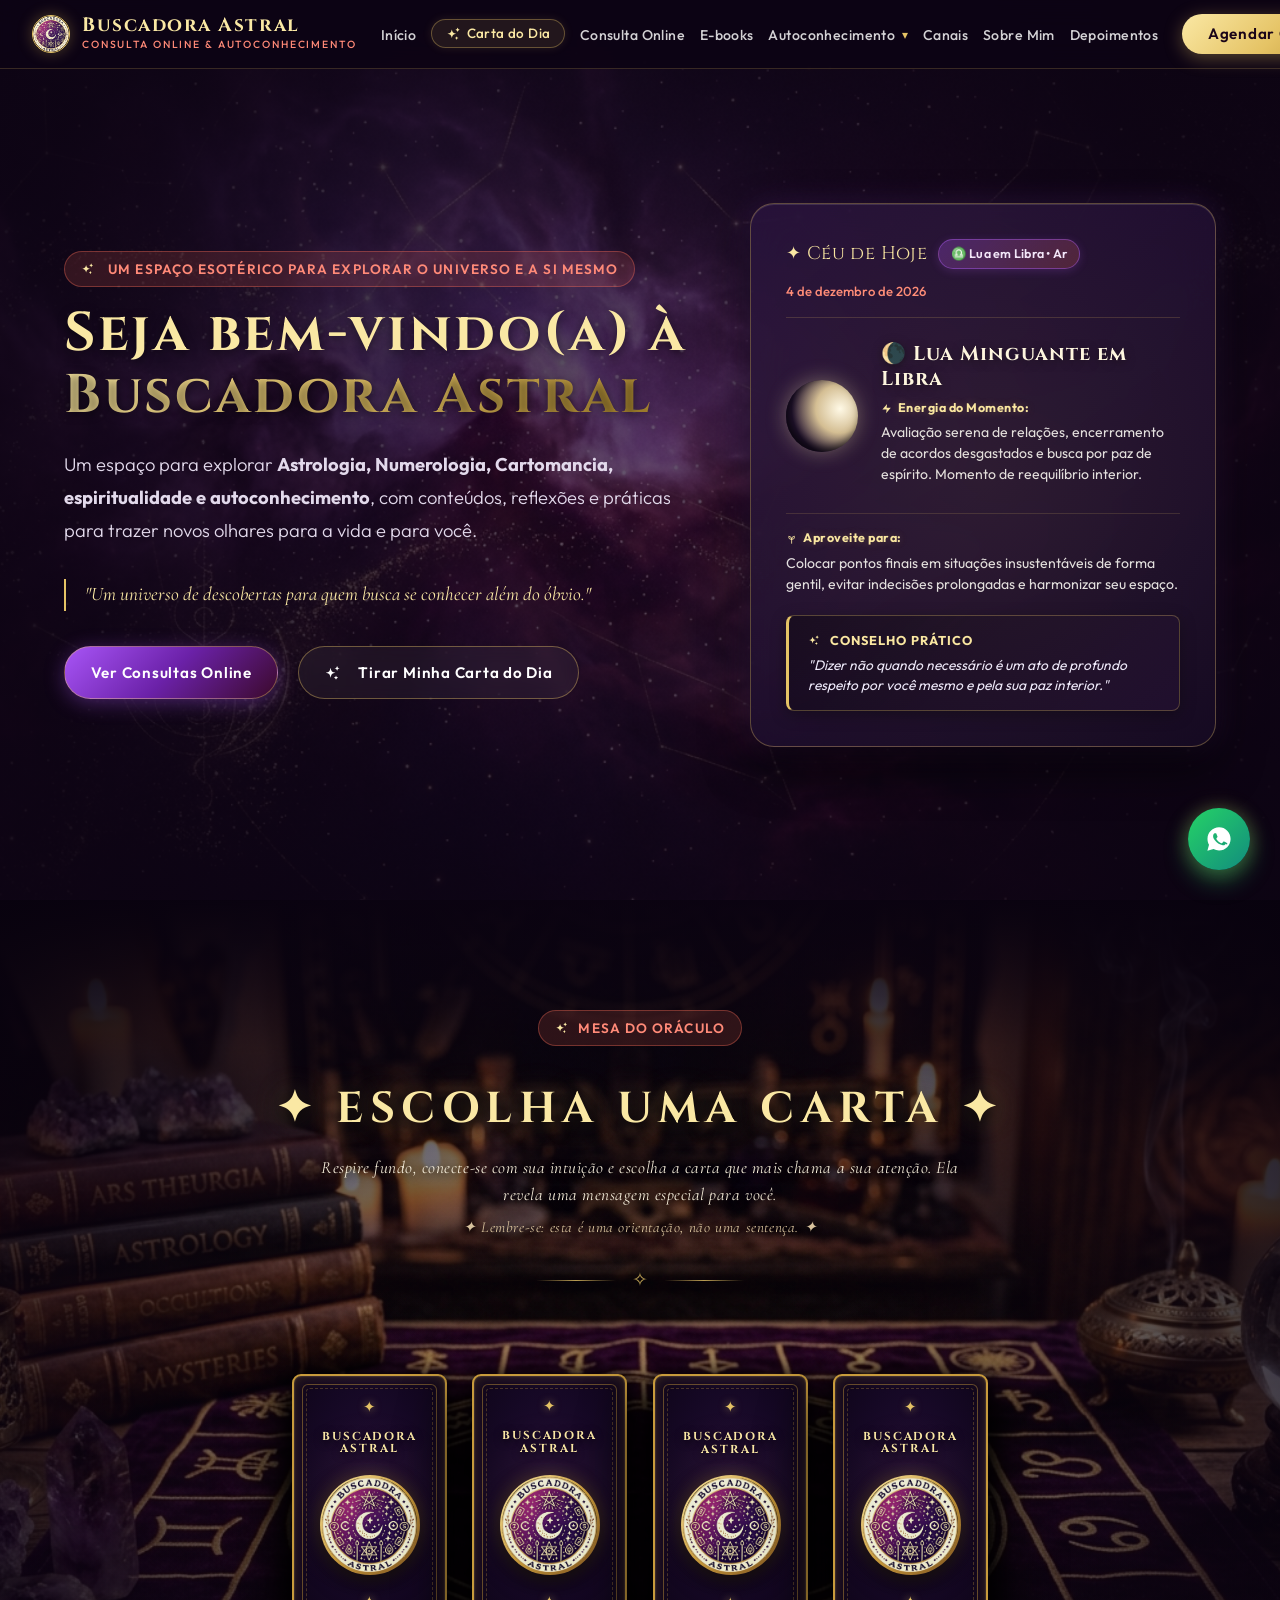
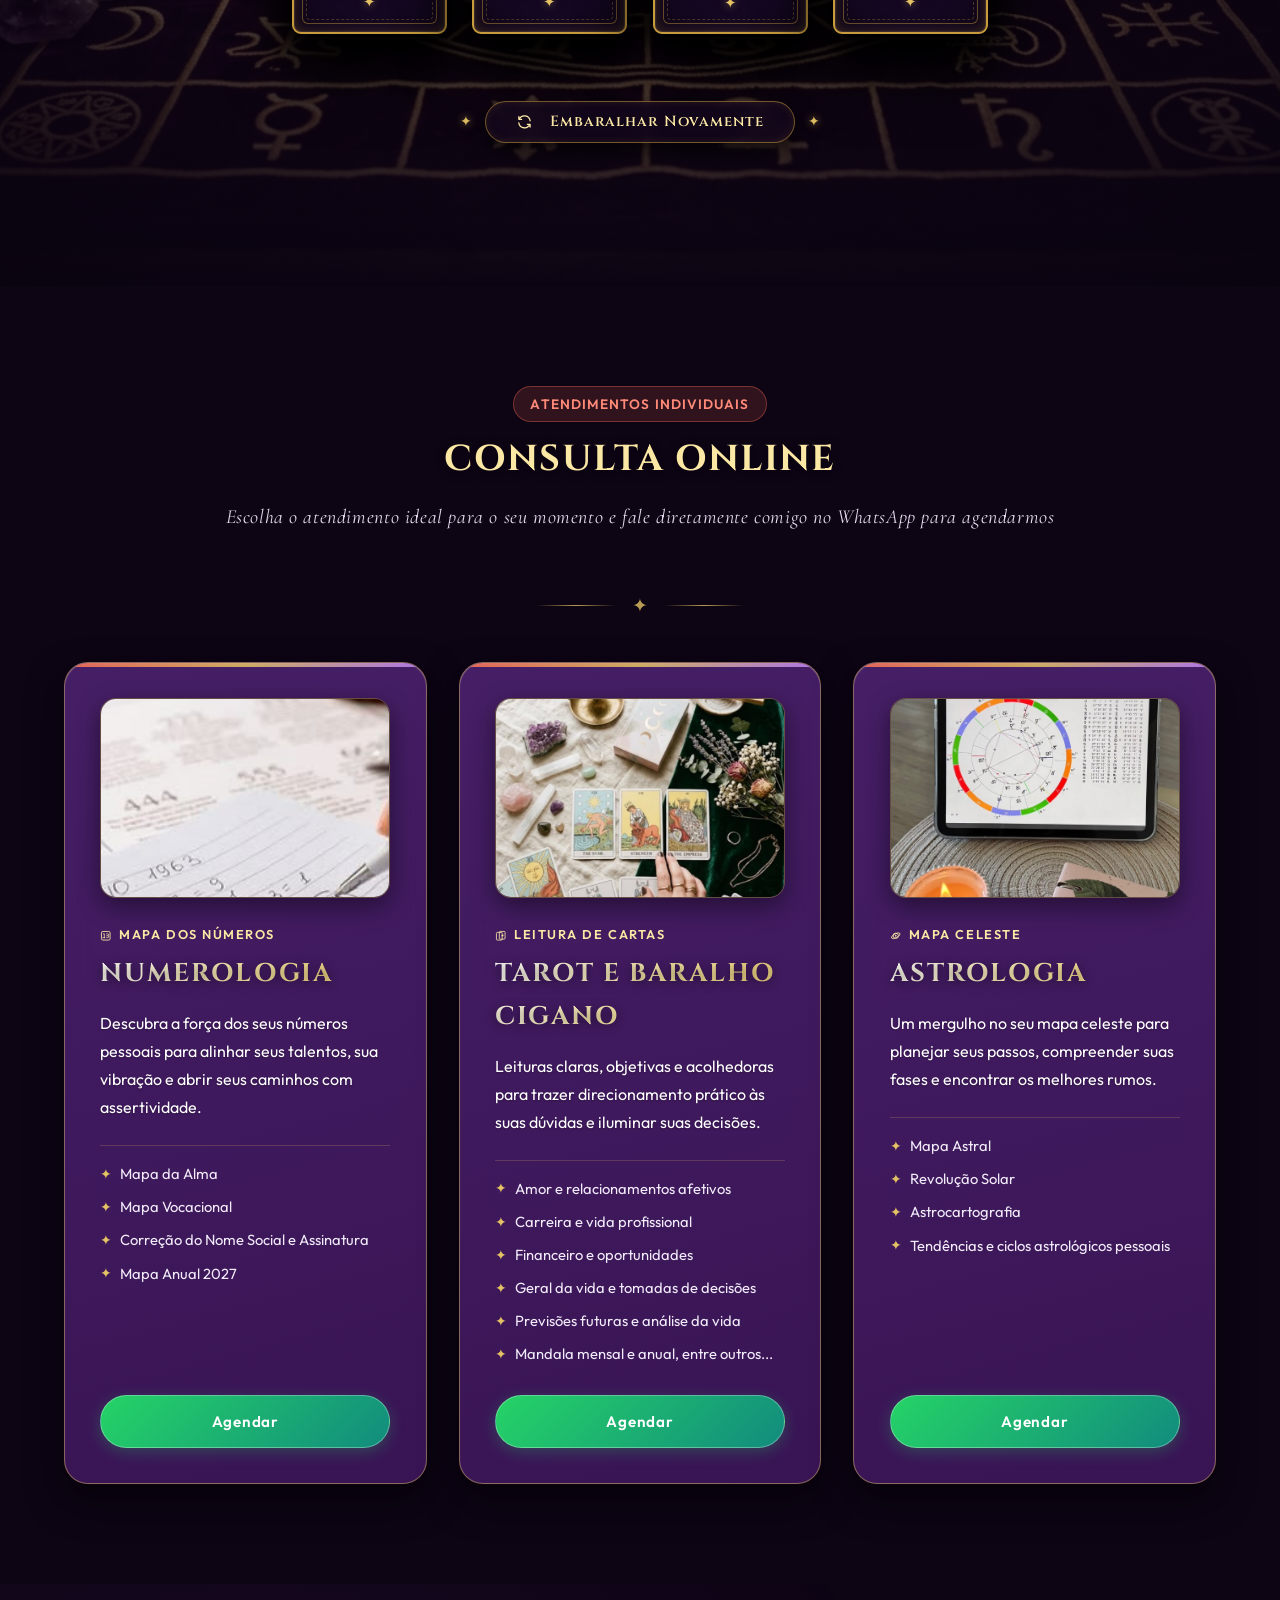
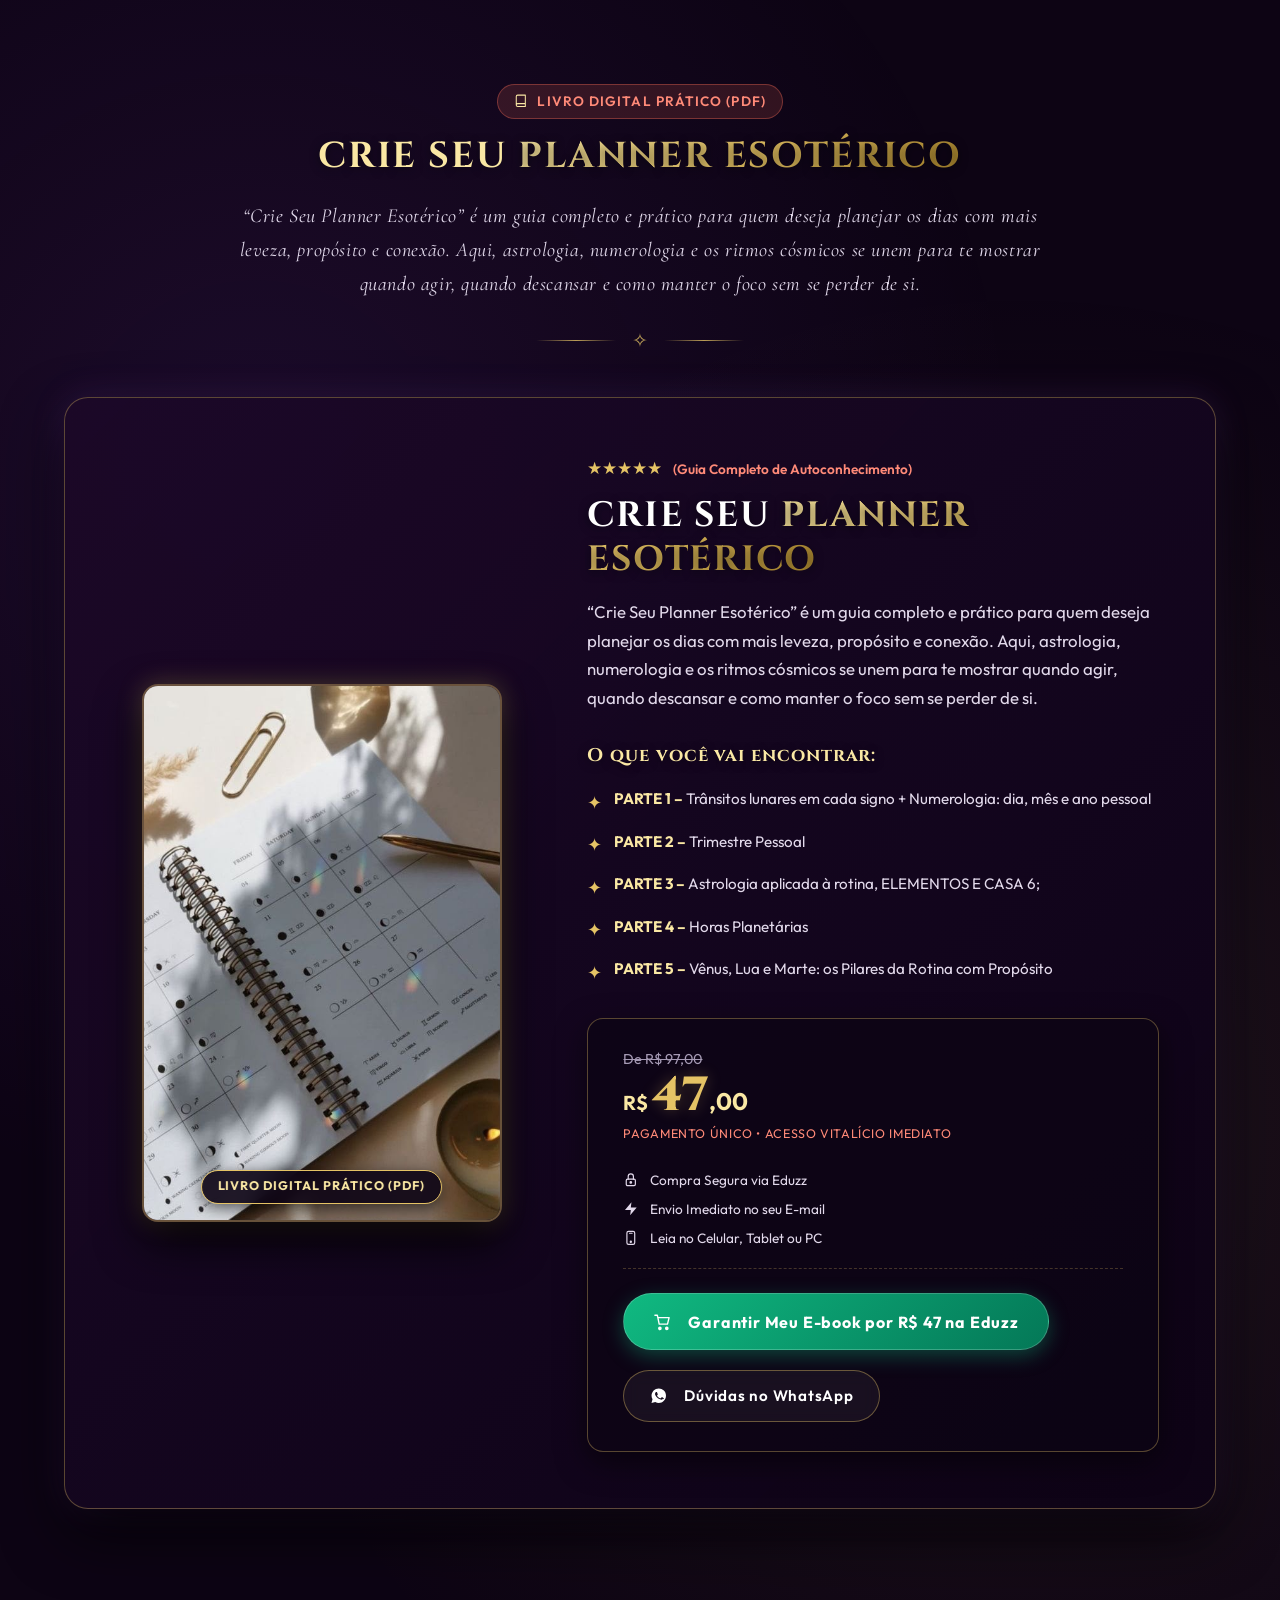
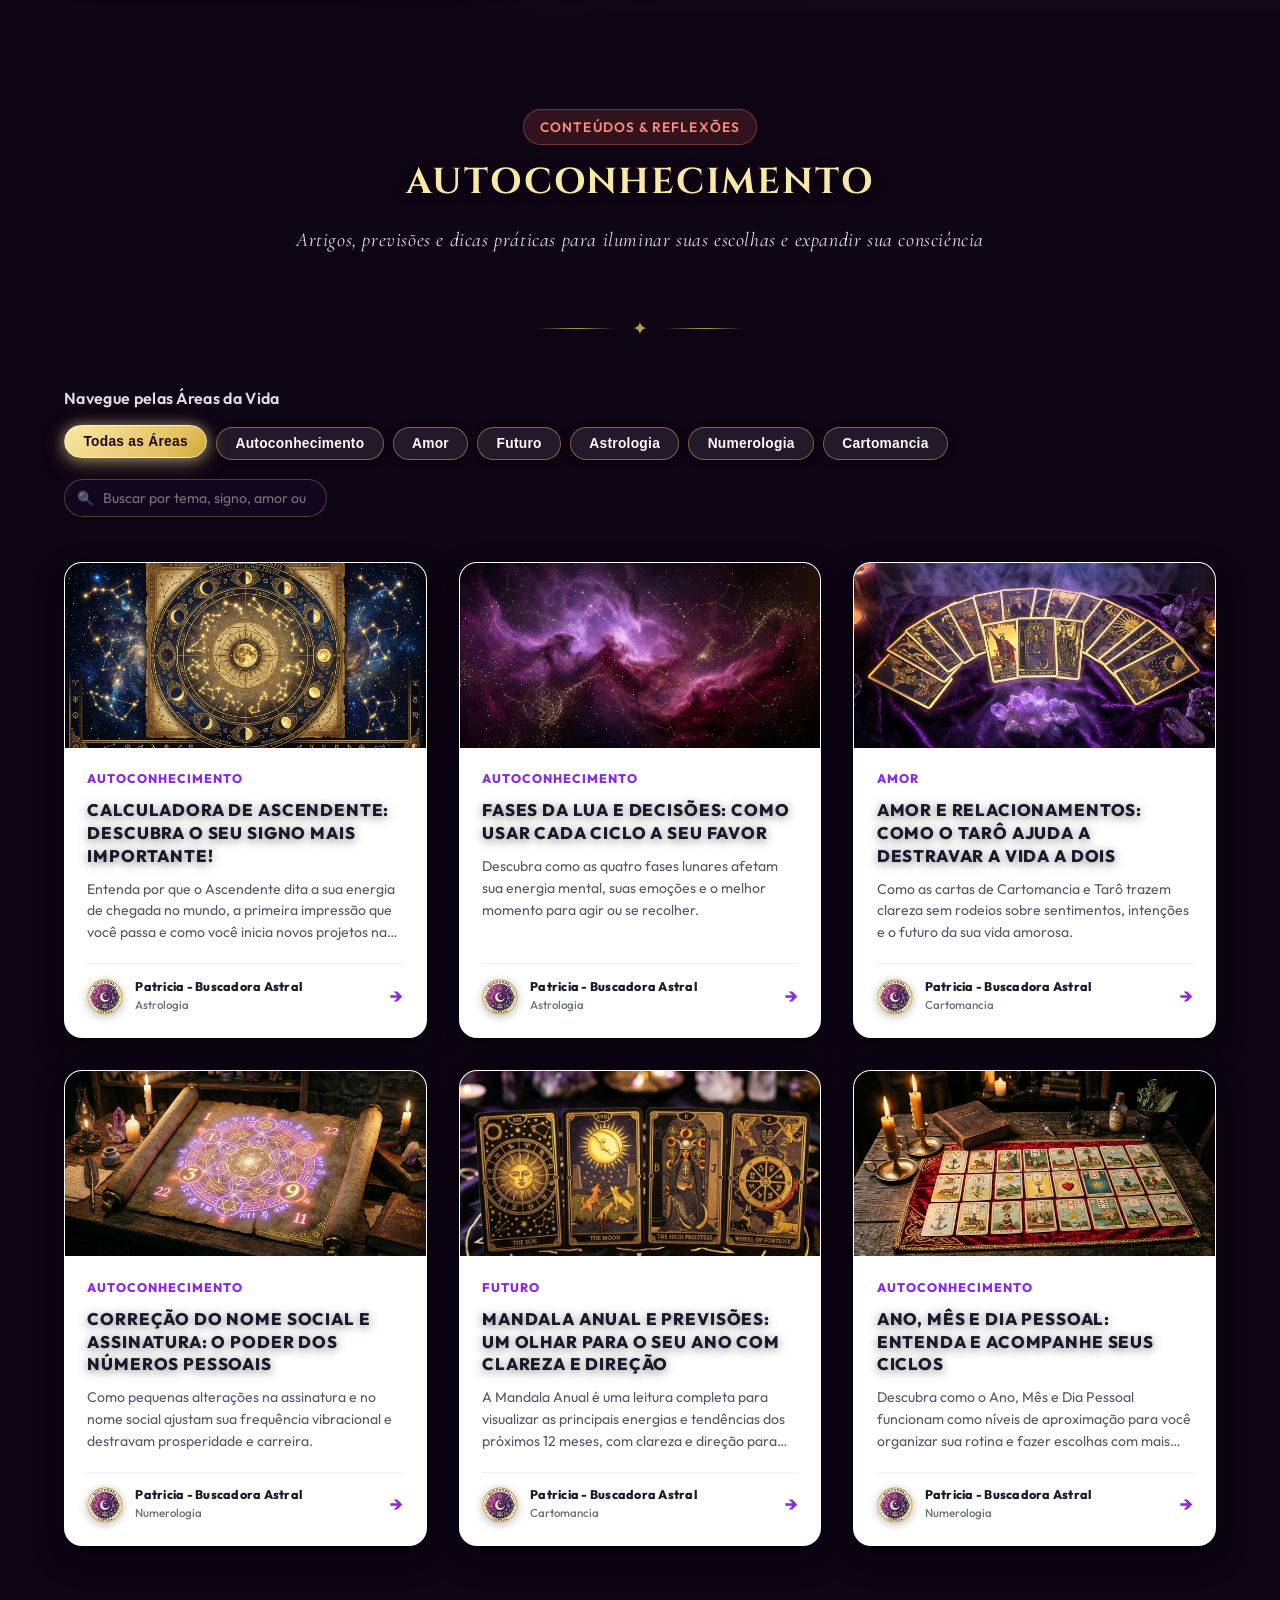
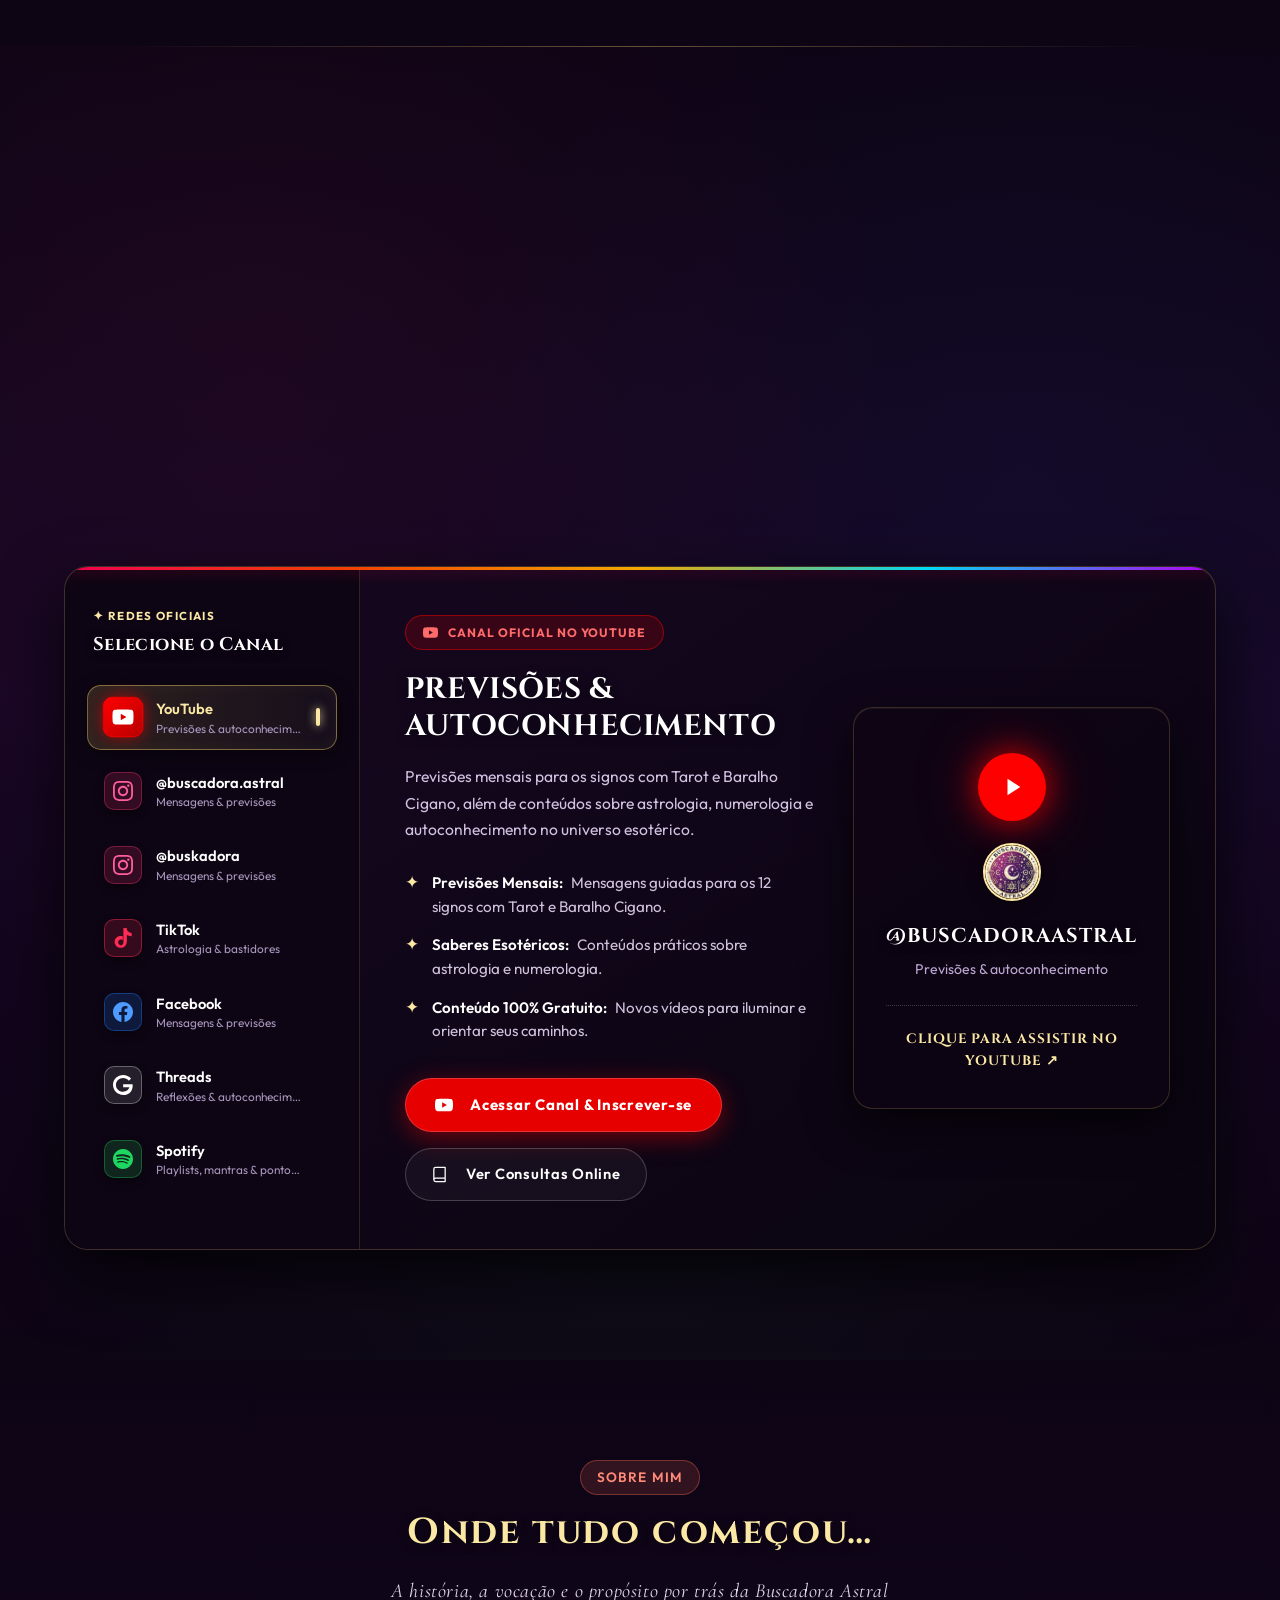
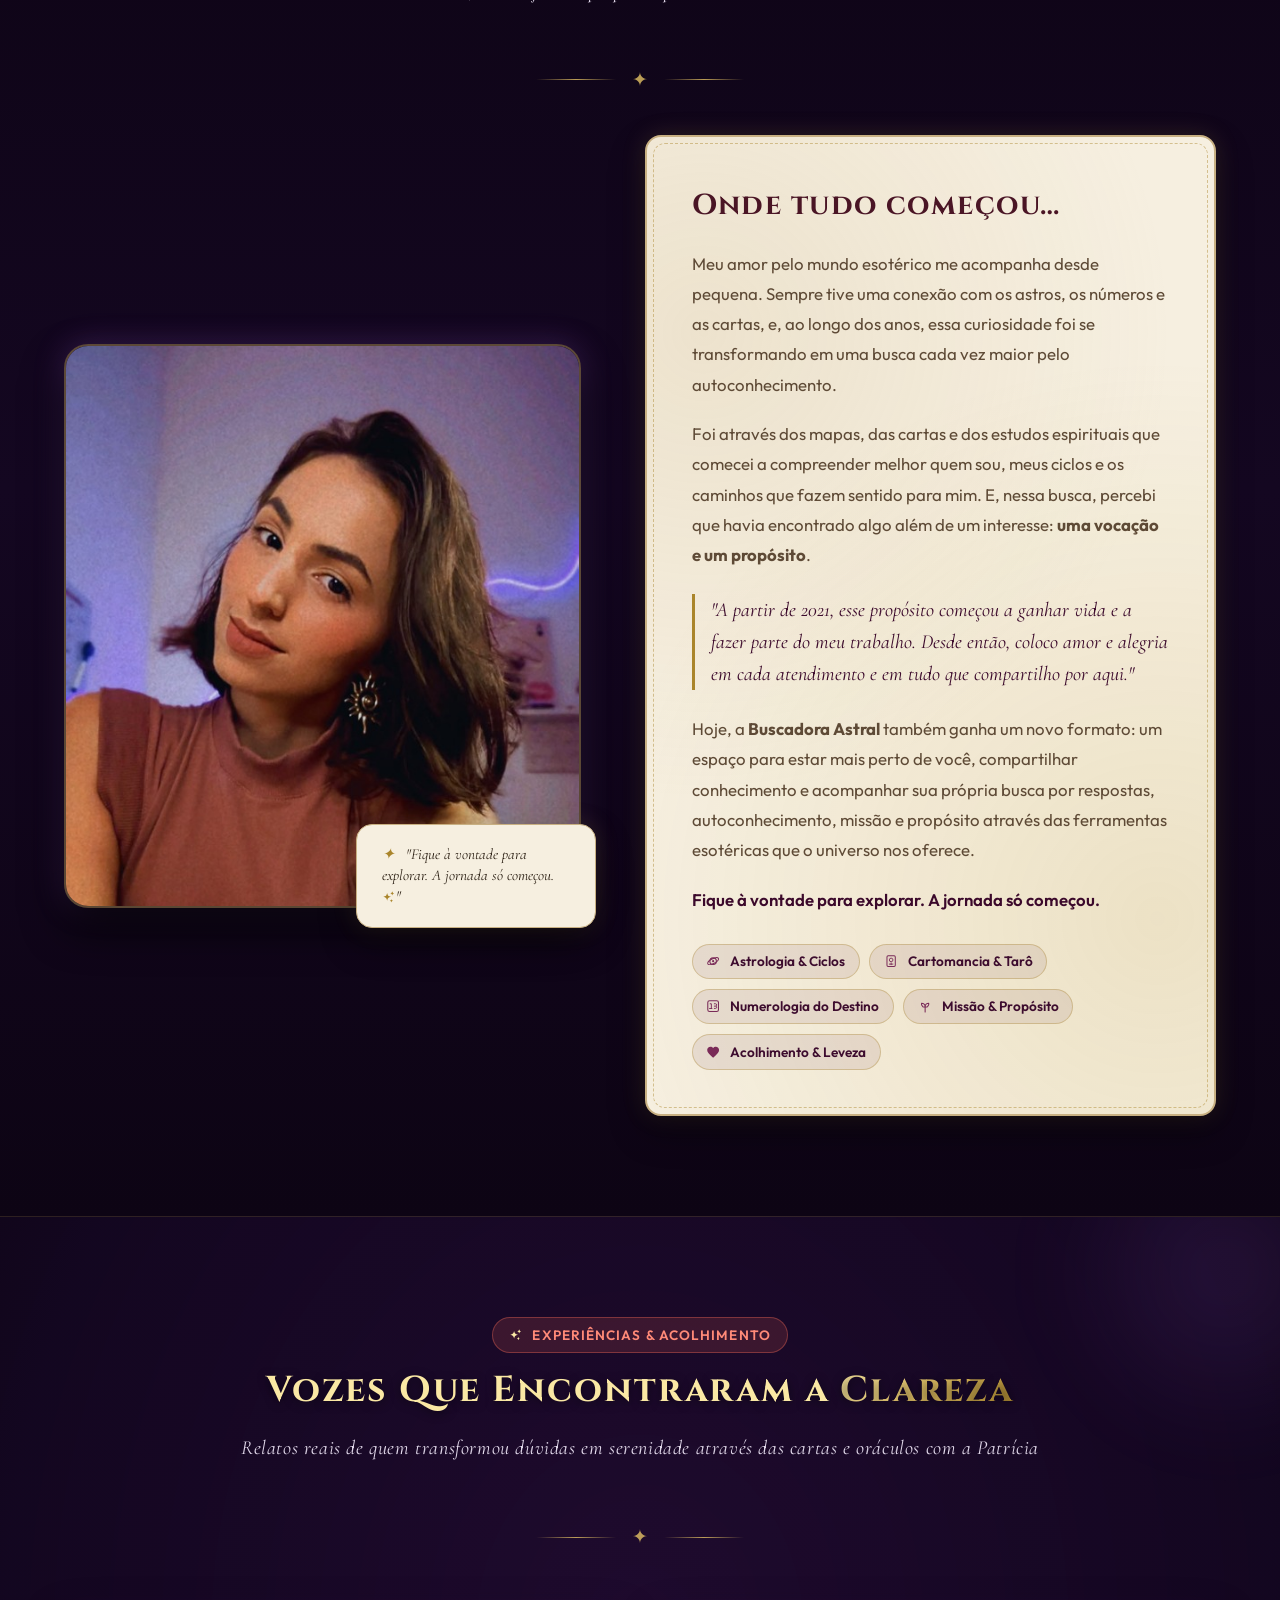
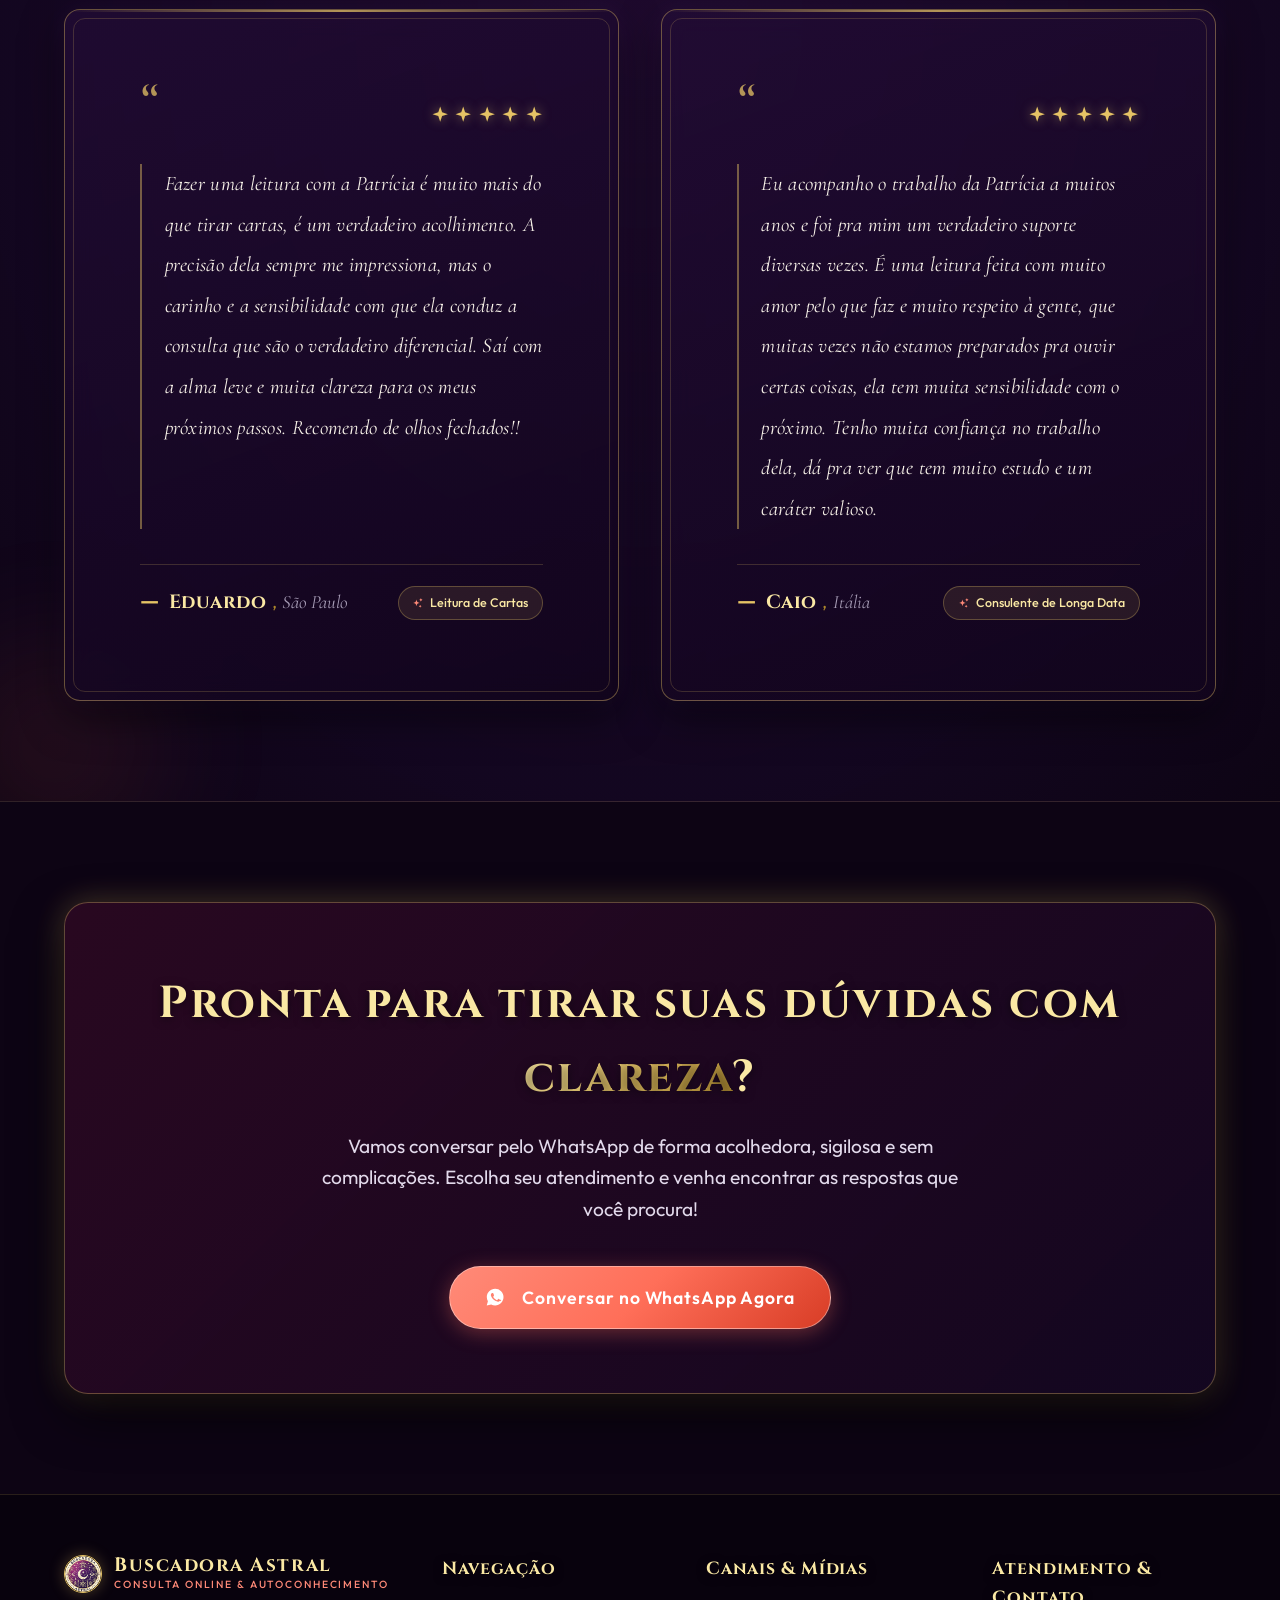
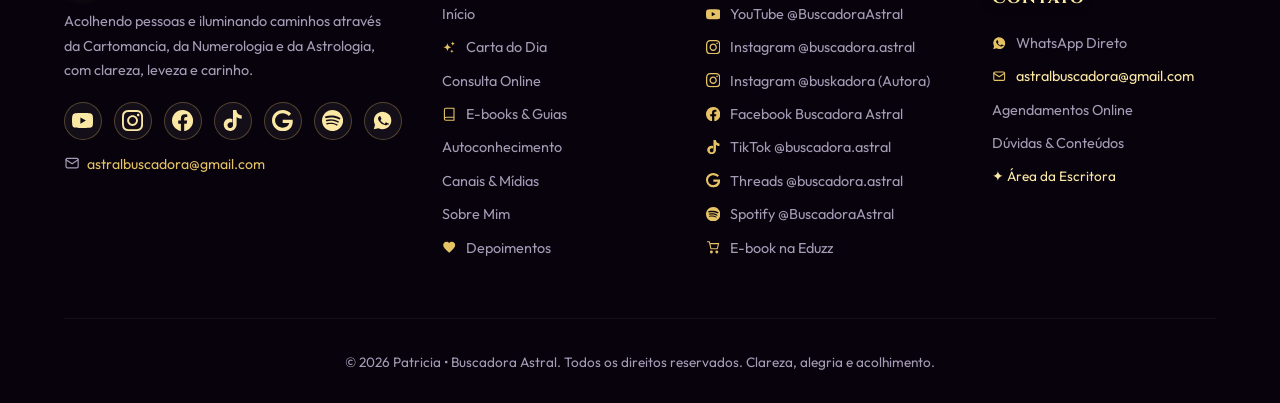
<file: index.html>
<!DOCTYPE html>
<html lang="pt-BR">
<head>
  <meta charset="UTF-8">
  <meta name="viewport" content="width=device-width, initial-scale=1.0">
  <title>Buscadora Astral | Oráculos, Cartas & Saberes Místicos</title>
  <meta name="description" content="Portal da Buscadora Astral: Leitura de Cartas, Tarô, Baralho Cigano, Numerologia, Interpretação de Sonhos e Crônicas Esotéricas. Descubra as mensagens do céu para o seu caminho.">
  
  <!-- Google Fonts -->
  <link rel="preconnect" href="https://fonts.googleapis.com">
  <link rel="preconnect" href="https://fonts.gstatic.com" crossorigin>
  <link href="https://fonts.googleapis.com/css2?family=Cinzel:wght@500;600;700;800&family=Marcellus&family=Cormorant+Garamond:ital,wght@0,400;0,600;1,400;1,600&family=Outfit:wght@300;400;500;600;700&display=swap" rel="stylesheet">
  
  <!-- CSS Stylesheets -->
  <link rel="stylesheet" href="css/style.css?v=20261021_2">
  <link rel="stylesheet" href="css/animations.css">
  <link rel="icon" type="image/jpeg" href="assets/logo_buscadora.jpg">
</head>
<body>

  <!-- ==================== SVG SPRITE DE ÍCONES MONOCROMÁTICOS ==================== -->
  <svg style="display: none;" id="astral-icon-symbols" aria-hidden="true">
    <defs>
      <!-- Sparkles / Brilho místico -->
      <symbol id="icon-sparkles" viewBox="0 0 24 24">
        <path fill="currentColor" d="M9.813 15.904L9 18.75l-.813-2.846a4.5 4.5 0 00-3.09-3.09L2.25 12l2.846-.813a4.5 4.5 0 003.09-3.09L9 5.25l.813 2.846a4.5 4.5 0 003.09 3.09L15.75 12l-2.846.813a4.5 4.5 0 00-3.09 3.09zM18.259 8.715L18 9.75l-.259-1.035a3.375 3.375 0 00-2.455-2.456L14.25 6l1.036-.259a3.375 3.375 0 002.455-2.456L18 2.25l.259 1.035a3.375 3.375 0 002.456 2.456L21.75 6l-1.035.259a3.375 3.375 0 00-2.456 2.456zM16.894 20.567L16.5 21.75l-.394-1.183a2.25 2.25 0 00-1.423-1.423L13.5 18.75l1.183-.394a2.25 2.25 0 001.423-1.423l.394-1.183.394 1.183a2.25 2.25 0 001.423 1.423l1.183.394-1.183.394a2.25 2.25 0 00-1.423 1.423z"/>
      </symbol>
      
      <!-- Estrela 4 pontas -->
      <symbol id="icon-star" viewBox="0 0 24 24">
        <path fill="currentColor" d="M12 2l2.5 7.5L22 12l-7.5 2.5L12 22l-2.5-7.5L2 12l7.5-2.5z"/>
      </symbol>

      <!-- Astrologia / Órbita & Planeta -->
      <symbol id="icon-astrology" viewBox="0 0 24 24">
        <circle cx="12" cy="12" r="5.5" fill="none" stroke="currentColor" stroke-width="1.8"/>
        <ellipse cx="12" cy="12" rx="10" ry="4" fill="none" stroke="currentColor" stroke-width="1.6" transform="rotate(-28 12 12)"/>
        <circle cx="12" cy="12" r="1.8" fill="currentColor"/>
      </symbol>

      <!-- Cartomancia / Cartas sobrepostas -->
      <symbol id="icon-cards" viewBox="0 0 24 24">
        <rect x="3" y="5" width="12" height="16" rx="2" fill="none" stroke="currentColor" stroke-width="1.7"/>
        <rect x="9" y="3" width="12" height="16" rx="2" fill="none" stroke="currentColor" stroke-width="1.7"/>
        <path d="M15 9l1.5 2 2-1.5-1.5 3.5h-4l2-4z" fill="currentColor"/>
      </symbol>

      <!-- Tarô / Cartas com Arcano -->
      <symbol id="icon-tarot" viewBox="0 0 24 24">
        <rect x="5" y="3" width="14" height="18" rx="2" fill="none" stroke="currentColor" stroke-width="1.7"/>
        <circle cx="12" cy="10" r="3" fill="none" stroke="currentColor" stroke-width="1.5"/>
        <path d="M9 17h6M12 15v3" stroke="currentColor" stroke-width="1.5" stroke-linecap="round"/>
      </symbol>

      <!-- Oráculo / Bola de Cristal Monocromática -->
      <symbol id="icon-crystal" viewBox="0 0 24 24">
        <circle cx="12" cy="10" r="7" fill="none" stroke="currentColor" stroke-width="1.8"/>
        <path d="M7 19h10l-2 3H9l-2-3z" fill="currentColor"/>
        <path d="M10 8l.8 1.6 1.7.8-1.7.8-.8 1.6-.8-1.6-1.7-.8 1.7-.8.8-1.6z" fill="currentColor"/>
      </symbol>

      <!-- Numerologia / Matriz de Números -->
      <symbol id="icon-numerology" viewBox="0 0 24 24">
        <rect x="3" y="3" width="18" height="18" rx="3" fill="none" stroke="currentColor" stroke-width="1.8"/>
        <path d="M7 8h2v8M6 16h4M14 8h2a2 2 0 0 1 2 2c0 .9-.6 1.6-1.4 1.9.9.3 1.4 1 1.4 1.9a2 2 0 0 1-2 2h-2M14 12h2" fill="none" stroke="currentColor" stroke-width="1.6" stroke-linecap="round"/>
      </symbol>

      <!-- Acolhimento & Leveza / Coração -->
      <symbol id="icon-heart" viewBox="0 0 24 24">
        <path fill="currentColor" d="M12 21.35l-1.45-1.32C5.4 15.36 2 12.28 2 8.5 2 5.42 4.42 3 7.5 3c1.74 0 3.41.81 4.5 2.09C13.09 3.81 14.76 3 16.5 3 19.58 3 22 5.42 22 8.5c0 3.78-3.4 6.86-8.55 11.54L12 21.35z"/>
      </symbol>

      <!-- Missão & Propósito / Folha & Broto -->
      <symbol id="icon-sprout" viewBox="0 0 24 24">
        <path d="M12 22v-9M12 13a6 6 0 0 1 6-6c0 0 1 3-2 6a6 6 0 0 1-4 0zM12 13a6 6 0 0 0-6-6c0 0-1 3 2 6a6 6 0 0 0 4 0z" fill="none" stroke="currentColor" stroke-width="1.8" stroke-linecap="round" stroke-linejoin="round"/>
      </symbol>

      <!-- YouTube -->
      <symbol id="icon-youtube" viewBox="0 0 24 24">
        <path fill="currentColor" d="M23.498 6.186a3.016 3.016 0 0 0-2.122-2.136C19.505 3.545 12 3.545 12 3.545s-7.505 0-9.377.505A3.017 3.017 0 0 0 .502 6.186C0 8.07 0 12 0 12s0 3.93.502 5.814a3.016 3.016 0 0 0 2.122 2.136c1.871.505 9.376.505 9.376.505s7.505 0 9.377-.505a3.015 3.015 0 0 0 2.122-2.136C24 15.93 24 12 24 12s0-3.93-.502-5.814zM9.545 15.568V8.432L15.818 12l-6.273 3.568z"/>
      </symbol>

      <!-- Spotify -->
      <symbol id="icon-spotify" viewBox="0 0 24 24">
        <path fill="currentColor" d="M12 0C5.373 0 0 5.373 0 12s5.373 12 12 12 12-5.373 12-12S18.627 0 12 0zm5.527 17.306a.754.754 0 0 1-1.04.249c-2.85-1.741-6.438-2.135-10.665-1.168a.754.754 0 0 1-.341-1.469c4.63-1.06 8.583-.615 11.797 1.348a.754.754 0 0 1 .249 1.04zm1.474-3.275a.944.944 0 0 1-1.3.311c-3.262-2.005-8.235-2.586-12.093-1.414a.944.944 0 0 1-.555-1.802c4.408-1.338 9.89-.693 13.637 1.605a.944.944 0 0 1 .311 1.3zm.126-3.41c-3.912-2.323-10.364-2.537-14.093-1.404a1.132 1.132 0 1 1-.655-2.167c4.286-1.3 11.402-1.048 15.91 1.628a1.133 1.133 0 0 1-1.162 1.943z"/>
      </symbol>

      <!-- TikTok -->
      <symbol id="icon-tiktok" viewBox="0 0 24 24">
        <path fill="currentColor" d="M12.525.02c1.31-.02 2.61-.01 3.91-.02.08 1.53.63 3.09 1.75 4.17 1.12 1.11 2.7 1.62 4.24 1.79v4.03c-1.44-.05-2.89-.35-4.2-.97-.57-.26-1.1-.59-1.62-1.01v8.52c-.05 2.5-1.35 4.88-3.49 6.16-2.13 1.28-4.85 1.4-7.09.32-2.23-1.08-3.79-3.27-4.01-5.73-.23-2.47.88-4.94 2.87-6.39 1.99-1.45 4.67-1.74 6.94-.75v4.14c-1.05-.56-2.34-.63-3.45-.19-1.11.44-1.92 1.45-2.11 2.63-.19 1.19.26 2.41 1.18 3.17.92.76 2.19.92 3.26.4 1.07-.51 1.74-1.62 1.77-2.82V.02h-.2z"/>
      </symbol>

      <!-- WhatsApp -->
      <symbol id="icon-whatsapp" viewBox="0 0 24 24">
        <path fill="currentColor" d="M12.04 2c-5.46 0-9.91 4.45-9.91 9.91 0 1.75.46 3.45 1.32 4.95L2.05 22l5.25-1.38c1.45.79 3.08 1.21 4.74 1.21 5.46 0 9.91-4.45 9.91-9.91 0-2.65-1.03-5.14-2.9-7.01A9.82 9.82 0 0 0 12.04 2zm5.79 14.07c-.24.68-1.2 1.25-1.84 1.32-.49.06-1.12.1-3.27-.79-2.75-1.14-4.52-3.95-4.66-4.14-.14-.18-1.12-1.49-1.12-2.84 0-1.36.71-2.02.96-2.3.25-.28.55-.35.73-.35.19 0 .37 0 .53.01.17.01.4.07.61.57.24.58.82 2 .89 2.15.07.15.12.33.02.53-.1.2-.15.33-.3.51-.15.18-.32.4-.46.54-.15.15-.31.32-.13.63.18.31.8 1.32 1.72 2.14 1.18 1.05 2.17 1.38 2.48 1.53.31.15.49.13.67-.08.18-.21.78-.91.99-1.22.21-.31.42-.26.7-.16.28.1 1.78.84 2.09.99.31.15.51.23.59.35.08.13.08.76-.16 1.44z"/>
      </symbol>

      <!-- Instagram -->
      <symbol id="icon-instagram" viewBox="0 0 24 24">
        <path fill="currentColor" d="M12 2.163c3.204 0 3.584.012 4.85.07 3.252.148 4.771 1.691 4.919 4.919.058 1.265.069 1.645.069 4.849 0 3.205-.012 3.584-.069 4.849-.149 3.225-1.664 4.771-4.919 4.919-1.266.058-1.644.07-4.85.07-3.204 0-3.584-.012-4.849-.07-3.26-.149-4.771-1.699-4.919-4.92-.058-1.265-.07-1.644-.07-4.849 0-3.204.013-3.583.07-4.849.149-3.227 1.664-4.771 4.919-4.919 1.266-.057 1.645-.069 4.849-.069zm0-2.163c-3.259 0-3.667.014-4.947.072-4.358.2-6.78 2.618-6.98 6.98-.059 1.281-.073 1.689-.073 4.948 0 3.259.014 3.668.072 4.948.2 4.358 2.618 6.78 6.98 6.98 1.281.058 1.689.072 4.948.072 3.259 0 3.668-.014 4.948-.072 4.354-.2 6.782-2.618 6.979-6.98.059-1.28.073-1.689.073-4.948 0-3.259-.014-3.667-.072-4.947-.196-4.354-2.617-6.78-6.979-6.98-1.281-.059-1.69-.073-4.949-.073zm0 5.838c-3.403 0-6.162 2.759-6.162 6.162s2.759 6.163 6.162 6.163 6.162-2.759 6.162-6.163c0-3.403-2.759-6.162-6.162-6.162zm0 10.162c-2.209 0-4-1.79-4-4 0-2.209 1.791-4 4-4s4 1.791 4 4c0 2.21-1.791 4-4 4zm6.406-11.845c-.796 0-1.441.645-1.441 1.44s.645 1.44 1.441 1.44c.795 0 1.439-.645 1.439-1.44s-.644-1.44-1.439-1.44z"/>
      </symbol>

      <!-- Threads -->
      <symbol id="icon-threads" viewBox="0 0 24 24">
        <path fill="currentColor" d="M12.186 24h-.007C5.463 24 0 18.537 0 11.814 0 5.094 5.46.004 12.18.004c3.673 0 7.07 1.517 9.537 4.168l-2.693 2.64c-1.805-1.93-4.283-3.088-6.844-3.088-4.78 0-8.665 3.658-8.665 8.16 0 4.502 3.885 8.16 8.665 8.16 3.69 0 6.64-2.128 7.49-5.328h-7.49v-3.72h11.23c.12.63.19 1.28.19 1.95 0 6.27-4.16 11.26-11.414 11.26z"/>
      </symbol>

      <!-- Facebook -->
      <symbol id="icon-facebook" viewBox="0 0 24 24">
        <path fill="currentColor" d="M24 12.073c0-6.627-5.373-12-12-12s-12 5.373-12 12c0 5.99 4.388 10.954 10.125 11.854v-8.385H7.078v-3.47h3.047V9.43c0-3.007 1.792-4.669 4.533-4.669 1.312 0 2.686.235 2.686.235v2.953H15.83c-1.491 0-1.956.925-1.956 1.874v2.25h3.328l-.532 3.47h-2.796v8.385C19.612 23.027 24 18.062 24 12.073z"/>
      </symbol>

      <!-- Carrinho de Compras / Loja -->
      <symbol id="icon-cart" viewBox="0 0 24 24">
        <circle cx="9" cy="20" r="1.5" fill="currentColor"/>
        <circle cx="18" cy="20" r="1.5" fill="currentColor"/>
        <path d="M2.5 3h3.2l2.4 11.5h10.8l2.1-8.5H7.2" fill="none" stroke="currentColor" stroke-width="1.8" stroke-linecap="round" stroke-linejoin="round"/>
      </symbol>

      <!-- Cadeado / Segurança -->
      <symbol id="icon-lock" viewBox="0 0 24 24">
        <rect x="5" y="11" width="14" height="10" rx="2" fill="none" stroke="currentColor" stroke-width="1.8"/>
        <path d="M8 11V7a4 4 0 0 1 8 0v4" fill="none" stroke="currentColor" stroke-width="1.8" stroke-linecap="round"/>
        <circle cx="12" cy="16" r="1.2" fill="currentColor"/>
      </symbol>

      <!-- Raio / Energia Imediata -->
      <symbol id="icon-zap" viewBox="0 0 24 24">
        <polygon points="13 2 3 14 12 14 11 22 21 10 12 10 13 2" fill="currentColor"/>
      </symbol>

      <!-- Smartphone / Mobile -->
      <symbol id="icon-mobile" viewBox="0 0 24 24">
        <rect x="6" y="2" width="12" height="20" rx="2.5" fill="none" stroke="currentColor" stroke-width="1.8"/>
        <circle cx="12" cy="18" r="0.9" fill="currentColor"/>
        <line x1="10" y1="5" x2="14" y2="5" stroke="currentColor" stroke-width="1.8" stroke-linecap="round"/>
      </symbol>

      <!-- Embaralhar / Atualizar -->
      <symbol id="icon-refresh" viewBox="0 0 24 24">
        <path d="M20 11a8.1 8.1 0 0 0-15.5-2m-.5-4v4h4m-4 5a8.1 8.1 0 0 0 15.5 2m.5 4v-4h-4" fill="none" stroke="currentColor" stroke-width="1.8" stroke-linecap="round" stroke-linejoin="round"/>
      </symbol>

      <!-- Livro / E-book -->
      <symbol id="icon-book" viewBox="0 0 24 24">
        <path d="M4 19.5A2.5 2.5 0 0 1 6.5 17H20M4 19.5A2.5 2.5 0 0 0 6.5 22H20V2H6.5A2.5 2.5 0 0 0 4 4.5v15z" fill="none" stroke="currentColor" stroke-width="1.8" stroke-linecap="round" stroke-linejoin="round"/>
      </symbol>

      <!-- Email -->
      <symbol id="icon-mail" viewBox="0 0 24 24">
        <rect x="3" y="5" width="18" height="14" rx="2" fill="none" stroke="currentColor" stroke-width="1.8"/>
        <polyline points="3 7 12 13 21 7" fill="none" stroke="currentColor" stroke-width="1.8" stroke-linecap="round" stroke-linejoin="round"/>
      </symbol>

      <!-- Play Button -->
      <symbol id="icon-play" viewBox="0 0 24 24">
        <polygon points="6 4 20 12 6 20 6 4" fill="currentColor"/>
      </symbol>

      <!-- Compartilhar -->
      <symbol id="icon-share" viewBox="0 0 24 24">
        <circle cx="18" cy="5" r="3" fill="none" stroke="currentColor" stroke-width="1.8"/>
        <circle cx="6" cy="12" r="3" fill="none" stroke="currentColor" stroke-width="1.8"/>
        <circle cx="18" cy="19" r="3" fill="none" stroke="currentColor" stroke-width="1.8"/>
        <line x1="8.59" y1="13.51" x2="15.42" y2="17.49" stroke="currentColor" stroke-width="1.8"/>
        <line x1="15.41" y1="6.51" x2="8.59" y2="10.49" stroke="currentColor" stroke-width="1.8"/>
      </symbol>

      <!-- Comentar -->
      <symbol id="icon-comment" viewBox="0 0 24 24">
        <path d="M21 15a2 2 0 0 1-2 2H7l-4 4V5a2 2 0 0 1 2-2h14a2 2 0 0 1 2 2z" fill="none" stroke="currentColor" stroke-width="1.8" stroke-linecap="round" stroke-linejoin="round"/>
      </symbol>

      <!-- Menu Hambúrguer -->
      <symbol id="icon-menu" viewBox="0 0 24 24">
        <line x1="3" y1="6" x2="21" y2="6" stroke="currentColor" stroke-width="2" stroke-linecap="round"/>
        <line x1="3" y1="12" x2="21" y2="12" stroke="currentColor" stroke-width="2" stroke-linecap="round"/>
        <line x1="3" y1="18" x2="21" y2="18" stroke="currentColor" stroke-width="2" stroke-linecap="round"/>
      </symbol>

      <!-- Aspas Místicas / Quote -->
      <symbol id="icon-quote" viewBox="0 0 24 24">
        <path fill="currentColor" d="M4.583 17.321C3.553 16.227 3 15 3 13.011c0-3.5 2.457-6.637 6.03-8.188l.893 1.378c-3.335 1.804-3.987 4.145-4.247 5.621.537-.278 1.24-.375 1.929-.311 1.804.167 3.226 1.648 3.226 3.489a3.5 3.5 0 0 1-3.5 3.5c-1.073 0-2.099-.49-2.748-1.179zm10 0C13.553 16.227 13 15 13 13.011c0-3.5 2.457-6.637 6.03-8.188l.893 1.378c-3.335 1.804-3.987 4.145-4.247 5.621.537-.278 1.24-.375 1.929-.311 1.804.167 3.226 1.648 3.226 3.489a3.5 3.5 0 0 1-3.5 3.5c-1.073 0-2.099-.49-2.748-1.179z"/>
      </symbol>

      <!-- Marcador de Localização / Pin -->
      <symbol id="icon-map-pin" viewBox="0 0 24 24">
        <path fill="currentColor" d="M12 2C8.13 2 5 5.13 5 9c0 5.25 7 13 7 13s7-7.75 7-13c0-3.87-3.13-7-7-7zm0 9.5a2.5 2.5 0 1 1 0-5 2.5 2.5 0 0 1 0 5z"/>
      </symbol>
    </defs>
  </svg>

  <!-- Canvas Interativo de Constelações e Poeira Estelar -->
  <canvas id="stars-canvas"></canvas>

  <!-- ==================== HEADER & NAVBAR ==================== -->
  <header class="site-header" id="site-header">
    <div class="nav-container nav-wrapper">
      <a href="#inicio" class="logo" id="header-logo">
        <img src="assets/logo_buscadora.jpg" alt="Logo Buscadora Astral" class="logo-img" />
        <div class="logo-text">
          <span class="logo-title">Buscadora Astral</span>
          <span class="logo-subtitle">Consulta Online & Autoconhecimento</span>
        </div>
      </a>

      <nav class="nav-menu" id="nav-menu">
        <ul class="nav-links">
          <li><a href="#inicio" class="nav-link">Início</a></li>
          <li><a href="#oraculo" class="nav-link nav-highlight"><svg class="icon-svg"><use href="#icon-sparkles"></use></svg> Carta do Dia</a></li>
          <li><a href="#catalogo" class="nav-link">Consulta Online</a></li>
          <li><a href="#ebooks" class="nav-link">E-books</a></li>
          <li class="nav-item-dropdown">
            <a href="#autoconhecimento" class="nav-link dropdown-toggle" id="nav-saberes-toggle">
              Autoconhecimento <span class="dropdown-arrow">▾</span>
            </a>
            <ul class="dropdown-menu" id="nav-saberes-dropdown">
              <li><a href="#autoconhecimento" data-category="astrologia"><span class="drop-icon"><svg class="icon-svg"><use href="#icon-astrology"></use></svg></span> Astrologia</a></li>
              <li><a href="#autoconhecimento" data-category="cartomancia"><span class="drop-icon"><svg class="icon-svg"><use href="#icon-cards"></use></svg></span> Cartomancia</a></li>
              <li><a href="#autoconhecimento" data-category="tarot"><span class="drop-icon"><svg class="icon-svg"><use href="#icon-tarot"></use></svg></span> Tarô</a></li>
              <li><a href="#autoconhecimento" data-category="numerologia"><span class="drop-icon"><svg class="icon-svg"><use href="#icon-numerology"></use></svg></span> Numerologia</a></li>
            </ul>
          </li>
          <li><a href="#canais" class="nav-link">Canais</a></li>
          <li><a href="#sobre" class="nav-link">Sobre Mim</a></li>
          <li><a href="#depoimentos" class="nav-link">Depoimentos</a></li>
        </ul>
      </nav>

      <div class="header-actions">
        <a href="#catalogo" class="btn btn-header-cta" id="btn-header-cta">Agendar Consulta</a>
        <button class="mobile-toggle" id="mobile-menu-toggle" aria-label="Abrir Menu">
          <svg class="icon-svg" style="width: 22px; height: 22px;"><use href="#icon-menu"></use></svg>
        </button>
      </div>
    </div>
  </header>

  <main>
    <!-- ==================== HERO SECTION ==================== -->
    <section class="hero-section" id="inicio">
      <div class="hero-overlay"></div>
      <div class="container hero-grid">
        <div class="hero-content">
          <div class="coral-badge">
            <svg class="icon-svg"><use href="#icon-sparkles"></use></svg> Um espaço esotérico para explorar o universo e a si mesmo
          </div>
          <h1>Seja bem-vindo(a) à <span class="gold-text">Buscadora Astral</span></h1>
          <p class="hero-description">
            Um espaço para explorar <strong>Astrologia, Numerologia, Cartomancia, espiritualidade e autoconhecimento</strong>, com conteúdos, reflexões e práticas para trazer novos olhares para a vida e para você.
          </p>
          <div class="hero-quote">
            "Um universo de descobertas para quem busca se conhecer além do óbvio."
          </div>
          <div class="hero-buttons">
            <a href="#catalogo" class="btn btn-primary" id="hero-btn-catalogo">
              Ver Consultas Online
            </a>
            <a href="#oraculo" class="btn btn-outline" id="hero-btn-oraculo">
              <svg class="icon-svg"><use href="#icon-sparkles"></use></svg> Tirar Minha Carta do Dia
            </a>
          </div>
        </div>

        <!-- Widget de Energia do Dia -->
        <div class="celestial-widget float-element">
          <div class="widget-header">
            <div class="widget-header-left">
              <span class="widget-title">✦ Céu de Hoje</span>
              <span class="widget-sign-badge" id="current-moon-sign-badge">♊ Lua em Gêmeos &bull; Ar</span>
            </div>
            <span class="widget-date" id="current-celestial-date">Hoje</span>
          </div>
          <div class="moon-phase-display">
            <div class="moon-visual" id="current-moon-visual"></div>
            <div class="moon-info">
              <h4 id="current-moon-phase">🌑 Lua Nova</h4>
              <div class="celestial-section">
                <span class="celestial-label"><svg class="icon-svg" style="width:0.9em;height:0.9em;margin-right:0.2rem;"><use href="#icon-zap"></use></svg> Energia do Momento:</span>
                <p id="current-moon-desc">Sintonizando com o momento astral presente...</p>
              </div>
            </div>
          </div>
          <div class="celestial-details">
            <div class="celestial-section">
              <span class="celestial-label"><svg class="icon-svg stroke" style="width:0.9em;height:0.9em;margin-right:0.2rem;"><use href="#icon-sprout"></use></svg> Aproveite para:</span>
              <p id="current-moon-actions">Direcionar suas energias para o que está favorecido hoje.</p>
            </div>
            <div class="daily-energy">
              <h5><svg class="icon-svg" style="width:0.95em;height:0.95em;margin-right:0.25rem;"><use href="#icon-sparkles"></use></svg> Conselho Prático</h5>
              <p id="current-daily-advice">"Dê um passo de cada vez com serenidade e confie no seu processo."</p>
            </div>
          </div>
        </div>
      </div>
    </section>

    <!-- ==================== CARTA DO DIA / ORÁCULO INTERATIVO ==================== -->
    <section class="oracle-section" id="oraculo">
      <div class="container oracle-container">
        <div class="coral-badge" style="display: inline-block;">
          <svg class="icon-svg"><use href="#icon-sparkles"></use></svg> Mesa do Oráculo
        </div>
        <h2 class="oracle-title">✦ ESCOLHA UMA CARTA ✦</h2>
        <p class="section-subtitle oracle-lead-text">Respire fundo, conecte-se com sua intuição e escolha a carta que mais chama a sua atenção. Ela revela uma mensagem especial para você.</p>
        <p class="oracle-disclaimer">✦ Lembre-se: esta é uma orientação, não uma sentença. ✦</p>
        <div class="mystic-divider"><span>✧</span></div>

        <div class="oracle-deck-area">
          <div class="cards-spread" id="oracle-spread">
            <!-- Cartas com imagens dos arcanos inseridas dinamicamente via JS -->
          </div>

          <div class="oracle-shuffle-wrapper">
            <span class="shuffle-star">✦</span>
            <button class="btn btn-shuffle-pill" id="btn-shuffle-oracle">
              <svg class="icon-svg stroke"><use href="#icon-refresh"></use></svg> Embaralhar Novamente
            </button>
            <span class="shuffle-star">✦</span>
          </div>

          <!-- Caixa com o Resultado da Carta Revelada (Com Imagem do Arcano) -->
          <div class="oracle-result-box" id="oracle-result">
            <div class="oracle-result-grid">
              <div class="oracle-result-card-side">
                <img id="result-card-image" src="assets/cards/o_sol.jpg" alt="Arcano Revelado" class="result-card-img" />
              </div>
              <div class="oracle-result-content-side">
                <div class="oracle-card-titles">
                  <h3 id="result-card-name">O Sol (Arcano XIX)</h3>
                  <span id="result-card-archetype">Alegria, Sucesso & Vitalidade</span>
                </div>
                <p class="oracle-message" id="result-card-message">
                  Mensagem acolhedora da carta...
                </p>
                <div class="oracle-advice" id="result-card-advice">
                  Conselho prático e positivo para o seu dia...
                </div>
                <div class="oracle-actions">
                  <a href="#" class="btn btn-whatsapp-service" id="btn-whatsapp-oracle" style="width: auto;">
                    <svg class="icon-svg"><use href="#icon-whatsapp"></use></svg> Conversar no WhatsApp sobre esta Carta
                  </a>
                </div>
              </div>
            </div>
          </div>
        </div>
      </div>
    </section>

    <!-- ==================== CONSULTA ONLINE (SERVIÇOS OFICIAIS) ==================== -->
    <section class="services-section" id="catalogo">
      <div class="container">
        <div class="coral-badge" style="display: block; width: fit-content; margin: 0 auto 0.5rem;">
          Atendimentos Individuais
        </div>
        <h2>CONSULTA ONLINE</h2>
        <p class="section-subtitle">Escolha o atendimento ideal para o seu momento e fale diretamente comigo no WhatsApp para agendarmos</p>
        <div class="mystic-divider"><span>✦</span></div>

        <div class="services-grid services-three-col">
          <!-- 1. NUMEROLOGIA -->
          <div class="service-card reveal-on-scroll">
            <div class="service-image-container">
              <img src="assets/foto_numerologia.jpg" alt="Consulta de Numerologia" class="service-thumbnail">
            </div>
            <div>
              <div class="service-tag-header"><svg class="icon-svg" style="width: 0.9em; height: 0.9em; margin-right: 0.2rem;"><use href="#icon-numerology"></use></svg> Mapa dos Números</div>
              <h3 class="service-title">NUMEROLOGIA</h3>
              <p class="service-desc">
                Descubra a força dos seus números pessoais para alinhar seus talentos, sua vibração e abrir seus caminhos com assertividade.
              </p>
              <ul class="service-features">
                <li>Mapa da Alma</li>
                <li>Mapa Vocacional</li>
                <li>Correção do Nome Social e Assinatura</li>
                <li>Mapa Anual 2027</li>
              </ul>
            </div>
            <div class="service-action">
              <a href="#" class="btn btn-whatsapp-service" data-service-name="Consulta Online de Numerologia">
                Agendar
              </a>
            </div>
          </div>

          <!-- 2. TAROT & BARALHO CIGANO -->
          <div class="service-card reveal-on-scroll">
            <div class="service-image-container">
              <img src="assets/foto_tarot.jpg" alt="Consulta de Tarot e Baralho Cigano" class="service-thumbnail">
            </div>
            <div>
              <div class="service-tag-header"><svg class="icon-svg" style="width: 0.9em; height: 0.9em; margin-right: 0.2rem;"><use href="#icon-cards"></use></svg> Leitura de Cartas</div>
              <h3 class="service-title">TAROT E BARALHO CIGANO</h3>
              <p class="service-desc">
                Leituras claras, objetivas e acolhedoras para trazer direcionamento prático às suas dúvidas e iluminar suas decisões.
              </p>
              <ul class="service-features">
                <li>Amor e relacionamentos afetivos</li>
                <li>Carreira e vida profissional</li>
                <li>Financeiro e oportunidades</li>
                <li>Geral da vida e tomadas de decisões</li>
                <li>Previsões futuras e análise da vida</li>
                <li>Mandala mensal e anual, entre outros...</li>
              </ul>
            </div>
            <div class="service-action">
              <a href="#" class="btn btn-whatsapp-service" data-service-name="Consulta Online de Tarot e Baralho Cigano">
                Agendar
              </a>
            </div>
          </div>

          <!-- 3. ASTROLOGIA -->
          <div class="service-card reveal-on-scroll">
            <div class="service-image-container">
              <img src="assets/foto_astrologia.jpg" alt="Consulta de Astrologia e Mapa Astral" class="service-thumbnail">
            </div>
            <div>
              <div class="service-tag-header"><svg class="icon-svg" style="width: 0.9em; height: 0.9em; margin-right: 0.2rem;"><use href="#icon-astrology"></use></svg> Mapa Celeste</div>
              <h3 class="service-title">ASTROLOGIA</h3>
              <p class="service-desc">
                Um mergulho no seu mapa celeste para planejar seus passos, compreender suas fases e encontrar os melhores rumos.
              </p>
              <ul class="service-features">
                <li>Mapa Astral</li>
                <li>Revolução Solar</li>
                <li>Astrocartografia</li>
                <li>Tendências e ciclos astrológicos pessoais</li>
              </ul>
            </div>
            <div class="service-action">
              <a href="#" class="btn btn-whatsapp-service" data-service-name="Consulta Online de Astrologia">
                Agendar
              </a>
            </div>
          </div>
        </div>
      </div>
    </section>

    <!-- ==================== BIBLIOTECA ASTRAL / E-BOOKS & INFOPRODUTOS ==================== -->
    <section class="ebooks-section" id="ebooks">
      <div class="container">
        <div class="coral-badge" style="display: block; width: fit-content; margin: 0 auto 0.5rem;">
          <svg class="icon-svg stroke"><use href="#icon-book"></use></svg> Livro Digital Prático (PDF)
        </div>
        <h2>CRIE SEU <span class="gold-text">PLANNER ESOTÉRICO</span></h2>
        <p class="section-subtitle" style="max-width: 820px; margin: 0 auto 1.5rem; line-height: 1.7;">
          &ldquo;Crie Seu Planner Esotérico&rdquo; é um guia completo e prático para quem deseja planejar os dias com mais leveza, propósito e conexão. Aqui, astrologia, numerologia e os ritmos cósmicos se unem para te mostrar quando agir, quando descansar e como manter o foco sem se perder de si.
        </p>
        <div class="mystic-divider"><span>✧</span></div>

        <div class="ebook-showcase reveal-on-scroll">
          <!-- Coluna 1: Mockup Visual 3D do Livro Digital -->
          <div class="ebook-visual-col">
            <div class="ebook-frame">
              <img src="assets/foto_ebook.jpg" alt="E-book Crie Seu Planner Esotérico" class="ebook-cover-img">
              <div class="ebook-badge-tag">Livro Digital Prático (PDF)</div>
              <div class="ebook-glow"></div>
            </div>
          </div>

          <!-- Coluna 2: Informações, Conteúdo e Oferta Eduzz -->
          <div class="ebook-info-col">
            <div class="ebook-badge-stars">
              ★★★★★ <span>(Guia Completo de Autoconhecimento)</span>
            </div>
            <h3 class="ebook-main-title">
              CRIE SEU <span class="gold-text">PLANNER ESOTÉRICO</span>
            </h3>
            <p class="ebook-lead">
              &ldquo;Crie Seu Planner Esotérico&rdquo; é um guia completo e prático para quem deseja planejar os dias com mais leveza, propósito e conexão. Aqui, astrologia, numerologia e os ritmos cósmicos se unem para te mostrar quando agir, quando descansar e como manter o foco sem se perder de si.
            </p>

            <div class="ebook-highlights">
              <h4>O que você vai encontrar:</h4>
              <ul class="ebook-checklist">
                <li>
                  <span class="check-icon">✦</span>
                  <div><strong>PARTE 1 –</strong> Trânsitos lunares em cada signo + Numerologia: dia, mês e ano pessoal</div>
                </li>
                <li>
                  <span class="check-icon">✦</span>
                  <div><strong>PARTE 2 –</strong> Trimestre Pessoal</div>
                </li>
                <li>
                  <span class="check-icon">✦</span>
                  <div><strong>PARTE 3 –</strong> Astrologia aplicada à rotina, ELEMENTOS E CASA 6;</div>
                </li>
                <li>
                  <span class="check-icon">✦</span>
                  <div><strong>PARTE 4 –</strong> Horas Planetárias</div>
                </li>
                <li>
                  <span class="check-icon">✦</span>
                  <div><strong>PARTE 5 –</strong> Vênus, Lua e Marte: os Pilares da Rotina com Propósito</div>
                </li>
              </ul>
            </div>

            <!-- Box de Preço e Acesso Eduzz -->
            <div class="ebook-pricing-box">
              <div class="pricing-header">
                <div class="price-wrapper">
                  <span class="old-price">De R$ 97,00</span>
                  <div class="current-price">
                    <span class="currency">R$</span>
                    <span class="amount">47</span>
                    <span class="cents">,00</span>
                  </div>
                  <span class="price-sub">pagamento único • acesso vitalício imediato</span>
                </div>
                <div class="security-badges">
                  <span><svg class="icon-svg stroke" style="margin-right: 0.25rem;"><use href="#icon-lock"></use></svg> Compra Segura via Eduzz</span>
                  <span><svg class="icon-svg" style="margin-right: 0.25rem;"><use href="#icon-zap"></use></svg> Envio Imediato no seu E-mail</span>
                  <span><svg class="icon-svg stroke" style="margin-right: 0.25rem;"><use href="#icon-mobile"></use></svg> Leia no Celular, Tablet ou PC</span>
                </div>
              </div>

              <div class="pricing-actions">
                <!-- Botão de Checkout Eduzz oficial -->
                <a href="https://chk.eduzz.com/ah5vey2i?currency=BRL" target="_blank" rel="noopener noreferrer" class="btn btn-eduzz" id="btn-buy-ebook-eduzz">
                  <svg class="icon-svg stroke"><use href="#icon-cart"></use></svg> Garantir Meu E-book por R$ 47 na Eduzz
                </a>
                <a href="#" class="btn btn-outline whatsapp-general-link" data-msg="Olá, Patrícia! Gostaria de tirar algumas dúvidas sobre o seu e-book Crie Seu Planner Esotérico.">
                  <svg class="icon-svg"><use href="#icon-whatsapp"></use></svg> Dúvidas no WhatsApp
                </a>
              </div>
            </div>
          </div>
        </div>
      </div>
    </section>

    <!-- ==================== AUTOCONHECIMENTO ==================== -->
    <section class="blog-section" id="autoconhecimento">
      <div class="container">
        <div class="coral-badge" style="display: block; width: fit-content; margin: 0 auto 0.5rem;">
          Conteúdos & Reflexões
        </div>
        <h2>AUTOCONHECIMENTO</h2>
        <p class="section-subtitle">Artigos, previsões e dicas práticas para iluminar suas escolhas e expandir sua consciência</p>
        <div class="mystic-divider"><span>✦</span></div>

        <div class="areas-vida-wrapper">
          <span class="areas-vida-title">Navegue pelas Áreas da Vida</span>
          <div class="blog-controls">
            <div class="blog-categories" id="blog-categories">
              <button class="category-btn active" data-category="all">Todas as Áreas</button>
              <button class="category-btn" data-category="autoconhecimento">Autoconhecimento</button>
              <button class="category-btn" data-category="amor">Amor</button>
              <button class="category-btn" data-category="futuro">Futuro</button>
              <button class="category-btn" data-category="astrologia">Astrologia</button>
              <button class="category-btn" data-category="numerologia">Numerologia</button>
              <button class="category-btn" data-category="cartomancia">Cartomancia</button>
            </div>

            <div class="blog-search">
              <input type="text" id="blog-search-input" placeholder="Buscar por tema, signo, amor ou futuro...">
            </div>
          </div>
        </div>

        <div class="blog-grid personare-grid" id="blog-grid">
          <!-- Artigos harmonizados inseridos dinamicamente via JavaScript -->
        </div>
      </div>
    </section>

    <!-- ==================== CANAIS & MÍDIAS OFICIAIS ==================== -->
    <section class="media-section" id="canais">
      <div id="youtube" style="position: relative; top: -80px;"></div>
      <div class="container">
        <div class="media-header reveal-on-scroll">
          <div class="coral-badge" style="display: inline-block; margin-bottom: 0.5rem;">
            ✦ Canais &amp; Conteúdos Oficiais
          </div>
          <h2>Acompanhe a <span class="gold-text">Buscadora Astral</span></h2>
          <div class="channels-official-list">
            <div class="channel-desc-line"><em>YouTube</em> · Previsões &amp; autoconhecimento</div>
            <div class="channel-desc-line"><em>Instagram</em> · Mensagens &amp; previsões</div>
            <div class="channel-desc-line"><em>TikTok</em> · Astrologia &amp; bastidores</div>
            <div class="channel-desc-line"><em>Facebook</em> · Mensagens &amp; previsões</div>
            <div class="channel-desc-line"><em>Threads</em> · Reflexões &amp; autoconhecimento</div>
            <div class="channel-desc-line"><em>Spotify</em> · Playlists, mantras &amp; pontos de Orixás</div>
          </div>
          <div class="mystic-divider"><span>✧</span></div>
        </div>

        <!-- QUADRADO UNIFICADO DE REDES SOCIAIS COM MENU LATERAL -->
        <div class="media-box-container reveal-on-scroll">
          <div class="media-box-glow-top"></div>
          <div class="media-box-inner">
            
            <!-- MENU LATERAL ESQUERDO (DENTRO DO QUADRADO) -->
            <aside class="media-sidebar" aria-label="Menu de Redes Sociais">
              <div class="media-sidebar-header">
                <span class="media-sidebar-tag">✦ REDES OFICIAIS</span>
                <h4 class="media-sidebar-title">Selecione o Canal</h4>
              </div>
              
              <!-- CONTAINER DO MENU DROPDOWN ELEGANTE (MOBILE) / NAVEGAÇÃO LATERAL (DESKTOP) -->
              <div class="media-dropdown-wrapper">
                <!-- BOTÃO GATILHO QUE APARECE NO CELULAR -->
                <button type="button" class="media-dropdown-trigger" id="media-dropdown-trigger" aria-haspopup="listbox" aria-expanded="false" onclick="toggleMediaDropdown(event)">
                  <div class="media-dropdown-current">
                    <div class="media-nav-icon icon-yt" id="mobile-trigger-icon">
                      <svg class="icon-svg"><use href="#icon-youtube"></use></svg>
                    </div>
                    <div class="media-nav-info">
                      <span class="media-nav-name" id="mobile-trigger-name">YouTube</span>
                      <span class="media-nav-sub" id="mobile-trigger-sub">Previsões &amp; autoconhecimento</span>
                    </div>
                  </div>
                  <div class="media-dropdown-chevron">
                    <span class="chevron-hint">Trocar</span>
                    <span class="chevron-icon">▾</span>
                  </div>
                </button>

                <nav class="media-sidebar-nav" id="media-sidebar-nav">
                  <!-- 1: YouTube -->
                  <button type="button" class="media-sidebar-btn media-tab-btn active" data-tab="youtube" onclick="selectMediaChannel('youtube')">
                    <div class="media-nav-icon icon-yt">
                      <svg class="icon-svg"><use href="#icon-youtube"></use></svg>
                    </div>
                    <div class="media-nav-info">
                      <span class="media-nav-name">YouTube</span>
                      <span class="media-nav-sub">Previsões &amp; autoconhecimento</span>
                    </div>
                    <div class="media-nav-indicator"></div>
                  </button>

                  <!-- 2: Instagram Oficial -->
                  <button type="button" class="media-sidebar-btn media-tab-btn" data-tab="instagram-oficial" onclick="selectMediaChannel('instagram-oficial')">
                    <div class="media-nav-icon icon-ig">
                      <svg class="icon-svg"><use href="#icon-instagram"></use></svg>
                    </div>
                    <div class="media-nav-info">
                      <span class="media-nav-name">@buscadora.astral</span>
                      <span class="media-nav-sub">Mensagens &amp; previsões</span>
                    </div>
                    <div class="media-nav-indicator"></div>
                  </button>

                  <!-- 3: Instagram Autora -->
                  <button type="button" class="media-sidebar-btn media-tab-btn" data-tab="instagram-autora" onclick="selectMediaChannel('instagram-autora')">
                    <div class="media-nav-icon icon-ig">
                      <svg class="icon-svg"><use href="#icon-instagram"></use></svg>
                    </div>
                    <div class="media-nav-info">
                      <span class="media-nav-name">@buskadora</span>
                      <span class="media-nav-sub">Mensagens &amp; previsões</span>
                    </div>
                    <div class="media-nav-indicator"></div>
                  </button>

                  <!-- 4: TikTok -->
                  <button type="button" class="media-sidebar-btn media-tab-btn" data-tab="tiktok" onclick="selectMediaChannel('tiktok')">
                    <div class="media-nav-icon icon-tt">
                      <svg class="icon-svg"><use href="#icon-tiktok"></use></svg>
                    </div>
                    <div class="media-nav-info">
                      <span class="media-nav-name">TikTok</span>
                      <span class="media-nav-sub">Astrologia &amp; bastidores</span>
                    </div>
                    <div class="media-nav-indicator"></div>
                  </button>

                  <!-- 5: Facebook -->
                  <button type="button" class="media-sidebar-btn media-tab-btn" data-tab="facebook" onclick="selectMediaChannel('facebook')">
                    <div class="media-nav-icon icon-fb">
                      <svg class="icon-svg"><use href="#icon-facebook"></use></svg>
                    </div>
                    <div class="media-nav-info">
                      <span class="media-nav-name">Facebook</span>
                      <span class="media-nav-sub">Mensagens &amp; previsões</span>
                    </div>
                    <div class="media-nav-indicator"></div>
                  </button>

                  <!-- 6: Threads -->
                  <button type="button" class="media-sidebar-btn media-tab-btn" data-tab="threads" onclick="selectMediaChannel('threads')">
                    <div class="media-nav-icon icon-threads">
                      <svg class="icon-svg"><use href="#icon-threads"></use></svg>
                    </div>
                    <div class="media-nav-info">
                      <span class="media-nav-name">Threads</span>
                      <span class="media-nav-sub">Reflexões &amp; autoconhecimento</span>
                    </div>
                    <div class="media-nav-indicator"></div>
                  </button>

                  <!-- 7: Spotify -->
                  <button type="button" class="media-sidebar-btn media-tab-btn" data-tab="spotify" onclick="selectMediaChannel('spotify')">
                    <div class="media-nav-icon icon-sp">
                      <svg class="icon-svg"><use href="#icon-spotify"></use></svg>
                    </div>
                    <div class="media-nav-info">
                      <span class="media-nav-name">Spotify</span>
                      <span class="media-nav-sub">Playlists, mantras &amp; pontos de Orixás</span>
                    </div>
                    <div class="media-nav-indicator"></div>
                  </button>
                </nav>
              </div>
            </aside>

            <!-- ÁREA DE CONTEÚDO PRINCIPAL (DIREITA DO QUADRADO) -->
            <main class="media-content-display">
              
              <!-- PAINEL 1: YOUTUBE -->
              <div class="media-panel-tab media-tab-panel active" id="tab-youtube">
                <div class="media-panel-grid">
                  <div class="media-panel-info">
                    <div class="media-pill-badge badge-yt">
                      <svg class="icon-svg"><use href="#icon-youtube"></use></svg> CANAL OFICIAL NO YOUTUBE
                    </div>
                    <h3 class="media-content-title">PREVISÕES &amp; AUTOCONHECIMENTO</h3>
                    <p class="media-content-desc">
                      Previsões mensais para os signos com Tarot e Baralho Cigano, além de conteúdos sobre astrologia, numerologia e autoconhecimento no universo esotérico.
                    </p>
                    <ul class="media-highlights-list">
                      <li>
                        <span class="highlight-star">✦</span>
                        <div class="highlight-text">
                          <strong>Previsões Mensais:</strong> Mensagens guiadas para os 12 signos com Tarot e Baralho Cigano.
                        </div>
                      </li>
                      <li>
                        <span class="highlight-star">✦</span>
                        <div class="highlight-text">
                          <strong>Saberes Esotéricos:</strong> Conteúdos práticos sobre astrologia e numerologia.
                        </div>
                      </li>
                      <li>
                        <span class="highlight-star">✦</span>
                        <div class="highlight-text">
                          <strong>Conteúdo 100% Gratuito:</strong> Novos vídeos para iluminar e orientar seus caminhos.
                        </div>
                      </li>
                    </ul>
                    <div class="media-actions-group">
                      <a href="https://www.youtube.com/@BuscadoraAstral" target="_blank" rel="noopener noreferrer" class="btn btn-action-main btn-action-yt">
                        <svg class="icon-svg"><use href="#icon-youtube"></use></svg> Acessar Canal &amp; Inscrever-se
                      </a>
                      <a href="#catalogo" class="btn btn-action-outline">
                        <svg class="icon-svg"><use href="#icon-book"></use></svg> Ver Consultas Online
                      </a>
                    </div>
                  </div>
                  
                  <div class="media-panel-preview">
                    <a href="https://www.youtube.com/@BuscadoraAstral" target="_blank" rel="noopener noreferrer" class="media-preview-card preview-yt">
                      <div class="preview-glow-halo halo-yt"></div>
                      <div class="preview-play-icon icon-glow-yt">
                        <svg viewBox="0 0 24 24" class="svg-play-triangle"><polygon points="6 3 20 12 6 21 6 3" fill="#ffffff"/></svg>
                      </div>
                      <div class="preview-brand-logo">
                        <img src="assets/logo_buscadora.jpg" alt="Logo Buscadora Astral" />
                      </div>
                      <h4 class="preview-handle">@BUSCADORAASTRAL</h4>
                      <p class="preview-tagline">Previsões &amp; autoconhecimento</p>
                      <div class="preview-divider"></div>
                      <span class="preview-cta-link">CLIQUE PARA ASSISTIR NO YOUTUBE ↗</span>
                    </a>
                  </div>
                </div>
              </div>

              <!-- PAINEL 2: INSTAGRAM OFICIAL -->
              <div class="media-panel-tab media-tab-panel" id="tab-instagram-oficial">
                <div class="media-panel-grid">
                  <div class="media-panel-info">
                    <div class="media-pill-badge badge-ig">
                      <svg class="icon-svg"><use href="#icon-instagram"></use></svg> INSTAGRAM OFICIAL
                    </div>
                    <h3 class="media-content-title">MENSAGENS &amp; PREVISÕES</h3>
                    <p class="media-content-desc">
                      Previsões para o seu signo, mensagens do dia, energia da semana e do fim de semana, além de conteúdos para interagir com as cartas e receber seus recados. Um espaço para começar o dia, a semana e o mês com mais clareza, direção e consciência.
                    </p>
                    <ul class="media-highlights-list">
                      <li>
                        <span class="highlight-star">✦</span>
                        <div class="highlight-text">
                          <strong>Mensagens Diárias:</strong> Recados das cartas para inspirar e direcionar sua rotina.
                        </div>
                      </li>
                      <li>
                        <span class="highlight-star">✦</span>
                        <div class="highlight-text">
                          <strong>Energias da Semana:</strong> Panorama completo do céu e dos oráculos para suas decisões.
                        </div>
                      </li>
                      <li>
                        <span class="highlight-star">✦</span>
                        <div class="highlight-text">
                          <strong>Interação com Cartas:</strong> Escolha seu monte e receba aconselhamentos em tempo real.
                        </div>
                      </li>
                    </ul>
                    <div class="media-actions-group">
                      <a href="https://www.instagram.com/buscadora.astral" target="_blank" rel="noopener noreferrer" class="btn btn-action-main btn-action-ig">
                        <svg class="icon-svg"><use href="#icon-instagram"></use></svg> Seguir Perfil no Instagram
                      </a>
                      <a href="#catalogo" class="btn btn-action-outline">
                        <svg class="icon-svg"><use href="#icon-book"></use></svg> Ver Consultas Online
                      </a>
                    </div>
                  </div>
                  
                  <div class="media-panel-preview">
                    <a href="https://www.instagram.com/buscadora.astral" target="_blank" rel="noopener noreferrer" class="media-preview-card preview-ig">
                      <div class="preview-glow-halo halo-ig"></div>
                      <div class="preview-play-icon icon-glow-ig">
                        <svg class="icon-svg"><use href="#icon-instagram"></use></svg>
                      </div>
                      <div class="preview-brand-logo">
                        <img src="assets/logo_buscadora.jpg" alt="Logo Buscadora Astral" />
                      </div>
                      <h4 class="preview-handle">@BUSCADORA.ASTRAL</h4>
                      <p class="preview-tagline">Mensagens &amp; previsões</p>
                      <div class="preview-divider"></div>
                      <span class="preview-cta-link">CLIQUE PARA VER NO INSTAGRAM ↗</span>
                    </a>
                  </div>
                </div>
              </div>

              <!-- PAINEL 3: INSTAGRAM AUTORA -->
              <div class="media-panel-tab media-tab-panel" id="tab-instagram-autora">
                <div class="media-panel-grid">
                  <div class="media-panel-info">
                    <div class="media-pill-badge badge-ig">
                      <svg class="icon-svg"><use href="#icon-instagram"></use></svg> INSTAGRAM DA AUTORA
                    </div>
                    <h3 class="media-content-title">MENSAGENS &amp; PREVISÕES</h3>
                    <p class="media-content-desc">
                      Um espaço para compreender melhor a astrologia, os movimentos dos astros e como eles podem refletir nos diferentes momentos da vida. Conteúdos de autoconhecimento, previsões astrológicas e reflexões para acompanhar o céu com mais consciência.
                    </p>
                    <ul class="media-highlights-list">
                      <li>
                        <span class="highlight-star">✦</span>
                        <div class="highlight-text">
                          <strong>Movimentos Astrais:</strong> Trânsitos, lunações e influência dos astros no dia a dia.
                        </div>
                      </li>
                      <li>
                        <span class="highlight-star">✦</span>
                        <div class="highlight-text">
                          <strong>Visão da Escritora:</strong> Reflexões intimistas sobre oráculos, escrita e propósito.
                        </div>
                      </li>
                      <li>
                        <span class="highlight-star">✦</span>
                        <div class="highlight-text">
                          <strong>Consciência Cósmica:</strong> Práticas para alinhar sua rotina aos ritmos celestes.
                        </div>
                      </li>
                    </ul>
                    <div class="media-actions-group">
                      <a href="https://www.instagram.com/buskadora" target="_blank" rel="noopener noreferrer" class="btn btn-action-main btn-action-ig">
                        <svg class="icon-svg"><use href="#icon-instagram"></use></svg> Seguir Bùskadora no Instagram
                      </a>
                      <a href="#catalogo" class="btn btn-action-outline">
                        <svg class="icon-svg"><use href="#icon-book"></use></svg> Ver Consultas Online
                      </a>
                    </div>
                  </div>
                  
                  <div class="media-panel-preview">
                    <a href="https://www.instagram.com/buskadora" target="_blank" rel="noopener noreferrer" class="media-preview-card preview-ig">
                      <div class="preview-glow-halo halo-ig"></div>
                      <div class="preview-play-icon icon-glow-ig">
                        <svg class="icon-svg"><use href="#icon-instagram"></use></svg>
                      </div>
                      <div class="preview-brand-logo">
                        <img src="assets/logo_buscadora.jpg" alt="Logo Bùskadora" />
                      </div>
                      <h4 class="preview-handle">@BUSKADORA</h4>
                      <p class="preview-tagline">Mensagens &amp; previsões</p>
                      <div class="preview-divider"></div>
                      <span class="preview-cta-link">CLIQUE PARA VER NO INSTAGRAM ↗</span>
                    </a>
                  </div>
                </div>
              </div>

              <!-- PAINEL 4: TIKTOK -->
              <div class="media-panel-tab media-tab-panel" id="tab-tiktok">
                <div class="media-panel-grid">
                  <div class="media-panel-info">
                    <div class="media-pill-badge badge-tt">
                      <svg class="icon-svg"><use href="#icon-tiktok"></use></svg> TIKTOK OFICIAL
                    </div>
                    <h3 class="media-content-title">ASTROLOGIA &amp; BASTIDORES</h3>
                    <p class="media-content-desc">
                      Previsões astrológicas dinâmicas, leituras rápidas com as cartas, curiosidades sobre os signos e os bastidores das consultas da Buscadora Astral.
                    </p>
                    <ul class="media-highlights-list">
                      <li>
                        <span class="highlight-star">✦</span>
                        <div class="highlight-text">
                          <strong>Tiragens Rápidas:</strong> Respostas diretas e mensagens instantâneas do Tarot.
                        </div>
                      </li>
                      <li>
                        <span class="highlight-star">✦</span>
                        <div class="highlight-text">
                          <strong>Curiosidades dos Signos:</strong> Traços de personalidade, combinações e arquétipos.
                        </div>
                      </li>
                      <li>
                        <span class="highlight-star">✦</span>
                        <div class="highlight-text">
                          <strong>Bastidores &amp; Mística:</strong> A energia dos atendimentos e da preparação dos oráculos.
                        </div>
                      </li>
                    </ul>
                    <div class="media-actions-group">
                      <a href="https://www.tiktok.com/@buscadora.astral?_r=1&_t=ZS-99cZCq4mDjx" target="_blank" rel="noopener noreferrer" class="btn btn-action-main btn-action-tt">
                        <svg class="icon-svg"><use href="#icon-tiktok"></use></svg> Seguir no TikTok
                      </a>
                      <a href="#catalogo" class="btn btn-action-outline">
                        <svg class="icon-svg"><use href="#icon-book"></use></svg> Ver Consultas Online
                      </a>
                    </div>
                  </div>
                  
                  <div class="media-panel-preview">
                    <a href="https://www.tiktok.com/@buscadora.astral?_r=1&_t=ZS-99cZCq4mDjx" target="_blank" rel="noopener noreferrer" class="media-preview-card preview-tt">
                      <div class="preview-glow-halo halo-tt"></div>
                      <div class="preview-play-icon icon-glow-tt">
                        <svg class="icon-svg"><use href="#icon-tiktok"></use></svg>
                      </div>
                      <div class="preview-brand-logo">
                        <img src="assets/logo_buscadora.jpg" alt="Logo Buscadora Astral" />
                      </div>
                      <h4 class="preview-handle">@BUSCADORA.ASTRAL</h4>
                      <p class="preview-tagline">Astrologia &amp; bastidores</p>
                      <div class="preview-divider"></div>
                      <span class="preview-cta-link">CLIQUE PARA ASSISTIR NO TIKTOK ↗</span>
                    </a>
                  </div>
                </div>
              </div>

              <!-- PAINEL 5: FACEBOOK -->
              <div class="media-panel-tab media-tab-panel" id="tab-facebook">
                <div class="media-panel-grid">
                  <div class="media-panel-info">
                    <div class="media-pill-badge badge-fb">
                      <svg class="icon-svg"><use href="#icon-facebook"></use></svg> PÁGINA NO FACEBOOK
                    </div>
                    <h3 class="media-content-title">MENSAGENS &amp; PREVISÕES</h3>
                    <p class="media-content-desc">
                      Acompanhe previsões para o seu signo, mensagens do dia, energias da semana e do fim de semana, além de conteúdos com cartas e astrologia para ajudar você a compreender os momentos e se direcionar melhor.
                    </p>
                    <ul class="media-highlights-list">
                      <li>
                        <span class="highlight-star">✦</span>
                        <div class="highlight-text">
                          <strong>Previsões &amp; Mensagens:</strong> Leituras para o seu signo e energias da semana.
                        </div>
                      </li>
                      <li>
                        <span class="highlight-star">✦</span>
                        <div class="highlight-text">
                          <strong>Textos Aprofundados:</strong> Análises completas dos ciclos lunares e trânsitos celestes.
                        </div>
                      </li>
                      <li>
                        <span class="highlight-star">✦</span>
                        <div class="highlight-text">
                          <strong>Atualizações Contínuas:</strong> Todas as previsões reunidas de forma acessível.
                        </div>
                      </li>
                    </ul>
                    <div class="media-actions-group">
                      <a href="https://www.facebook.com/share/1EnRJUXWRF/?mibextid=wwXIfr" target="_blank" rel="noopener noreferrer" class="btn btn-action-main btn-action-fb">
                        <svg class="icon-svg"><use href="#icon-facebook"></use></svg> Acompanhar Página no Facebook
                      </a>
                      <a href="#catalogo" class="btn btn-action-outline">
                        <svg class="icon-svg"><use href="#icon-book"></use></svg> Ver Consultas Online
                      </a>
                    </div>
                  </div>
                  
                  <div class="media-panel-preview">
                    <a href="https://www.facebook.com/share/1EnRJUXWRF/?mibextid=wwXIfr" target="_blank" rel="noopener noreferrer" class="media-preview-card preview-fb">
                      <div class="preview-glow-halo halo-fb"></div>
                      <div class="preview-play-icon icon-glow-fb">
                        <svg class="icon-svg"><use href="#icon-facebook"></use></svg>
                      </div>
                      <div class="preview-brand-logo">
                        <img src="assets/logo_buscadora.jpg" alt="Logo Buscadora Astral" />
                      </div>
                      <h4 class="preview-handle">BUSCADORA ASTRAL</h4>
                      <p class="preview-tagline">Mensagens &amp; previsões</p>
                      <div class="preview-divider"></div>
                      <span class="preview-cta-link">CLIQUE PARA VER NO FACEBOOK ↗</span>
                    </a>
                  </div>
                </div>
              </div>

              <!-- PAINEL 6: THREADS -->
              <div class="media-panel-tab media-tab-panel" id="tab-threads">
                <div class="media-panel-grid">
                  <div class="media-panel-info">
                    <div class="media-pill-badge badge-threads">
                      <svg class="icon-svg"><use href="#icon-threads"></use></svg> REFLEXÕES EM TEMPO REAL
                    </div>
                    <h3 class="media-content-title">REFLEXÕES &amp; AUTOCONHECIMENTO</h3>
                    <p class="media-content-desc">
                      Um espaço para acompanhar reflexões, astrologia, cartas, espiritualidade e conteúdos rápidos sobre as energias do momento — com aquele conteúdo que vai além das previsões.
                    </p>
                    <ul class="media-highlights-list">
                      <li>
                        <span class="highlight-star">✦</span>
                        <div class="highlight-text">
                          <strong>Conexão Instantânea:</strong> Reflexões no calor das sincronicidades cósmicas do momento.
                        </div>
                      </li>
                      <li>
                        <span class="highlight-star">✦</span>
                        <div class="highlight-text">
                          <strong>Conversas Diretas:</strong> Espaço dinâmico para interagir e tirar dúvidas pontuais.
                        </div>
                      </li>
                      <li>
                        <span class="highlight-star">✦</span>
                        <div class="highlight-text">
                          <strong>Além das Previsões:</strong> Fragmentos sobre a vida, intuição e práticas diárias.
                        </div>
                      </li>
                    </ul>
                    <div class="media-actions-group">
                      <a href="https://www.threads.net/@buscadora.astral" target="_blank" rel="noopener noreferrer" class="btn btn-action-main btn-action-threads">
                        <svg class="icon-svg"><use href="#icon-threads"></use></svg> Seguir no Threads
                      </a>
                      <a href="#catalogo" class="btn btn-action-outline">
                        <svg class="icon-svg"><use href="#icon-book"></use></svg> Ver Consultas Online
                      </a>
                    </div>
                  </div>
                  
                  <div class="media-panel-preview">
                    <a href="https://www.threads.net/@buscadora.astral" target="_blank" rel="noopener noreferrer" class="media-preview-card preview-threads">
                      <div class="preview-glow-halo halo-threads"></div>
                      <div class="preview-play-icon icon-glow-threads">
                        <svg class="icon-svg"><use href="#icon-threads"></use></svg>
                      </div>
                      <div class="preview-brand-logo">
                        <img src="assets/logo_buscadora.jpg" alt="Logo Buscadora Astral" />
                      </div>
                      <h4 class="preview-handle">@BUSCADORA.ASTRAL</h4>
                      <p class="preview-tagline">Reflexões &amp; autoconhecimento</p>
                      <div class="preview-divider"></div>
                      <span class="preview-cta-link">CLIQUE PARA LER NO THREADS ↗</span>
                    </a>
                  </div>
                </div>
              </div>

              <!-- PAINEL 7: SPOTIFY -->
              <div class="media-panel-tab media-tab-panel" id="tab-spotify">
                <div class="media-panel-grid">
                  <div class="media-panel-info">
                    <div class="media-pill-badge badge-sp">
                      <svg class="icon-svg"><use href="#icon-spotify"></use></svg> PERFIL &amp; PLAYLISTS
                    </div>
                    <h3 class="media-content-title">PLAYLISTS, MANTRAS &amp; PONTOS DE ORIXÁS</h3>
                    <p class="media-content-desc">
                      Playlists musicais para cada signo, mantras para acalmar a mente e elevar a vibração, e pontos sagrados de Orixás para momentos de fé, força e conexão.
                    </p>
                    <ul class="media-highlights-list">
                      <li>
                        <span class="highlight-star">✦</span>
                        <div class="highlight-text">
                          <strong>Playlists dos 12 Signos:</strong> A frequência sonora que sintoniza com a sua energia nata.
                        </div>
                      </li>
                      <li>
                        <span class="highlight-star">✦</span>
                        <div class="highlight-text">
                          <strong>Mantras &amp; Meditações:</strong> Áudios harmônicos para limpar o campo áurico e focar a mente.
                        </div>
                      </li>
                      <li>
                        <span class="highlight-star">✦</span>
                        <div class="highlight-text">
                          <strong>Pontos Sagrados:</strong> Músicas sagradas para momentos de devoção, firmeza e fé.
                        </div>
                      </li>
                    </ul>
                    <div class="media-actions-group">
                      <a href="https://open.spotify.com/user/31qgppuoqwcsnlwxddd2i5maxgmy?si=hXJttdGvTJyCaPHKV1Mhbg&amp;utm_source=copy-link" target="_blank" rel="noopener noreferrer" class="btn btn-action-main btn-action-sp">
                        <svg class="icon-svg"><use href="#icon-spotify"></use></svg> Ouvir no Spotify
                      </a>
                      <a href="#catalogo" class="btn btn-action-outline">
                        <svg class="icon-svg"><use href="#icon-book"></use></svg> Ver Consultas Online
                      </a>
                    </div>
                  </div>
                  
                  <div class="media-panel-preview">
                    <a href="https://open.spotify.com/user/31qgppuoqwcsnlwxddd2i5maxgmy?si=hXJttdGvTJyCaPHKV1Mhbg&amp;utm_source=copy-link" target="_blank" rel="noopener noreferrer" class="media-preview-card preview-sp">
                      <div class="preview-glow-halo halo-sp"></div>
                      <div class="preview-play-icon icon-glow-sp">
                        <svg class="icon-svg"><use href="#icon-spotify"></use></svg>
                      </div>
                      <div class="preview-brand-logo">
                        <img src="assets/logo_buscadora.jpg" alt="Logo Buscadora Astral" />
                      </div>
                      <h4 class="preview-handle">BUSCADORA ASTRAL</h4>
                      <p class="preview-tagline">Playlists, mantras &amp; pontos de Orixás</p>
                      <div class="preview-divider"></div>
                      <span class="preview-cta-link">CLIQUE PARA OUVIR NO SPOTIFY ↗</span>
                    </a>
                  </div>
                </div>
              </div>

            </main>
          </div>
        </div>
      </div>
    </section>

    <!-- SCRIPT INFALÍVEL PARA ALTERNÂNCIA DE CANAIS & DROPDOWN MÓVEL (EXECUÇÃO IMEDIATA) -->
    <script>
      function toggleMediaDropdown(e) {
        if (e) {
          e.preventDefault();
          e.stopPropagation();
        }
        var wrapper = document.querySelector('.media-dropdown-wrapper');
        var trigger = document.getElementById('media-dropdown-trigger');
        if (!wrapper || !trigger) return;
        var isOpen = wrapper.classList.toggle('dropdown-open');
        trigger.setAttribute('aria-expanded', isOpen ? 'true' : 'false');
      }

      function closeMediaDropdown() {
        var wrapper = document.querySelector('.media-dropdown-wrapper');
        var trigger = document.getElementById('media-dropdown-trigger');
        if (wrapper) wrapper.classList.remove('dropdown-open');
        if (trigger) trigger.setAttribute('aria-expanded', 'false');
      }

      function selectMediaChannel(targetTab) {
        if (!targetTab) return;
        
        // 1. Atualiza os botões do menu lateral
        var allBtns = document.querySelectorAll('.media-sidebar-btn, .media-tab-btn');
        allBtns.forEach(function(btn) {
          if (btn.getAttribute('data-tab') === targetTab) {
            btn.classList.add('active');
            btn.setAttribute('aria-selected', 'true');
          } else {
            btn.classList.remove('active');
            btn.setAttribute('aria-selected', 'false');
          }
        });

        // 2. Atualiza os painéis correspondentes
        var allPanels = document.querySelectorAll('.media-panel-tab, .media-tab-panel');
        allPanels.forEach(function(panel) {
          if (panel.id === 'tab-' + targetTab) {
            panel.classList.add('active');
            panel.querySelectorAll('.reveal-on-scroll').forEach(function(el) {
              el.classList.add('revealed');
            });
          } else {
            panel.classList.remove('active');
          }
        });

        // 3. Atualiza o visual do botão gatilho no mobile
        var activeBtn = document.querySelector('.media-sidebar-btn[data-tab="' + targetTab + '"]');
        if (activeBtn) {
          var nameEl = activeBtn.querySelector('.media-nav-name');
          var subEl = activeBtn.querySelector('.media-nav-sub');
          var iconEl = activeBtn.querySelector('.media-nav-icon');
          
          var triggerName = document.getElementById('mobile-trigger-name');
          var triggerSub = document.getElementById('mobile-trigger-sub');
          var triggerIcon = document.getElementById('mobile-trigger-icon');

          if (triggerName && nameEl) triggerName.textContent = nameEl.textContent;
          if (triggerSub && subEl) triggerSub.textContent = subEl.textContent;
          if (triggerIcon && iconEl) {
            triggerIcon.className = iconEl.className;
            triggerIcon.innerHTML = iconEl.innerHTML;
          }
        }

        // 4. Fecha o dropdown após escolher o canal
        closeMediaDropdown();
      }

      // Fecha o dropdown se clicar fora
      document.addEventListener('click', function(e) {
        var wrapper = document.querySelector('.media-dropdown-wrapper');
        if (wrapper && wrapper.classList.contains('dropdown-open') && !wrapper.contains(e.target)) {
          closeMediaDropdown();
        }
      });
    </script>

    <!-- ==================== SEÇÃO SOBRE A PATRÍCIA ==================== -->
    <section class="about-section" id="sobre">
      <div class="container">
        <div class="coral-badge" style="display: block; width: fit-content; margin: 0 auto 0.5rem;">
          Sobre Mim
        </div>
        <h2>Onde tudo começou…</h2>
        <p class="section-subtitle">A história, a vocação e o propósito por trás da Buscadora Astral</p>
        <div class="mystic-divider"><span>✦</span></div>

        <div class="about-grid">
          <div class="about-image-wrapper">
            <div class="about-image-frame">
              <img src="assets/patricia_sobre.jpg" alt="Buscadora Astral - Autora e Cartomante" class="about-author-photo">
            </div>
            <div class="parchment-badge-float">
              "Fique à vontade para explorar. A jornada só começou. <svg class="icon-svg" style="width:0.9em;height:0.9em;color:#aa852b;"><use href="#icon-sparkles"></use></svg>"
            </div>
          </div>

          <div class="about-text-content">
            <div class="parchment-card">
              <h3>Onde tudo começou…</h3>
              <p>
                Meu amor pelo mundo esotérico me acompanha desde pequena. Sempre tive uma conexão com os astros, os números e as cartas, e, ao longo dos anos, essa curiosidade foi se transformando em uma busca cada vez maior pelo autoconhecimento.
              </p>
              <p>
                Foi através dos mapas, das cartas e dos estudos espirituais que comecei a compreender melhor quem sou, meus ciclos e os caminhos que fazem sentido para mim. E, nessa busca, percebi que havia encontrado algo além de um interesse: <strong>uma vocação e um propósito</strong>.
              </p>
              <div class="quote-highlight">
                "A partir de 2021, esse propósito começou a ganhar vida e a fazer parte do meu trabalho. Desde então, coloco amor e alegria em cada atendimento e em tudo que compartilho por aqui."
              </div>
              <p>
                Hoje, a <strong>Buscadora Astral</strong> também ganha um novo formato: um espaço para estar mais perto de você, compartilhar conhecimento e acompanhar sua própria busca por respostas, autoconhecimento, missão e propósito através das ferramentas esotéricas que o universo nos oferece.
              </p>
              <p style="font-weight: 600; color: #3b092b; margin-top: 1rem; font-size: 1.05rem;">
                Fique à vontade para explorar. A jornada só começou.
              </p>

              <div class="numerology-pills">
                <span class="num-pill"><svg class="icon-svg"><use href="#icon-astrology"></use></svg> Astrologia & Ciclos</span>
                <span class="num-pill"><svg class="icon-svg"><use href="#icon-tarot"></use></svg> Cartomancia & Tarô</span>
                <span class="num-pill"><svg class="icon-svg"><use href="#icon-numerology"></use></svg> Numerologia do Destino</span>
                <span class="num-pill"><svg class="icon-svg stroke"><use href="#icon-sprout"></use></svg> Missão & Propósito</span>
                <span class="num-pill"><svg class="icon-svg"><use href="#icon-heart"></use></svg> Acolhimento & Leveza</span>
              </div>
            </div>
          </div>
        </div>
      </div>
    </section>

    <!-- ==================== DEPOIMENTOS / RELATOS DE BUSCADORES ==================== -->
    <section class="testimonials-section" id="depoimentos">
      <div class="container">
        <div class="coral-badge" style="display: block; width: fit-content; margin: 0 auto 0.5rem;">
          <svg class="icon-svg"><use href="#icon-sparkles"></use></svg> Experiências & Acolhimento
        </div>
        <h2>Vozes Que Encontraram a <span class="gold-text">Clareza</span></h2>
        <p class="section-subtitle">Relatos reais de quem transformou dúvidas em serenidade através das cartas e oráculos com a Patrícia</p>
        <div class="mystic-divider"><span>✦</span></div>

        <div class="testimonials-grid book-quotes-grid">
          <!-- Citação 1: Eduardo (São Paulo) -->
          <article class="testimonial-card book-quote-card reveal-on-scroll">
            <div class="testimonial-card-inner">
              <div class="book-quote-header">
                <span class="book-quote-symbol" aria-hidden="true">“</span>
                <div class="book-quote-stars" aria-label="Avaliação: 5 de 5 estrelas">
                  <svg class="icon-svg star"><use href="#icon-star"></use></svg>
                  <svg class="icon-svg star"><use href="#icon-star"></use></svg>
                  <svg class="icon-svg star"><use href="#icon-star"></use></svg>
                  <svg class="icon-svg star"><use href="#icon-star"></use></svg>
                  <svg class="icon-svg star"><use href="#icon-star"></use></svg>
                </div>
              </div>

              <blockquote class="book-quote-text">
                Fazer uma leitura com a Patrícia é muito mais do que tirar cartas, é um verdadeiro acolhimento. A precisão dela sempre me impressiona, mas o carinho e a sensibilidade com que ela conduz a consulta que são o verdadeiro diferencial. Saí com a alma leve e muita clareza para os meus próximos passos. Recomendo de olhos fechados!!
              </blockquote>

              <footer class="book-quote-footer">
                <div class="book-quote-author">
                  <span class="book-quote-dash">—</span>
                  <cite class="book-quote-name">Eduardo</cite><span class="book-quote-comma">,</span>
                  <span class="book-quote-location">São Paulo</span>
                </div>
                <div class="book-quote-tag">
                  <svg class="icon-svg"><use href="#icon-sparkles"></use></svg> Leitura de Cartas
                </div>
              </footer>
            </div>
          </article>

          <!-- Citação 2: Caio (Itália) -->
          <article class="testimonial-card book-quote-card reveal-on-scroll">
            <div class="testimonial-card-inner">
              <div class="book-quote-header">
                <span class="book-quote-symbol" aria-hidden="true">“</span>
                <div class="book-quote-stars" aria-label="Avaliação: 5 de 5 estrelas">
                  <svg class="icon-svg star"><use href="#icon-star"></use></svg>
                  <svg class="icon-svg star"><use href="#icon-star"></use></svg>
                  <svg class="icon-svg star"><use href="#icon-star"></use></svg>
                  <svg class="icon-svg star"><use href="#icon-star"></use></svg>
                  <svg class="icon-svg star"><use href="#icon-star"></use></svg>
                </div>
              </div>

              <blockquote class="book-quote-text">
                Eu acompanho o trabalho da Patrícia a muitos anos e foi pra mim um verdadeiro suporte diversas vezes. É uma leitura feita com muito amor pelo que faz e muito respeito à gente, que muitas vezes não estamos preparados pra ouvir certas coisas, ela tem muita sensibilidade com o próximo. Tenho muita confiança no trabalho dela, dá pra ver que tem muito estudo e um caráter valioso.
              </blockquote>

              <footer class="book-quote-footer">
                <div class="book-quote-author">
                  <span class="book-quote-dash">—</span>
                  <cite class="book-quote-name">Caio</cite><span class="book-quote-comma">,</span>
                  <span class="book-quote-location">Itália</span>
                </div>
                <div class="book-quote-tag">
                  <svg class="icon-svg"><use href="#icon-sparkles"></use></svg> Consulente de Longa Data
                </div>
              </footer>
            </div>
          </article>
        </div>
      </div>
    </section>

    <!-- ==================== CTA FINAL ==================== -->
    <section class="cta-section">
      <div class="container">
        <div class="cta-box reveal-on-scroll">
          <h2>Pronta para tirar suas dúvidas com <span class="gold-text">clareza</span>?</h2>
          <p>
            Vamos conversar pelo WhatsApp de forma acolhedora, sigilosa e sem complicações. Escolha seu atendimento e venha encontrar as respostas que você procura!
          </p>
          <a href="#" class="btn btn-coral whatsapp-general-link" id="btn-cta-final" style="font-size: 1.1rem; padding: 1rem 2.2rem;">
            <svg class="icon-svg"><use href="#icon-whatsapp"></use></svg> Conversar no WhatsApp Agora
          </a>
        </div>
      </div>
    </section>
  </main>

  <!-- ==================== FOOTER ==================== -->
  <footer class="site-footer">
    <div class="container">
      <div class="footer-grid">
        <div class="footer-brand">
          <div class="logo">
            <img src="assets/logo_buscadora.jpg" alt="Logo Buscadora Astral" class="logo-img" />
            <div class="logo-text">
              <span class="logo-title">Buscadora Astral</span>
              <span class="logo-subtitle">Consulta Online & Autoconhecimento</span>
            </div>
          </div>
          <p>
            Acolhendo pessoas e iluminando caminhos através da Cartomancia, da Numerologia e da Astrologia, com clareza, leveza e carinho.
          </p>
          <div class="footer-social-icons">
            <a href="https://www.youtube.com/@BuscadoraAstral" target="_blank" rel="noopener noreferrer" title="YouTube" aria-label="YouTube">
              <svg class="icon-svg"><use href="#icon-youtube"></use></svg>
            </a>
            <a href="https://www.instagram.com/buscadora.astral" target="_blank" rel="noopener noreferrer" title="Instagram @buscadora.astral" aria-label="Instagram">
              <svg class="icon-svg"><use href="#icon-instagram"></use></svg>
            </a>
            <a href="https://www.facebook.com/share/1EnRJUXWRF/?mibextid=wwXIfr" target="_blank" rel="noopener noreferrer" title="Facebook" aria-label="Facebook">
              <svg class="icon-svg"><use href="#icon-facebook"></use></svg>
            </a>
            <a href="https://www.tiktok.com/@buscadora.astral?_r=1&_t=ZS-99cZCq4mDjx" target="_blank" rel="noopener noreferrer" title="TikTok" aria-label="TikTok">
              <svg class="icon-svg"><use href="#icon-tiktok"></use></svg>
            </a>
            <a href="https://www.threads.net/@buscadora.astral" target="_blank" rel="noopener noreferrer" title="Threads" aria-label="Threads">
              <svg class="icon-svg"><use href="#icon-threads"></use></svg>
            </a>
            <a href="https://open.spotify.com/user/31qgppuoqwcsnlwxddd2i5maxgmy?si=hXJttdGvTJyCaPHKV1Mhbg&utm_source=copy-link" target="_blank" rel="noopener noreferrer" title="Spotify" aria-label="Spotify">
              <svg class="icon-svg"><use href="#icon-spotify"></use></svg>
            </a>
            <a href="#" class="whatsapp-general-link" title="WhatsApp" aria-label="WhatsApp">
              <svg class="icon-svg"><use href="#icon-whatsapp"></use></svg>
            </a>
          </div>
          <p style="margin-top: 0.8rem; font-size: 0.88rem;">
            <svg class="icon-svg stroke" style="margin-right: 0.25rem;"><use href="#icon-mail"></use></svg> <a href="mailto:astralbuscadora@gmail.com" style="color: var(--gold-primary); text-decoration: none;">astralbuscadora@gmail.com</a>
          </p>
        </div>

        <div class="footer-col">
          <h4>Navegação</h4>
          <ul class="footer-links">
            <li><a href="#inicio">Início</a></li>
            <li><a href="#oraculo"><svg class="icon-svg"><use href="#icon-sparkles"></use></svg> Carta do Dia</a></li>
            <li><a href="#catalogo">Consulta Online</a></li>
            <li><a href="#ebooks"><svg class="icon-svg stroke"><use href="#icon-book"></use></svg> E-books & Guias</a></li>
            <li><a href="#autoconhecimento">Autoconhecimento</a></li>
            <li><a href="#canais">Canais & Mídias</a></li>
            <li><a href="#sobre">Sobre Mim</a></li>
            <li><a href="#depoimentos"><svg class="icon-svg"><use href="#icon-heart"></use></svg> Depoimentos</a></li>
          </ul>
        </div>

        <div class="footer-col">
          <h4>Canais & Mídias</h4>
          <ul class="footer-links">
            <li><a href="https://www.youtube.com/@BuscadoraAstral" target="_blank" rel="noopener noreferrer"><svg class="icon-svg"><use href="#icon-youtube"></use></svg> YouTube @BuscadoraAstral</a></li>
            <li><a href="https://www.instagram.com/buscadora.astral" target="_blank" rel="noopener noreferrer"><svg class="icon-svg"><use href="#icon-instagram"></use></svg> Instagram @buscadora.astral</a></li>
            <li><a href="https://www.instagram.com/buskadora" target="_blank" rel="noopener noreferrer"><svg class="icon-svg"><use href="#icon-instagram"></use></svg> Instagram @buskadora (Autora)</a></li>
            <li><a href="https://www.facebook.com/share/1EnRJUXWRF/?mibextid=wwXIfr" target="_blank" rel="noopener noreferrer"><svg class="icon-svg"><use href="#icon-facebook"></use></svg> Facebook Buscadora Astral</a></li>
            <li><a href="https://www.tiktok.com/@buscadora.astral?_r=1&_t=ZS-99cZCq4mDjx" target="_blank" rel="noopener noreferrer"><svg class="icon-svg"><use href="#icon-tiktok"></use></svg> TikTok @buscadora.astral</a></li>
            <li><a href="https://www.threads.net/@buscadora.astral" target="_blank" rel="noopener noreferrer"><svg class="icon-svg"><use href="#icon-threads"></use></svg> Threads @buscadora.astral</a></li>
            <li><a href="https://open.spotify.com/user/31qgppuoqwcsnlwxddd2i5maxgmy?si=hXJttdGvTJyCaPHKV1Mhbg&utm_source=copy-link" target="_blank" rel="noopener noreferrer"><svg class="icon-svg"><use href="#icon-spotify"></use></svg> Spotify @BuscadoraAstral</a></li>
            <li><a href="https://chk.eduzz.com/ah5vey2i?currency=BRL" target="_blank" rel="noopener noreferrer"><svg class="icon-svg stroke"><use href="#icon-cart"></use></svg> E-book na Eduzz</a></li>
          </ul>
        </div>

        <div class="footer-col">
          <h4>Atendimento & Contato</h4>
          <ul class="footer-links">
            <li><a href="#" class="whatsapp-general-link"><svg class="icon-svg"><use href="#icon-whatsapp"></use></svg> WhatsApp Direto</a></li>
            <li><a href="mailto:astralbuscadora@gmail.com" title="Enviar e-mail para Patricia" style="color: var(--gold-light);"><svg class="icon-svg stroke"><use href="#icon-mail"></use></svg> astralbuscadora@gmail.com</a></li>
            <li><a href="#catalogo">Agendamentos Online</a></li>
            <li><a href="#autoconhecimento">Dúvidas & Conteúdos</a></li>
            <li><a href="admin.html" style="color: var(--gold-light); font-size: 0.85rem;">✦ Área da Escritora</a></li>
          </ul>
        </div>
      </div>

      <div class="footer-bottom">
        <p>© 2026 Patricia • Buscadora Astral. Todos os direitos reservados. Clareza, alegria e acolhimento.</p>
      </div>
    </div>
  </footer>

  <!-- ==================== MODAL LEITOR DO ARTIGO (ESTILO PERGAMINHO) ==================== -->
  <div class="article-modal" id="article-modal">
    <div class="article-modal-content">
      <button class="modal-close-btn" id="modal-close-btn" aria-label="Fechar">✕</button>
      <header class="article-header">
        <div class="article-meta">
          <span class="blog-tag" id="modal-article-tag">Céu do Dia</span>
          <span class="blog-date" id="modal-article-date">Hoje</span>
        </div>
        <h2 class="article-title" id="modal-article-title">Título do Artigo</h2>
      </header>
      <div class="article-body" id="modal-article-body">
        <!-- Conteúdo do artigo injetado dinamicamente -->
      </div>
      <div style="margin-top: 2rem; border-top: 1px dashed var(--parchment-border); padding-top: 1.5rem; display: flex; justify-content: space-between; align-items: center; flex-wrap: wrap; gap: 1rem;">
        <span style="font-family: var(--font-serif-sub); font-style: italic; color: #7a5c3d;">Gostou desta crônica? Fale comigo!</span>
        <a href="#" class="btn btn-whatsapp-service whatsapp-general-link" style="width: auto; padding: 0.6rem 1.4rem; font-size: 0.9rem;">
          <svg class="icon-svg"><use href="#icon-whatsapp"></use></svg> Chamar no WhatsApp
        </a>
      </div>
    </div>
  </div>

  <!-- ==================== BOTÃO FLUTUANTE DO WHATSAPP ==================== -->
  <a href="#" class="floating-whatsapp whatsapp-general-link" aria-label="Fale conosco no WhatsApp" id="btn-floating-whatsapp">
    <svg class="icon-svg" style="width: 28px; height: 28px; color: #fff;"><use href="#icon-whatsapp"></use></svg>
  </a>

  <!-- JavaScript Scripts -->
  <script src="js/stars.js"></script>
  <script src="js/lunar-data.js"></script>
  <script src="js/oracle.js"></script>
  <script src="js/blog.js?v=20260922_3"></script>
  <script src="js/app.js?v=20260922_1"></script>
</body>
</html>
</file>
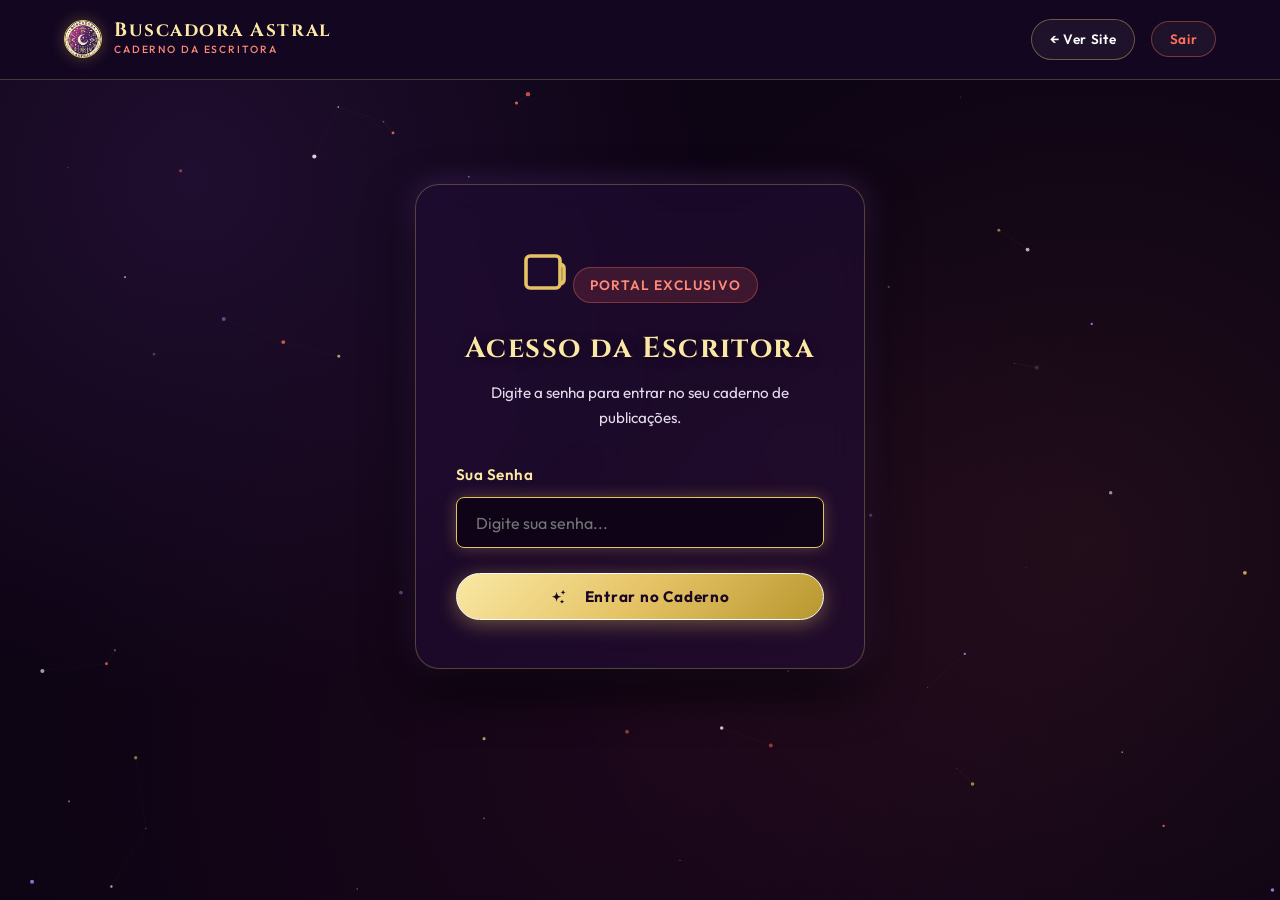
<file: admin.html>
<!DOCTYPE html>
<html lang="pt-BR">
<head>
  <meta charset="UTF-8">
  <meta name="viewport" content="width=device-width, initial-scale=1.0">
  <title>Caderno da Escritora | Buscadora Astral</title>
  
  <!-- Google Fonts -->
  <link rel="preconnect" href="https://fonts.googleapis.com">
  <link rel="preconnect" href="https://fonts.gstatic.com" crossorigin>
  <link href="https://fonts.googleapis.com/css2?family=Cinzel:wght@500;600;700;800&family=Marcellus&family=Cormorant+Garamond:ital,wght@0,400;0,600;1,400;1,600&family=Outfit:wght@300;400;500;600;700&display=swap" rel="stylesheet">
  
  <link rel="stylesheet" href="css/style.css">
  <link rel="stylesheet" href="css/animations.css">
  <link rel="stylesheet" href="css/admin.css">
  <link rel="icon" type="image/jpeg" href="assets/logo_buscadora.jpg">
</head>
<body class="admin-body">

  <!-- ==================== SVG SPRITE DE ÍCONES MONOCROMÁTICOS ==================== -->
  <svg style="display: none;" id="astral-admin-icons" aria-hidden="true">
    <defs>
      <symbol id="icon-sparkles" viewBox="0 0 24 24">
        <path fill="currentColor" d="M9.813 15.904L9 18.75l-.813-2.846a4.5 4.5 0 00-3.09-3.09L2.25 12l2.846-.813a4.5 4.5 0 003.09-3.09L9 5.25l.813 2.846a4.5 4.5 0 003.09 3.09L15.75 12l-2.846.813a4.5 4.5 0 00-3.09 3.09zM18.259 8.715L18 9.75l-.259-1.035a3.375 3.375 0 00-2.455-2.456L14.25 6l1.036-.259a3.375 3.375 0 002.455-2.456L18 2.25l.259 1.035a3.375 3.375 0 002.456 2.456L21.75 6l-1.035.259a3.375 3.375 0 00-2.456 2.456zM16.894 20.567L16.5 21.75l-.394-1.183a2.25 2.25 0 00-1.423-1.423L13.5 18.75l1.183-.394a2.25 2.25 0 001.423-1.423l.394-1.183.394 1.183a2.25 2.25 0 001.423 1.423l1.183.394-1.183.394a2.25 2.25 0 00-1.423 1.423z"/>
      </symbol>
      <symbol id="icon-scroll" viewBox="0 0 24 24">
        <path d="M19 17V5a2 2 0 0 0-2-2H4a2 2 0 0 0-2 2v12a2 2 0 0 0 2 2h13a2 2 0 0 0 2-2zM19 17a2 2 0 0 0 2-2V9a2 2 0 0 0-2-2" fill="none" stroke="currentColor" stroke-width="1.8" stroke-linecap="round" stroke-linejoin="round"/>
      </symbol>
      <symbol id="icon-pen" viewBox="0 0 24 24">
        <path d="M12 20h9M16.5 3.5a2.121 2.121 0 0 1 3 3L7 19l-4 1 1-4L16.5 3.5z" fill="none" stroke="currentColor" stroke-width="1.8" stroke-linecap="round" stroke-linejoin="round"/>
      </symbol>
      <symbol id="icon-book" viewBox="0 0 24 24">
        <path d="M4 19.5A2.5 2.5 0 0 1 6.5 17H20M4 19.5A2.5 2.5 0 0 0 6.5 22H20V2H6.5A2.5 2.5 0 0 0 4 4.5v15z" fill="none" stroke="currentColor" stroke-width="1.8" stroke-linecap="round" stroke-linejoin="round"/>
      </symbol>
      <symbol id="icon-send" viewBox="0 0 24 24">
        <line x1="22" y1="2" x2="11" y2="13" stroke="currentColor" stroke-width="1.8" stroke-linecap="round" stroke-linejoin="round"/>
        <polygon points="22 2 15 22 11 13 2 9 22 2" fill="currentColor"/>
      </symbol>
    </defs>
  </svg>

  <canvas id="stars-canvas"></canvas>

  <!-- Header do Painel -->
  <header class="admin-header">
    <div class="container admin-header-wrapper">
      <a href="index.html" class="logo">
        <img src="assets/logo_buscadora.jpg" alt="Logo Buscadora Astral" class="logo-img" />
        <div class="logo-text">
          <span class="logo-title">Buscadora Astral</span>
          <span class="logo-subtitle">Caderno da Escritora</span>
        </div>
      </a>
      <div style="display: flex; align-items: center; gap: 1rem;">
        <a href="index.html" class="btn btn-outline" style="padding: 0.5rem 1.1rem; font-size: 0.85rem;">← Ver Site</a>
        <button id="btn-logout" class="btn btn-outline" style="padding: 0.5rem 1.1rem; font-size: 0.85rem; border-color: rgba(255,111,89,0.4); color: #ff6f59;">Sair</button>
      </div>
    </div>
  </header>

  <main class="admin-container">
    
    <!-- ==================== TELA DE LOGIN ==================== -->
    <div id="login-section">
      <div class="login-box">
        <div class="icon" style="color: var(--gold-primary);">
          <svg class="icon-svg stroke" style="width: 48px; height: 48px;"><use href="#icon-scroll"></use></svg>
        </div>
        <div class="coral-badge">Portal Exclusivo</div>
        <h2>Acesso da Escritora</h2>
        <p>Digite a senha para entrar no seu caderno de publicações.</p>

        <form id="login-form">
          <div class="form-group">
            <label for="admin-password">Sua Senha</label>
            <input type="password" id="admin-password" class="form-control" placeholder="Digite sua senha..." required autofocus>
          </div>
          <div id="login-error" style="color: #ff6f59; font-size: 0.85rem; margin-bottom: 1rem; display: none;"></div>
          <button type="submit" class="btn btn-gold" style="width: 100%;">
            <svg class="icon-svg"><use href="#icon-sparkles"></use></svg> Entrar no Caderno
          </button>
        </form>
      </div>
    </div>

    <!-- ==================== ÁREA DA ESCRITORA ==================== -->
    <div id="admin-dashboard" style="display: none;">
      
      <div class="alert-success" id="post-success-alert">
        <svg class="icon-svg" style="margin-right: 0.4rem;"><use href="#icon-sparkles"></use></svg> <strong>Maravilha!</strong> Sua crônica foi publicada no site com sucesso!
      </div>

      <div class="dashboard-grid">
        
        <!-- Formulário Super Amigável e Visual -->
        <div class="admin-card">
          <h3><svg class="icon-svg stroke" style="margin-right: 0.4rem;"><use href="#icon-pen"></use></svg> Escrever Nova Crônica</h3>
          
          <form id="new-post-form">
            
            <div class="form-group">
              <label for="post-title">1. Título do seu texto</label>
              <input type="text" id="post-title" class="form-control" placeholder="Ex: O Céu de Hoje e os Sonhos de Revelação" required>
            </div>

            <div class="form-group">
              <label for="post-category">2. Onde este texto deve aparecer?</label>
              <select id="post-category" class="form-control" required style="background: rgba(13,4,20,0.95); color: #fff;">
                <option value="cartomancia">Cartomancia (Baralho Cigano & Leituras)</option>
                <option value="tarot">Tarô (Arcanos & Autoconhecimento)</option>
                <option value="astrologia">Astrologia (Céu do Dia, Fases da Lua & Trânsitos)</option>
                <option value="numerologia">Numerologia (Frequências & Números de Destino)</option>
              </select>
            </div>

            <div class="form-group">
              <label for="post-excerpt">3. Resumo breve (1 frase para chamar atenção)</label>
              <input type="text" id="post-excerpt" class="form-control" placeholder="Ex: O que as cartas e as estrelas nos revelam para esta semana..." required>
            </div>

            <div class="form-group">
              <label style="display: flex; justify-content: space-between; align-items: center;">
                <span>4. Escreva seu texto aqui</span>
                <small style="color: var(--gold-primary); font-weight: normal;">(Digite normalmente, sem códigos)</small>
              </label>
              
              <!-- Barra de ferramentas visual (estilo Word) -->
              <div class="visual-toolbar">
                <button type="button" class="vtool-btn" data-command="bold" title="Negrito"><b>B</b> Negrito</button>
                <button type="button" class="vtool-btn" data-command="italic" title="Itálico"><i>I</i> Itálico</button>
                <button type="button" class="vtool-btn" data-command="formatBlock" data-value="H3" title="Subtítulo">Subtítulo</button>
                <button type="button" class="vtool-btn" data-command="formatBlock" data-value="BLOCKQUOTE" title="Destaque">Destaque Especial</button>
                <button type="button" class="vtool-btn" data-command="insertUnorderedList" title="Lista de Tópicos">• Lista</button>
              </div>

              <!-- Caixa de Texto Rica (WYSIWYG 100% Visual) -->
              <div id="visual-editor" class="visual-editor-box" contenteditable="true" placeholder="Clique aqui e comece a escrever sua história ou ensinamento... Você pode usar a barra acima para destacar trechos!"></div>
            </div>

            <button type="submit" class="btn btn-coral" style="width: 100%; padding: 1.1rem; font-size: 1.1rem; font-weight: 700;">
              <svg class="icon-svg" style="margin-right: 0.4rem;"><use href="#icon-send"></use></svg> Publicar Crônica Agora
            </button>
          </form>
        </div>

        <!-- Coluna da Direita: Lista de Textos e Ajuda -->
        <div>
          <div class="admin-card">
            <h3><svg class="icon-svg stroke" style="margin-right: 0.4rem;"><use href="#icon-book"></use></svg> Suas Crônicas Ativas</h3>
            <p style="font-size: 0.88rem; color: var(--white-muted); margin-bottom: 1.2rem;">
              Textos que você já publicou. Você pode removê-los a qualquer momento:
            </p>

            <div class="posts-list" id="admin-posts-list">
              <!-- Renderizado dinamicamente -->
            </div>
          </div>

          <div class="admin-card" style="margin-top: 1.5rem; background: rgba(36, 10, 26, 0.4); border-color: rgba(229,195,101,0.2);">
            <h4 style="color: var(--gold-light); font-size: 1rem; margin-bottom: 0.6rem;">Como funciona:</h4>
            <p style="font-size: 0.85rem; color: var(--text-muted); line-height: 1.6;">
              Basta preencher os 4 campos e clicar no botão de publicar. O texto entra no ar instantaneamente, já com a formatação elegante de pergaminho antigo para todos os seus leitores!
            </p>
          </div>
        </div>

      </div>

    </div>

  </main>

  <script src="js/stars.js"></script>
  <script src="js/admin.js"></script>
</body>
</html>
</file>
<file: css/style.css>
/* ============================================================
   BUSCADORA ASTRAL - DESIGN SYSTEM & ESTILOS PRINCIPAIS
   ============================================================ */

:root {
  /* Paleta de Cores Mística e Numerológica */
  --bg-dark: #0d0414;
  --bg-primary: #140721;
  --bg-secondary: #1f0b33;
  --bg-wine: #300a24;
  --bg-wine-deep: #1e0516;
  --card-bg: rgba(26, 11, 42, 0.75);
  --card-bg-glass: rgba(36, 14, 58, 0.55);
  
  /* Acentos de Luz */
  --coral-accent: #ff6f59;
  --coral-light: #ff8a78;
  --coral-glow: rgba(255, 111, 89, 0.35);

  --violet-glow: rgba(186, 104, 255, 0.25);
  --violet-vivid: #a855f7;
  --violet-light: #c084fc;

  --gold-primary: #e5c365;
  --gold-light: #fae8a4;
  --gold-dark: #aa852b;
  --gold-glow: rgba(229, 195, 101, 0.3);

  --white-pure: #ffffff;
  --white-muted: #e2d9eb;
  --text-muted: #a69bb5;

  /* Estética Pergaminho Sagrado */
  --parchment-bg: #f6efe0;
  --parchment-bg-alt: #ece1c8;
  --parchment-text: #2c2014;
  --parchment-muted: #5e4a36;
  --parchment-border: #c8b082;
  --parchment-shadow: 0 15px 35px rgba(0, 0, 0, 0.4), 0 0 25px rgba(229, 195, 101, 0.15);

  /* Fontes */
  --font-serif-title: 'Cinzel', 'Marcellus', serif;
  --font-serif-sub: 'Cormorant Garamond', serif;
  --font-sans: 'Outfit', 'Plus Jakarta Sans', sans-serif;

  /* Transições & Raios */
  --radius-sm: 8px;
  --radius-md: 16px;
  --radius-lg: 24px;
  --radius-full: 9999px;
  --transition-smooth: all 0.35s cubic-bezier(0.2, 0.8, 0.2, 1);
}

/* ============================================================
   ÍCONES SVG MONOCROMÁTICOS PADRONIZADOS
   ============================================================ */
.icon-svg {
  display: inline-block;
  width: 1.15em;
  height: 1.15em;
  vertical-align: -0.18em;
  fill: currentColor;
  flex-shrink: 0;
  transition: transform 0.2s ease, color 0.2s ease;
}

.icon-svg.stroke {
  fill: none;
  stroke: currentColor;
  stroke-width: 1.8;
  stroke-linecap: round;
  stroke-linejoin: round;
}

.icon-gold {
  color: var(--gold-light);
}

.icon-coral {
  color: var(--coral-light);
}

.btn .icon-svg {
  width: 1.15em;
  height: 1.15em;
  margin-right: 0.45rem;
  vertical-align: -0.15em;
}

.coral-badge .icon-svg {
  width: 1em;
  height: 1em;
  margin-right: 0.35rem;
  color: var(--gold-light);
  vertical-align: -0.12em;
}

.num-pill .icon-svg {
  width: 1.05em;
  height: 1.05em;
  color: #7a2b58;
  margin-right: 0.2rem;
  vertical-align: -0.14em;
}

.media-tab-btn .icon-svg {
  width: 1.15em;
  height: 1.15em;
  vertical-align: -0.15em;
}

.footer-social-icons a {
  display: inline-flex;
  align-items: center;
  justify-content: center;
  width: 40px;
  height: 40px;
  border-radius: 50%;
  background: rgba(229, 195, 101, 0.08);
  border: 1px solid rgba(229, 195, 101, 0.25);
  color: var(--gold-light);
  transition: var(--transition-smooth);
}

.footer-social-icons a:hover {
  background: var(--gold-primary);
  color: #12041a;
  transform: translateY(-2px);
  box-shadow: 0 4px 15px rgba(229, 195, 101, 0.35);
}

.footer-social-icons .icon-svg {
  width: 1.2em;
  height: 1.2em;
}

.footer-links .icon-svg {
  width: 1em;
  height: 1em;
  color: var(--gold-primary);
  margin-right: 0.4rem;
  vertical-align: -0.14em;
}

/* Reset Básico */
*, *::before, *::after {
  margin: 0;
  padding: 0;
  box-sizing: border-box;
}

html {
  scroll-behavior: smooth;
  font-size: 16px;
}

body {
  background-color: var(--bg-dark);
  color: var(--white-pure);
  font-family: var(--font-sans);
  line-height: 1.65;
  overflow-x: hidden;
  position: relative;
  background-image: 
    radial-gradient(circle at 15% 20%, rgba(168, 85, 247, 0.12) 0%, transparent 40%),
    radial-gradient(circle at 85% 60%, rgba(255, 111, 89, 0.08) 0%, transparent 45%),
    radial-gradient(circle at 50% 85%, rgba(48, 10, 36, 0.4) 0%, transparent 60%);
  background-attachment: fixed;
}

/* Canvas de Poeira Estelar de Fundo */
#stars-canvas {
  position: fixed;
  top: 0;
  left: 0;
  width: 100vw;
  height: 100vh;
  pointer-events: none;
  z-index: 0;
}

/* Container Global */
.container {
  width: 90%;
  max-width: 1200px;
  margin: 0 auto;
  position: relative;
  z-index: 1;
}

/* Tipografia Base */
h1, h2, h3, h4 {
  font-family: var(--font-serif-title);
  color: var(--gold-light);
  font-weight: 700;
  letter-spacing: 0.05em;
  text-shadow: 0 2px 10px rgba(0, 0, 0, 0.5);
}

h2 {
  font-size: 2.25rem;
  text-align: center;
  margin-bottom: 0.75rem;
  position: relative;
}

.section-subtitle {
  text-align: center;
  font-family: var(--font-serif-sub);
  font-size: 1.25rem;
  color: var(--white-muted);
  font-style: italic;
  margin-bottom: 3.5rem;
  letter-spacing: 0.03em;
}

.gold-text {
  color: var(--gold-primary);
  background: linear-gradient(135deg, #fae8a4 0%, #e5c365 50%, #aa852b 100%);
  -webkit-background-clip: text;
  -webkit-text-fill-color: transparent;
}

.coral-badge {
  display: inline-flex;
  align-items: center;
  gap: 0.5rem;
  background: rgba(255, 111, 89, 0.15);
  border: 1px solid rgba(255, 111, 89, 0.35);
  color: var(--coral-light);
  padding: 0.35rem 1rem;
  border-radius: var(--radius-full);
  font-size: 0.85rem;
  font-weight: 600;
  letter-spacing: 0.08em;
  text-transform: uppercase;
  margin-bottom: 1rem;
}

/* Divisor Místico */
.mystic-divider {
  display: flex;
  align-items: center;
  justify-content: center;
  gap: 1rem;
  margin: 1.5rem auto 2.5rem;
  opacity: 0.8;
}

.mystic-divider::before,
.mystic-divider::after {
  content: '';
  height: 1px;
  width: 80px;
  background: linear-gradient(90deg, transparent, var(--gold-primary), transparent);
}

.mystic-divider span {
  color: var(--gold-primary);
  font-size: 1.2rem;
}

/* ============================================================
   HEADER & NAVBAR
   ============================================================ */
.site-header {
  position: fixed;
  top: 0;
  left: 0;
  width: 100%;
  padding: 0.85rem 0;
  z-index: 1000;
  transition: all 0.3s ease;
  backdrop-filter: blur(14px);
  -webkit-backdrop-filter: blur(14px);
  background: rgba(13, 4, 20, 0.9);
  border-bottom: 1px solid rgba(229, 195, 101, 0.2);
}

.site-header.scrolled {
  padding: 0.65rem 0;
  background: rgba(10, 2, 16, 0.96);
  border-bottom: 1px solid rgba(229, 195, 101, 0.35);
  box-shadow: 0 10px 30px rgba(0, 0, 0, 0.6);
}

/* Container fluído da Navbar */
.nav-container {
  width: 95%;
  max-width: 1420px;
  margin: 0 auto;
}

.nav-wrapper {
  display: flex;
  align-items: center;
  justify-content: space-between;
  gap: 1.5rem;
}

.logo {
  display: flex;
  align-items: center;
  gap: 0.75rem;
  text-decoration: none;
  flex-shrink: 0;
}

.logo-img {
  width: 38px;
  height: 38px;
  border-radius: 50%;
  border: 1.5px solid var(--gold-primary);
  object-fit: cover;
  box-shadow: 0 0 15px var(--gold-glow);
  transition: var(--transition-smooth);
}

.logo:hover .logo-img {
  transform: scale(1.08) rotate(5deg);
  box-shadow: 0 0 25px var(--gold-glow);
}

.logo-icon {
  width: 36px;
  height: 36px;
  border-radius: 50%;
  background: radial-gradient(circle, rgba(229, 195, 101, 0.25) 0%, rgba(48, 10, 36, 0.8) 100%);
  border: 1px solid var(--gold-primary);
  display: flex;
  align-items: center;
  justify-content: center;
  color: var(--gold-light);
  font-size: 1.15rem;
  box-shadow: 0 0 15px var(--gold-glow);
  transition: var(--transition-smooth);
}

.logo:hover .logo-icon {
  transform: rotate(45deg) scale(1.08);
  box-shadow: 0 0 25px var(--gold-glow);
}

.logo-text {
  display: flex;
  flex-direction: column;
}

.logo-title {
  font-family: var(--font-serif-title);
  font-size: 1.2rem;
  font-weight: 700;
  color: var(--gold-light);
  letter-spacing: 0.08em;
  line-height: 1.1;
  white-space: nowrap;
}

.logo-subtitle {
  font-size: 0.65rem;
  color: var(--coral-light);
  letter-spacing: 0.18em;
  text-transform: uppercase;
  font-weight: 500;
  white-space: nowrap;
}

.nav-links {
  display: flex;
  align-items: center;
  gap: clamp(0.6rem, 1.15vw, 1.4rem);
  list-style: none;
  margin: 0;
  padding: 0;
}

.nav-link {
  color: rgba(255, 255, 255, 0.82);
  text-decoration: none;
  font-size: 0.88rem;
  font-weight: 500;
  letter-spacing: 0.03em;
  transition: var(--transition-smooth);
  position: relative;
  white-space: nowrap !important;
  display: inline-flex;
  align-items: center;
}

.nav-link::after {
  content: '';
  position: absolute;
  bottom: -4px;
  left: 50%;
  transform: translateX(-50%);
  width: 0;
  height: 2px;
  background: linear-gradient(90deg, var(--coral-accent), var(--gold-primary));
  transition: var(--transition-smooth);
  border-radius: 2px;
}

.nav-link:hover {
  color: var(--gold-light);
}

.nav-link:hover::after {
  width: 100%;
}

/* Destaque do Oráculo na Navbar (Horizontal, Fina e Elegante) */
.nav-link.nav-highlight {
  color: var(--gold-light);
  background: rgba(229, 195, 101, 0.1);
  border: 1px solid rgba(229, 195, 101, 0.35);
  padding: 0.32rem 0.85rem;
  border-radius: var(--radius-full);
  display: inline-flex;
  align-items: center;
  gap: 0.35rem;
  font-size: 0.84rem;
  white-space: nowrap !important;
  box-shadow: 0 0 10px rgba(229, 195, 101, 0.12);
  line-height: 1.2;
}

.nav-link.nav-highlight:hover {
  background: rgba(229, 195, 101, 0.22);
  border-color: var(--gold-primary);
  box-shadow: 0 0 18px rgba(229, 195, 101, 0.35);
  transform: translateY(-1px);
  color: #fff;
}

.nav-link.nav-highlight::after {
  display: none;
}

.header-actions {
  display: flex;
  align-items: center;
  gap: 1rem;
  flex-shrink: 0;
}

/* Botão Agendar Consulta na Navbar */
.btn-header-cta {
  background: linear-gradient(135deg, #fae8a4 0%, #e5c365 50%, #b88e2c 100%);
  color: #1a0418 !important;
  font-weight: 700;
  font-size: 0.84rem;
  letter-spacing: 0.04em;
  padding: 0.55rem 1.25rem;
  border-radius: var(--radius-full);
  text-decoration: none;
  white-space: nowrap !important;
  box-shadow: 0 4px 18px rgba(229, 195, 101, 0.35);
  transition: var(--transition-smooth);
  border: none;
  display: inline-flex;
  align-items: center;
  justify-content: center;
  line-height: 1;
}

.btn-header-cta:hover {
  transform: translateY(-2px) scale(1.02);
  box-shadow: 0 6px 25px rgba(229, 195, 101, 0.6);
  background: linear-gradient(135deg, #fff2be 0%, #f1d37e 50%, #c99e35 100%);
}

/* Menu Dropdown de Saberes & Terapias */
.nav-item-dropdown {
  position: relative;
  list-style: none;
}

.dropdown-toggle {
  display: inline-flex;
  align-items: center;
  gap: 0.4rem;
  cursor: pointer;
}

.dropdown-arrow {
  font-size: 0.75rem;
  color: var(--gold-primary);
  transition: transform var(--transition-fast);
}

.nav-item-dropdown:hover .dropdown-arrow {
  transform: rotate(180deg);
}

.dropdown-menu {
  position: absolute;
  top: calc(100% + 0.8rem);
  left: 50%;
  transform: translateX(-50%) translateY(10px);
  background: rgba(18, 5, 28, 0.96);
  border: 1px solid rgba(229, 195, 101, 0.35);
  box-shadow: 0 18px 40px rgba(0, 0, 0, 0.7), 0 0 25px rgba(168, 85, 247, 0.2);
  backdrop-filter: blur(16px);
  -webkit-backdrop-filter: blur(16px);
  border-radius: var(--radius-md);
  padding: 0.6rem 0;
  min-width: 220px;
  list-style: none;
  opacity: 0;
  visibility: hidden;
  pointer-events: none;
  transition: all 0.25s cubic-bezier(0.4, 0, 0.2, 1);
  z-index: 1001;
}

.dropdown-menu::before {
  content: '';
  position: absolute;
  top: -6px;
  left: 50%;
  transform: translateX(-50%) rotate(45deg);
  width: 10px;
  height: 10px;
  background: rgba(18, 5, 28, 0.96);
  border-left: 1px solid rgba(229, 195, 101, 0.35);
  border-top: 1px solid rgba(229, 195, 101, 0.35);
}

.nav-item-dropdown:hover .dropdown-menu,
.nav-item-dropdown:focus-within .dropdown-menu {
  opacity: 1;
  visibility: visible;
  pointer-events: auto;
  transform: translateX(-50%) translateY(0);
}

.dropdown-menu li {
  width: 100%;
}

.dropdown-menu li a {
  display: flex;
  align-items: center;
  gap: 0.7rem;
  padding: 0.65rem 1.25rem;
  color: var(--white-muted);
  text-decoration: none;
  font-size: 0.9rem;
  font-weight: 500;
  transition: var(--transition-smooth);
}

.dropdown-menu li a:hover {
  background: rgba(229, 195, 101, 0.12);
  color: var(--gold-light);
  padding-left: 1.5rem;
}

.dropdown-menu li a.drop-featured {
  color: #7ef5bd;
}

.dropdown-menu li a.drop-featured:hover {
  background: rgba(46, 213, 115, 0.15);
  color: #a8ffd5;
}

.drop-icon {
  font-size: 1.05rem;
  width: 20px;
  text-align: center;
}

.header-actions {
  display: flex;
  align-items: center;
  gap: 1rem;
}

/* Botões */
.btn {
  display: inline-flex;
  align-items: center;
  justify-content: center;
  gap: 0.6rem;
  padding: 0.8rem 1.6rem;
  border-radius: var(--radius-full);
  font-family: var(--font-sans);
  font-size: 0.95rem;
  font-weight: 600;
  letter-spacing: 0.05em;
  text-decoration: none;
  cursor: pointer;
  transition: var(--transition-smooth);
  border: none;
  outline: none;
  position: relative;
  overflow: hidden;
}

.btn-primary {
  background: linear-gradient(135deg, #a855f7 0%, #6b21a8 50%, #3b092b 100%);
  color: var(--white-pure);
  border: 1px solid rgba(229, 195, 101, 0.4);
  box-shadow: 0 4px 20px rgba(168, 85, 247, 0.35);
}

.btn-primary:hover {
  transform: translateY(-2px);
  border-color: var(--gold-primary);
  box-shadow: 0 6px 25px rgba(168, 85, 247, 0.5), 0 0 15px var(--gold-glow);
}

.btn-gold {
  background: linear-gradient(135deg, #fae8a4 0%, #e5c365 50%, #b8972f 100%);
  color: #1a0826;
  border: 1px solid #fff;
  font-weight: 700;
  box-shadow: 0 4px 20px rgba(229, 195, 101, 0.4);
}

.btn-gold:hover {
  transform: translateY(-2px);
  box-shadow: 0 6px 30px rgba(229, 195, 101, 0.6);
  background: linear-gradient(135deg, #ffffff 0%, #fae8a4 50%, #e5c365 100%);
}

.btn-outline {
  background: rgba(255, 255, 255, 0.05);
  color: var(--white-pure);
  border: 1px solid rgba(229, 195, 101, 0.4);
  backdrop-filter: blur(8px);
}

.btn-outline:hover {
  background: rgba(229, 195, 101, 0.15);
  border-color: var(--gold-primary);
  color: var(--gold-light);
  transform: translateY(-2px);
}

.btn-coral {
  background: linear-gradient(135deg, #ff8a78 0%, #ff6f59 50%, #d83d26 100%);
  color: var(--white-pure);
  border: 1px solid rgba(255, 255, 255, 0.4);
  box-shadow: 0 4px 20px var(--coral-glow);
}

.btn-coral:hover {
  transform: translateY(-2px);
  box-shadow: 0 6px 25px rgba(255, 111, 89, 0.6);
}

/* Mobile Menu Toggle */
.mobile-toggle {
  display: none;
  background: transparent;
  border: none;
  color: var(--gold-primary);
  font-size: 1.6rem;
  cursor: pointer;
}

/* ============================================================
   HERO SECTION
   ============================================================ */
.hero-section {
  position: relative;
  min-height: 100vh;
  padding-top: 130px;
  padding-bottom: 80px;
  display: flex;
  align-items: center;
  background: url('../assets/hero_bg.jpg') center center / cover no-repeat;
}

.hero-overlay {
  position: absolute;
  top: 0;
  left: 0;
  width: 100%;
  height: 100%;
  background: radial-gradient(circle at center, rgba(20, 7, 33, 0.65) 0%, rgba(13, 4, 20, 0.95) 85%);
  pointer-events: none;
}

.hero-grid {
  display: grid;
  grid-template-columns: 1.15fr 0.85fr;
  gap: 3.5rem;
  align-items: center;
  position: relative;
  z-index: 2;
}

.hero-content h1 {
  font-size: 3.4rem;
  line-height: 1.15;
  margin-bottom: 1.25rem;
}

.hero-description {
  font-size: 1.15rem;
  color: var(--white-muted);
  margin-bottom: 2rem;
  font-family: var(--font-sans);
  font-weight: 300;
  line-height: 1.8;
}

.hero-quote {
  border-left: 2px solid var(--gold-primary);
  padding-left: 1.2rem;
  margin-bottom: 2.2rem;
  font-family: var(--font-serif-sub);
  font-size: 1.2rem;
  font-style: italic;
  color: var(--gold-light);
}

.hero-buttons {
  display: flex;
  flex-wrap: wrap;
  gap: 1.2rem;
}

/* Widget do Céu de Hoje & Fase Lunar */
.celestial-widget {
  background: linear-gradient(145deg, rgba(38, 16, 62, 0.82) 0%, rgba(18, 7, 34, 0.92) 100%);
  border: 1px solid rgba(229, 195, 101, 0.35);
  border-radius: var(--radius-lg);
  padding: 2.2rem;
  backdrop-filter: blur(20px);
  -webkit-backdrop-filter: blur(20px);
  box-shadow: 0 20px 45px rgba(0, 0, 0, 0.65), 0 0 30px rgba(168, 85, 247, 0.16), inset 0 1px 0 rgba(255, 255, 255, 0.12);
  position: relative;
  overflow: hidden;
}

.celestial-widget::before {
  content: '';
  position: absolute;
  top: -50%;
  left: -50%;
  width: 200%;
  height: 200%;
  background: radial-gradient(circle, rgba(229, 195, 101, 0.09) 0%, transparent 60%);
  pointer-events: none;
  animation: rotateGlow 25s linear infinite;
}

.widget-header {
  display: flex;
  justify-content: space-between;
  align-items: center;
  flex-wrap: wrap;
  gap: 0.75rem;
  margin-bottom: 1.4rem;
  border-bottom: 1px solid rgba(229, 195, 101, 0.18);
  padding-bottom: 0.9rem;
}

.widget-header-left {
  display: flex;
  align-items: center;
  gap: 0.65rem;
  flex-wrap: wrap;
}

.widget-title {
  font-family: var(--font-serif-title);
  font-size: 1.15rem;
  color: var(--gold-light);
  letter-spacing: 0.02em;
}

.widget-sign-badge {
  display: inline-flex;
  align-items: center;
  gap: 0.3rem;
  background: linear-gradient(135deg, rgba(168, 85, 247, 0.28), rgba(255, 111, 89, 0.2));
  border: 1px solid rgba(168, 85, 247, 0.45);
  color: #f3e8ff;
  padding: 0.22rem 0.75rem;
  border-radius: 999px;
  font-size: 0.78rem;
  font-weight: 600;
  letter-spacing: 0.02em;
  box-shadow: 0 2px 10px rgba(168, 85, 247, 0.2);
}

.widget-date {
  font-size: 0.82rem;
  color: var(--coral-light);
  font-weight: 500;
}

.moon-phase-display {
  display: flex;
  align-items: center;
  gap: 1.4rem;
  margin-bottom: 1.4rem;
}

.moon-visual {
  width: 72px;
  height: 72px;
  border-radius: 50%;
  background: radial-gradient(circle at 30% 30%, #fff9e6, #d4be93 60%, #4a3827 100%);
  box-shadow: 0 0 25px rgba(254, 241, 184, 0.45), inset -5px -5px 15px rgba(0,0,0,0.6);
  flex-shrink: 0;
  position: relative;
  transition: all 0.5s ease;
}

/* Fases da Lua visuais */
.moon-visual.moon-waning {
  background: radial-gradient(circle at 75% 40%, #fff9e6 0%, #d4be93 35%, #241432 70%);
  box-shadow: 0 0 20px rgba(254, 241, 184, 0.35), inset 4px -4px 10px rgba(0,0,0,0.7);
}

.moon-visual.moon-waxing {
  background: radial-gradient(circle at 25% 40%, #fff9e6 0%, #d4be93 35%, #241432 70%);
  box-shadow: 0 0 20px rgba(254, 241, 184, 0.35), inset -4px -4px 10px rgba(0,0,0,0.7);
}

.moon-visual.moon-full {
  background: radial-gradient(circle at 45% 45%, #ffffff 0%, #fff6d6 45%, #cca762 100%);
  box-shadow: 0 0 30px rgba(254, 241, 184, 0.65), 0 0 10px rgba(229, 195, 101, 0.8);
}

.moon-visual.moon-new {
  background: radial-gradient(circle at 50% 50%, #2b1240 0%, #150722 80%, #0d0414 100%);
  border: 1px solid rgba(168, 85, 247, 0.4);
  box-shadow: 0 0 15px rgba(168, 85, 247, 0.3), inset 0 0 12px rgba(0,0,0,0.8);
}

.moon-info h4 {
  font-family: var(--font-serif-title);
  font-size: 1.25rem;
  margin-bottom: 0.45rem;
  color: #fff9e6;
  line-height: 1.25;
}

.celestial-section {
  margin-bottom: 0.35rem;
}

.celestial-label {
  display: block;
  font-size: 0.78rem;
  font-weight: 700;
  color: var(--gold-light);
  letter-spacing: 0.04em;
  margin-bottom: 0.25rem;
  text-shadow: 0 0 8px rgba(229, 195, 101, 0.25);
}

.celestial-section p {
  font-size: 0.88rem;
  color: rgba(255, 255, 255, 0.88);
  line-height: 1.48;
  margin: 0;
}

.celestial-details {
  display: flex;
  flex-direction: column;
  gap: 0.9rem;
  border-top: 1px solid rgba(229, 195, 101, 0.16);
  padding-top: 0.9rem;
  margin-top: 0.3rem;
}

.daily-energy {
  background: linear-gradient(135deg, rgba(15, 6, 26, 0.82), rgba(32, 12, 50, 0.68));
  border: 1px solid rgba(229, 195, 101, 0.3);
  border-left: 3px solid var(--gold-primary);
  border-radius: var(--radius-sm);
  padding: 0.9rem 1.15rem;
  box-shadow: 0 4px 15px rgba(0, 0, 0, 0.35);
}

.daily-energy h5 {
  font-size: 0.8rem;
  color: var(--gold-light);
  text-transform: uppercase;
  letter-spacing: 0.08em;
  margin-bottom: 0.3rem;
  display: flex;
  align-items: center;
  gap: 0.4rem;
}

.daily-energy p {
  font-size: 0.86rem;
  color: #ede9fe;
  font-style: italic;
  line-height: 1.45;
  margin: 0;
}

/* ============================================================
   SEÇÃO SOBRE - O SONHO DO PERGAMINHO
   ============================================================ */
.about-section {
  padding: 100px 0;
  position: relative;
  background: linear-gradient(180deg, var(--bg-dark) 0%, var(--bg-primary) 50%, var(--bg-dark) 100%);
}

.about-grid {
  display: grid;
  grid-template-columns: 0.95fr 1.05fr;
  gap: 4rem;
  align-items: center;
}

.about-image-wrapper {
  position: relative;
}

.about-image-frame {
  position: relative;
  border-radius: var(--radius-lg);
  overflow: hidden;
  border: 2px solid rgba(229, 195, 101, 0.35);
  box-shadow: 0 20px 40px rgba(0, 0, 0, 0.8), 0 0 30px var(--violet-glow);
}

.about-image-frame img {
  width: 100%;
  max-height: 560px;
  object-fit: cover;
  object-position: center 20%;
  display: block;
  transition: transform 0.6s cubic-bezier(0.2, 0.8, 0.2, 1);
}

.about-image-wrapper:hover img {
  transform: scale(1.03);
}

.parchment-badge-float {
  position: absolute;
  bottom: -20px;
  right: -15px;
  background: var(--parchment-bg);
  color: var(--parchment-text);
  padding: 1.2rem 1.6rem;
  border-radius: var(--radius-md);
  border: 1px solid var(--parchment-border);
  box-shadow: var(--parchment-shadow);
  max-width: 240px;
  font-family: var(--font-serif-sub);
  font-style: italic;
  font-size: 0.95rem;
  line-height: 1.4;
  z-index: 3;
}

.parchment-badge-float::before {
  content: '✦';
  color: var(--gold-dark);
  margin-right: 0.4rem;
}

/* Card Estilo Pergaminho para a Narrativa */
.parchment-card {
  background: var(--parchment-bg);
  background-image: 
    radial-gradient(circle at 10% 20%, rgba(200, 176, 130, 0.2) 0%, transparent 50%),
    radial-gradient(circle at 90% 80%, rgba(184, 151, 47, 0.15) 0%, transparent 60%);
  color: var(--parchment-text);
  padding: 2.8rem;
  border-radius: var(--radius-md);
  border: 2px solid var(--parchment-border);
  box-shadow: var(--parchment-shadow);
  position: relative;
}

.parchment-card::after {
  content: '';
  position: absolute;
  top: 6px;
  left: 6px;
  right: 6px;
  bottom: 6px;
  border: 1px dashed rgba(170, 133, 43, 0.45);
  border-radius: calc(var(--radius-md) - 4px);
  pointer-events: none;
}

.parchment-card h3 {
  color: #4a1525;
  font-size: 1.8rem;
  margin-bottom: 1.2rem;
  text-shadow: none;
}

.parchment-card p {
  font-size: 1.05rem;
  color: var(--parchment-muted);
  margin-bottom: 1.2rem;
  line-height: 1.8;
}

.parchment-card .quote-highlight {
  font-family: var(--font-serif-sub);
  font-size: 1.25rem;
  font-style: italic;
  color: #3b092b;
  border-left: 3px solid var(--gold-dark);
  padding-left: 1rem;
  margin: 1.5rem 0;
  line-height: 1.6;
}

.numerology-pills {
  display: flex;
  flex-wrap: wrap;
  gap: 0.6rem;
  margin-top: 1.8rem;
}

.num-pill {
  background: rgba(61, 12, 46, 0.08);
  border: 1px solid rgba(170, 133, 43, 0.35);
  color: #3d0c2e;
  padding: 0.35rem 0.85rem;
  border-radius: var(--radius-full);
  font-size: 0.85rem;
  font-weight: 600;
  display: inline-flex;
  align-items: center;
  gap: 0.4rem;
}

/* ============================================================
   SEÇÃO CATÁLOGO DE ATENDIMENTOS & LEITURAS
   ============================================================ */
.services-section {
  padding: 100px 0;
  position: relative;
}

.services-grid {
  display: grid;
  grid-template-columns: repeat(auto-fit, minmax(280px, 1fr));
  gap: 2rem;
}

.service-card {
  background: linear-gradient(165deg, rgba(92, 42, 134, 0.72) 0%, rgba(65, 24, 96, 0.85) 100%);
  border: 1.5px solid rgba(229, 195, 101, 0.45);
  border-radius: var(--radius-lg);
  padding: 2.2rem;
  backdrop-filter: blur(16px);
  -webkit-backdrop-filter: blur(16px);
  transition: var(--transition-smooth);
  display: flex;
  flex-direction: column;
  justify-content: space-between;
  position: relative;
  overflow: hidden;
  box-shadow: 0 16px 36px rgba(0, 0, 0, 0.5), inset 0 1px 1px rgba(255, 255, 255, 0.2);
}

.service-card::before {
  content: '';
  position: absolute;
  top: 0;
  left: 0;
  width: 100%;
  height: 4px;
  background: linear-gradient(90deg, var(--coral-accent), var(--gold-primary), var(--violet-light));
  opacity: 0.85;
  transition: var(--transition-smooth);
}

.service-card:hover {
  transform: translateY(-8px);
  border-color: var(--gold-light);
  background: linear-gradient(165deg, rgba(108, 50, 156, 0.8) 0%, rgba(76, 28, 112, 0.9) 100%);
  box-shadow: 0 20px 45px rgba(0, 0, 0, 0.65), 0 0 30px rgba(229, 195, 101, 0.25);
}

.service-card:hover::before {
  opacity: 1;
  height: 6px;
}

.service-image-container {
  width: 100%;
  height: 200px;
  border-radius: var(--radius-md);
  overflow: hidden;
  margin-bottom: 1.4rem;
  border: 1.5px solid rgba(229, 195, 101, 0.35);
  box-shadow: 0 8px 24px rgba(0, 0, 0, 0.45);
  position: relative;
  background: rgba(18, 5, 28, 0.6);
}

.service-thumbnail {
  width: 100%;
  height: 100%;
  object-fit: cover;
  object-position: center;
  transition: transform 0.6s cubic-bezier(0.2, 0.8, 0.2, 1);
  display: block;
}

.service-card:hover .service-thumbnail {
  transform: scale(1.06);
}

.service-tag-header {
  font-size: 0.8rem;
  font-weight: 600;
  text-transform: uppercase;
  letter-spacing: 0.12em;
  color: var(--gold-light);
  margin-bottom: 0.5rem;
  display: inline-block;
}

.service-title {
  font-family: var(--font-serif-title);
  font-size: 1.6rem;
  font-weight: 700;
  letter-spacing: 0.08em;
  margin-bottom: 0.85rem;
  background: linear-gradient(135deg, #ffffff 0%, #fae8a4 50%, #e5c365 100%);
  -webkit-background-clip: text;
  -webkit-text-fill-color: transparent;
  display: block;
}

.service-desc {
  font-size: 1rem;
  color: #ffffff;
  font-weight: 400;
  line-height: 1.75;
  margin-bottom: 1.5rem;
  flex-grow: 1;
  text-shadow: 0 1px 2px rgba(0, 0, 0, 0.25);
}

.service-features {
  list-style: none;
  margin-bottom: 1.8rem;
  padding-top: 1rem;
  border-top: 1px solid rgba(229, 195, 101, 0.2);
}

.service-features li {
  font-size: 0.92rem;
  color: #f2ebfa;
  margin-bottom: 0.55rem;
  display: flex;
  align-items: center;
  gap: 0.5rem;
}

.service-features li::before {
  content: '✦';
  color: var(--gold-primary);
  font-size: 0.85rem;
}

.service-action {
  margin-top: auto;
}

.btn-whatsapp-service {
  width: 100%;
  background: linear-gradient(135deg, #25D366 0%, #128C7E 100%);
  color: #ffffff;
  border: 1px solid rgba(255, 255, 255, 0.3);
  font-weight: 600;
  box-shadow: 0 4px 15px rgba(37, 211, 102, 0.25);
}

.btn-whatsapp-service:hover {
  transform: translateY(-2px);
  box-shadow: 0 6px 20px rgba(37, 211, 102, 0.45);
}

/* ============================================================
   ORÁCULO DO PERGAMINHO - CARTA DO DIA (INTERATIVO)
   ============================================================ */
/* ============================================================
   ORÁCULO DO PERGAMINHO - CARTA DO DIA (MESA DE ATENDIMENTO)
   ============================================================ */
.oracle-section {
  padding: 110px 0 130px;
  position: relative;
  background: 
    linear-gradient(180deg, var(--bg-dark) 0%, rgba(13, 5, 20, 0.45) 15%, rgba(13, 5, 20, 0.3) 50%, rgba(13, 5, 20, 0.75) 85%, var(--bg-dark) 100%),
    url('../assets/mesa_oraculo.jpg') center bottom / cover no-repeat;
  overflow: hidden;
}

.oracle-section::before {
  content: '';
  position: absolute;
  inset: 0;
  background: radial-gradient(ellipse at 50% 60%, rgba(20, 8, 32, 0) 25%, rgba(10, 3, 16, 0.6) 65%, rgba(8, 2, 14, 0.95) 100%);
  pointer-events: none;
}

.oracle-container {
  max-width: 960px;
  margin: 0 auto;
  text-align: center;
  position: relative;
  z-index: 2;
}

.oracle-title {
  font-family: var(--font-serif-title);
  font-size: clamp(2rem, 3.8vw, 2.7rem);
  letter-spacing: 0.15em;
  color: #fae8a4;
  text-shadow: 0 4px 18px rgba(0, 0, 0, 0.95), 0 0 30px rgba(229, 195, 101, 0.4);
  margin: 0.8rem 0 0.5rem;
  font-weight: 700;
}

.oracle-lead-text {
  font-size: 1.08rem;
  color: #f3ebd8;
  max-width: 680px;
  margin: 0 auto 0.4rem;
  text-shadow: 0 2px 8px rgba(0, 0, 0, 0.95);
  line-height: 1.6;
}

.oracle-disclaimer {
  font-family: var(--font-serif-sub);
  font-style: italic;
  font-size: 0.95rem;
  color: #d8c29d;
  letter-spacing: 0.04em;
  margin-bottom: 1.2rem;
  text-shadow: 0 2px 6px rgba(0, 0, 0, 0.95);
}

.oracle-deck-area {
  position: relative;
  min-height: 420px;
  display: flex;
  flex-direction: column;
  align-items: center;
  justify-content: center;
  margin-top: 1.5rem;
}

.cards-spread {
  display: flex;
  justify-content: center;
  gap: 1.6rem;
  flex-wrap: wrap;
  perspective: 1100px;
  margin-bottom: 2.2rem;
  padding: 1.5rem 0.5rem;
}

.tarot-card {
  width: 155px;
  height: 260px;
  position: relative;
  transform-style: preserve-3d;
  -webkit-transform-style: preserve-3d;
  transition: transform 0.8s cubic-bezier(0.175, 0.885, 0.32, 1.275), box-shadow 0.4s ease, filter 0.4s ease;
  cursor: pointer;
  border-radius: 9px;
  filter: drop-shadow(0 18px 28px rgba(0, 0, 0, 0.9)) drop-shadow(0 4px 10px rgba(0, 0, 0, 0.75));
}

.tarot-card:hover:not(.revealed) {
  transform: translateY(-16px) scale(1.05);
  filter: drop-shadow(0 28px 38px rgba(0, 0, 0, 0.98)) drop-shadow(0 0 18px rgba(229, 195, 101, 0.4));
}

.tarot-card-face {
  position: absolute;
  inset: 0;
  width: 100%;
  height: 100%;
  backface-visibility: hidden;
  -webkit-backface-visibility: hidden;
  border-radius: 9px;
  display: flex;
  flex-direction: column;
  align-items: center;
  justify-content: center;
  padding: 8px;
  box-shadow: 0 10px 25px rgba(0, 0, 0, 0.6);
}

/* Verso da Carta: Veludo profundo, sóbrio, menos roxo vibrante, bordas em ouro refinado */
.card-back {
  transform: rotateY(0deg);
  -webkit-transform: rotateY(0deg);
  background: radial-gradient(ellipse at 50% 45%, #220e35 0%, #150824 55%, #0d0416 100%);
  border: 2px solid #c89b3c;
  color: var(--gold-light);
  border-radius: 9px;
  box-shadow: 
    inset 0 0 14px rgba(200, 155, 60, 0.25),
    inset 0 0 2px rgba(255, 235, 170, 0.4),
    0 12px 28px rgba(0, 0, 0, 0.85);
}

.card-back-ornament-frame {
  width: 100%;
  height: 100%;
  border: 1px solid rgba(200, 155, 60, 0.45);
  border-radius: 6px;
  display: flex;
  flex-direction: column;
  align-items: center;
  justify-content: space-between;
  padding: 0.85rem 0.4rem;
  position: relative;
  background: radial-gradient(circle at center, rgba(200, 155, 60, 0.06) 0%, transparent 70%);
}

.card-back-ornament-frame::before {
  content: '';
  position: absolute;
  inset: 3px;
  border: 1px dashed rgba(200, 155, 60, 0.3);
  border-radius: 4px;
  pointer-events: none;
}

.card-back-star {
  font-size: 0.95rem;
  color: #e5c365;
  text-shadow: 0 0 8px rgba(229, 195, 101, 0.6);
  line-height: 1;
}

.card-back-brand {
  font-family: var(--font-serif-title);
  font-size: 0.72rem;
  letter-spacing: 0.16em;
  text-transform: uppercase;
  color: #fae8a4;
  font-weight: 700;
  text-shadow: 0 2px 8px rgba(0, 0, 0, 0.9);
  line-height: 1.1;
  margin-top: 0.15rem;
}

.card-back-logo-wrapper {
  width: 100px;
  height: 100px;
  border-radius: 50%;
  padding: 2.5px;
  background: linear-gradient(135deg, #fae8a4, #c89b3c, #7a501e);
  box-shadow: 0 8px 22px rgba(0, 0, 0, 0.85), 0 0 16px rgba(200, 155, 60, 0.35);
  display: flex;
  align-items: center;
  justify-content: center;
  overflow: hidden;
  margin: 0.3rem 0;
  transition: transform 0.4s ease;
}

.tarot-card:hover .card-back-logo-wrapper {
  transform: scale(1.04) rotate(3deg);
}

.card-back-logo-img {
  width: 100%;
  height: 100%;
  border-radius: 50%;
  object-fit: cover;
  display: block;
  filter: contrast(1.1) brightness(0.92) saturate(0.95);
}

.card-front {
  transform: rotateY(180deg);
  -webkit-transform: rotateY(180deg);
  background: #190924;
  border: 2px solid var(--gold-primary);
  color: var(--white-pure);
  padding: 6px;
  display: flex;
  flex-direction: column;
  align-items: center;
  justify-content: space-between;
  overflow: hidden;
}

.tarot-card-img {
  width: 100%;
  height: 195px;
  object-fit: cover;
  border-radius: 5px;
  border: 1px solid rgba(229, 195, 101, 0.45);
}

.tarot-card-caption {
  width: 100%;
  display: flex;
  flex-direction: column;
  align-items: center;
  margin-top: 4px;
}

.tarot-card-caption strong {
  font-family: var(--font-serif-title);
  font-size: 0.82rem;
  color: var(--gold-light);
  line-height: 1.1;
  text-align: center;
}

.tarot-card-caption span {
  font-size: 0.68rem;
  color: var(--coral-light);
  letter-spacing: 0.04em;
}

.tarot-card.revealed {
  transform: rotateY(180deg) scale(1.08);
  -webkit-transform: rotateY(180deg) scale(1.08);
  box-shadow: 0 0 35px var(--gold-glow);
  filter: drop-shadow(0 25px 35px rgba(0, 0, 0, 0.95)) drop-shadow(0 0 20px rgba(229, 195, 101, 0.45));
}

/* Botão Estilizado de Embaralhar (Mesa Mística) */
.oracle-shuffle-wrapper {
  display: flex;
  align-items: center;
  justify-content: center;
  gap: 0.8rem;
  margin-top: 0.5rem;
}

.shuffle-star {
  color: #e5c365;
  font-size: 0.9rem;
  text-shadow: 0 0 8px rgba(229, 195, 101, 0.7);
}

.btn-shuffle-pill {
  display: inline-flex;
  align-items: center;
  gap: 0.6rem;
  background: rgba(18, 7, 28, 0.85);
  border: 1px solid rgba(200, 155, 60, 0.55);
  color: #fae8a4;
  font-family: var(--font-serif-title);
  font-size: 0.92rem;
  font-weight: 600;
  letter-spacing: 0.06em;
  padding: 0.65rem 1.9rem;
  border-radius: 999px;
  backdrop-filter: blur(10px);
  box-shadow: 0 8px 22px rgba(0, 0, 0, 0.75), inset 0 0 10px rgba(200, 155, 60, 0.12);
  transition: all 0.3s cubic-bezier(0.2, 0.85, 0.3, 1);
  cursor: pointer;
}

.btn-shuffle-pill:hover {
  background: rgba(36, 14, 52, 0.95);
  border-color: #fae8a4;
  color: #ffffff;
  transform: translateY(-2px);
  box-shadow: 0 12px 28px rgba(0, 0, 0, 0.85), 0 0 18px rgba(200, 155, 60, 0.4);
}

/* Modal / Card da Revelação da Carta */
.oracle-result-box {
  display: none;
  background: var(--parchment-bg);
  color: var(--parchment-text);
  border-radius: var(--radius-md);
  border: 2px solid var(--parchment-border);
  padding: 2.2rem;
  max-width: 760px;
  margin: 1.8rem auto 0;
  box-shadow: var(--parchment-shadow);
  text-align: left;
  position: relative;
}

.oracle-result-box.active {
  display: block;
  animation: fadeInParchment 0.6s ease forwards;
}

.oracle-result-grid {
  display: grid;
  grid-template-columns: 180px 1fr;
  gap: 2rem;
  align-items: center;
}

.oracle-result-card-side {
  display: flex;
  justify-content: center;
}

.result-card-img {
  width: 170px;
  height: 275px;
  object-fit: cover;
  border-radius: var(--radius-sm);
  border: 2px solid var(--gold-dark);
  box-shadow: 0 10px 25px rgba(0, 0, 0, 0.35);
  transition: transform 0.3s ease;
}

.result-card-img:hover {
  transform: scale(1.02);
}

.oracle-card-titles h3 {
  font-size: 1.5rem;
  color: #3b092b;
  margin-bottom: 0.2rem;
}

.oracle-card-titles span {
  font-family: var(--font-serif-sub);
  font-style: italic;
  color: #7a5c3d;
  font-size: 1.05rem;
  display: inline-block;
  margin-bottom: 0.8rem;
}

.oracle-message {
  font-size: 1.02rem;
  line-height: 1.75;
  color: var(--parchment-muted);
  margin-bottom: 1.2rem;
}

.oracle-advice {
  background: rgba(61, 12, 46, 0.06);
  border-left: 3px solid #731a54;
  padding: 0.9rem 1.1rem;
  font-size: 0.95rem;
  color: #2e0922;
  margin-bottom: 1.4rem;
  font-weight: 500;
  border-radius: 0 6px 6px 0;
}

.oracle-actions {
  display: flex;
  gap: 1rem;
  flex-wrap: wrap;
}

/* Grid de 3 Colunas para a Seção CONSULTA ONLINE */
@media (min-width: 992px) {
  .services-three-col {
    grid-template-columns: repeat(3, 1fr) !important;
  }
}

@media (max-width: 680px) {
  .oracle-result-grid {
    grid-template-columns: 1fr;
    text-align: center;
    gap: 1.2rem;
  }
  .oracle-actions {
    justify-content: center;
  }
}

/* ============================================================
   BIBLIOTECA ASTRAL / E-BOOKS & INFOPRODUTOS
   ============================================================ */
.ebooks-section {
  padding: 100px 0;
  position: relative;
  background: radial-gradient(circle at 20% 30%, rgba(168, 85, 247, 0.1) 0%, transparent 50%),
              radial-gradient(circle at 80% 70%, rgba(229, 195, 101, 0.08) 0%, transparent 55%);
}

.ebook-showcase {
  display: grid;
  grid-template-columns: 0.95fr 1.35fr;
  gap: 4rem;
  align-items: center;
  background: linear-gradient(135deg, rgba(28, 9, 41, 0.9) 0%, rgba(14, 3, 22, 0.97) 100%);
  border: 1px solid rgba(229, 195, 101, 0.35);
  border-radius: var(--radius-lg);
  padding: 3.5rem;
  box-shadow: 0 25px 60px rgba(0, 0, 0, 0.7), 0 0 35px rgba(168, 85, 247, 0.15);
  position: relative;
  overflow: hidden;
}

.ebook-showcase::before {
  content: '';
  position: absolute;
  top: 0;
  left: 0;
  width: 100%;
  height: 3px;
  background: linear-gradient(90deg, var(--violet-primary), var(--gold-primary), var(--coral-accent));
}

.ebook-visual-col {
  display: flex;
  justify-content: center;
  align-items: center;
  position: relative;
}

.ebook-frame {
  position: relative;
  max-width: 360px;
  width: 100%;
  border-radius: var(--radius-md);
  overflow: hidden;
  box-shadow: 0 20px 45px rgba(0, 0, 0, 0.85), 0 0 25px rgba(229, 195, 101, 0.3);
  border: 2px solid rgba(229, 195, 101, 0.4);
  transition: transform var(--transition-smooth), box-shadow var(--transition-smooth);
}

.ebook-frame:hover {
  transform: translateY(-8px) scale(1.02);
  box-shadow: 0 30px 60px rgba(0, 0, 0, 0.9), 0 0 40px rgba(229, 195, 101, 0.5);
}

.ebook-cover-img {
  width: 100%;
  height: auto;
  display: block;
  object-fit: cover;
}

.ebook-badge-tag {
  position: absolute;
  bottom: 1rem;
  left: 50%;
  transform: translateX(-50%);
  background: rgba(13, 4, 20, 0.9);
  color: var(--gold-light);
  border: 1px solid var(--gold-primary);
  padding: 0.35rem 1rem;
  border-radius: var(--radius-full);
  font-size: 0.78rem;
  font-weight: 700;
  letter-spacing: 0.08em;
  text-transform: uppercase;
  white-space: nowrap;
  backdrop-filter: blur(8px);
  -webkit-backdrop-filter: blur(8px);
  box-shadow: 0 4px 15px rgba(0, 0, 0, 0.6);
}

.ebook-info-col {
  display: flex;
  flex-direction: column;
}

.ebook-badge-stars {
  color: var(--gold-primary);
  font-size: 1.05rem;
  margin-bottom: 0.8rem;
}

.ebook-badge-stars span {
  color: var(--coral-light);
  font-size: 0.85rem;
  font-family: var(--font-sans);
  margin-left: 0.5rem;
  font-weight: 600;
}

.ebook-main-title {
  font-size: 2.2rem;
  line-height: 1.25;
  margin-bottom: 1rem;
  color: var(--white-pure);
}

.ebook-lead {
  color: var(--white-muted);
  font-size: 1.05rem;
  line-height: 1.7;
  margin-bottom: 1.8rem;
}

.ebook-highlights h4 {
  font-size: 1.15rem;
  color: var(--gold-light);
  margin-bottom: 1rem;
}

.ebook-checklist {
  list-style: none;
  display: flex;
  flex-direction: column;
  gap: 0.85rem;
  margin-bottom: 2rem;
}

.ebook-checklist li {
  display: flex;
  align-items: flex-start;
  gap: 0.75rem;
  font-size: 0.95rem;
  color: var(--white-muted);
  line-height: 1.55;
}

.check-icon {
  color: var(--gold-primary);
  font-size: 1.1rem;
  flex-shrink: 0;
  margin-top: 0.1rem;
}

.ebook-checklist strong {
  color: var(--gold-light);
}

/* Box de Preço e Acesso Eduzz */
.ebook-pricing-box {
  background: rgba(13, 4, 20, 0.75);
  border: 1px solid rgba(229, 195, 101, 0.35);
  border-radius: var(--radius-md);
  padding: 1.8rem 2.2rem;
  box-shadow: 0 10px 30px rgba(0, 0, 0, 0.5);
}

.pricing-header {
  display: flex;
  align-items: center;
  justify-content: space-between;
  flex-wrap: wrap;
  gap: 1.5rem;
  margin-bottom: 1.5rem;
  padding-bottom: 1.2rem;
  border-bottom: 1px dashed rgba(229, 195, 101, 0.25);
}

.price-wrapper {
  display: flex;
  flex-direction: column;
}

.old-price {
  font-size: 0.9rem;
  color: var(--text-muted);
  text-decoration: line-through;
}

.current-price {
  display: flex;
  align-items: baseline;
  color: var(--gold-light);
  line-height: 1;
}

.current-price .currency {
  font-size: 1.25rem;
  font-weight: 700;
  margin-right: 0.2rem;
}

.current-price .amount {
  font-size: 3rem;
  font-weight: 800;
  font-family: var(--font-serif-title);
  color: var(--gold-primary);
  text-shadow: 0 0 15px rgba(229, 195, 101, 0.3);
}

.current-price .cents {
  font-size: 1.5rem;
  font-weight: 700;
}

.price-sub {
  font-size: 0.78rem;
  color: var(--coral-light);
  text-transform: uppercase;
  letter-spacing: 0.05em;
  margin-top: 0.3rem;
}

.security-badges {
  display: flex;
  flex-direction: column;
  gap: 0.4rem;
  font-size: 0.85rem;
  color: var(--white-muted);
}

.security-badges span {
  display: flex;
  align-items: center;
  gap: 0.4rem;
}

.pricing-actions {
  display: flex;
  align-items: center;
  gap: 1.2rem;
  flex-wrap: wrap;
}

.btn-eduzz {
  background: linear-gradient(135deg, #10b981 0%, #047857 100%);
  color: #fff;
  border: 1px solid rgba(255, 255, 255, 0.2);
  box-shadow: 0 6px 20px rgba(16, 185, 129, 0.35);
  font-weight: 700;
  font-size: 1rem;
  padding: 0.9rem 1.8rem;
}

.btn-eduzz:hover {
  background: linear-gradient(135deg, #34d399 0%, #059669 100%);
  box-shadow: 0 10px 25px rgba(16, 185, 129, 0.55);
  transform: translateY(-2px);
  color: #fff;
}

/* ============================================================
   AUTOCONHECIMENTO (BLOG ESTILO PERSONARE)
   ============================================================ */
.blog-section {
  padding: 100px 0;
  position: relative;
}

.areas-vida-wrapper {
  margin-bottom: 2.8rem;
}

.areas-vida-title {
  display: block;
  font-size: 1rem;
  font-weight: 600;
  color: var(--white-muted);
  margin-bottom: 1rem;
  letter-spacing: 0.02em;
}

.blog-controls {
  display: flex;
  justify-content: space-between;
  align-items: center;
  flex-wrap: wrap;
  gap: 1.2rem;
}

.blog-categories {
  display: flex;
  flex-wrap: wrap;
  gap: 0.55rem;
}

.category-btn {
  background: rgba(255, 255, 255, 0.09);
  border: 1px solid rgba(229, 195, 101, 0.45);
  color: #ffffff;
  padding: 0.5rem 1.15rem;
  border-radius: var(--radius-full);
  font-size: 0.86rem;
  font-weight: 600;
  letter-spacing: 0.02em;
  cursor: pointer;
  transition: var(--transition-smooth);
  box-shadow: 0 2px 10px rgba(0, 0, 0, 0.3);
}

.category-btn:hover,
.category-btn.active {
  background: linear-gradient(135deg, #fae8a4 0%, #e5c365 70%, #d4a738 100%);
  border-color: #fef1b8;
  color: #1e0516;
  font-weight: 700;
  box-shadow: 0 4px 20px rgba(229, 195, 101, 0.5), 0 0 12px rgba(255, 255, 255, 0.35);
  transform: translateY(-2px);
}

.blog-search {
  position: relative;
  min-width: 250px;
}

.blog-search input {
  width: 100%;
  background: rgba(20, 7, 33, 0.85);
  border: 1px solid rgba(229, 195, 101, 0.3);
  border-radius: var(--radius-full);
  padding: 0.55rem 1.2rem 0.55rem 2.4rem;
  color: var(--white-pure);
  font-family: var(--font-sans);
  font-size: 0.88rem;
  outline: none;
  transition: var(--transition-smooth);
}

.blog-search input:focus {
  border-color: var(--gold-primary);
  box-shadow: 0 0 15px var(--gold-glow);
}

.blog-search::before {
  content: '🔍';
  position: absolute;
  left: 0.8rem;
  top: 50%;
  transform: translateY(-50%);
  font-size: 0.85rem;
  opacity: 0.6;
}

/* Grid Harmonizado de Cards Estilo Personare */
.personare-grid {
  display: grid;
  grid-template-columns: repeat(auto-fill, minmax(290px, 1fr));
  gap: 2rem;
}

.personare-card {
  background: #ffffff;
  border-radius: 18px;
  overflow: hidden;
  display: flex;
  flex-direction: column;
  box-shadow: 0 12px 30px rgba(0, 0, 0, 0.45);
  transition: transform 0.35s cubic-bezier(0.2, 0.8, 0.2, 1), box-shadow 0.35s ease;
  cursor: pointer;
  position: relative;
  border: 1px solid rgba(255, 255, 255, 0.15);
}

.personare-card:hover {
  transform: translateY(-8px);
  box-shadow: 0 20px 45px rgba(0, 0, 0, 0.6), 0 0 25px rgba(168, 85, 247, 0.25);
}

.personare-card-media {
  width: 100%;
  height: 185px;
  overflow: hidden;
  position: relative;
  background: #190924;
}

.personare-card-img {
  width: 100%;
  height: 100%;
  object-fit: cover;
  transition: transform 0.6s ease;
  display: block;
}

.personare-card:hover .personare-card-img {
  transform: scale(1.08);
}

.personare-card-body {
  padding: 1.35rem 1.4rem 1.4rem;
  display: flex;
  flex-direction: column;
  flex-grow: 1;
  background: #ffffff;
  color: #1e1b2e;
}

.personare-card-category {
  font-size: 0.78rem;
  font-weight: 800;
  text-transform: uppercase;
  letter-spacing: 0.08em;
  color: #8a2be2;
  margin-bottom: 0.6rem;
  display: inline-block;
}

.personare-card-title {
  font-family: var(--font-sans);
  font-size: 1.05rem;
  font-weight: 800;
  line-height: 1.35;
  color: #1a162b;
  text-transform: uppercase;
  margin-bottom: 0.7rem;
}

.personare-card-excerpt {
  font-size: 0.88rem;
  color: #5a556b;
  line-height: 1.55;
  margin-bottom: 1.2rem;
  flex-grow: 1;
  display: -webkit-box;
  -webkit-line-clamp: 3;
  -webkit-box-orient: vertical;
  overflow: hidden;
}

.personare-card-footer {
  display: flex;
  align-items: center;
  justify-content: space-between;
  gap: 0.75rem;
  padding-top: 0.9rem;
  border-top: 1px solid #f0edf5;
  margin-top: auto;
}

.personare-author-avatar-img {
  width: 36px;
  height: 36px;
  border-radius: 50%;
  object-fit: cover;
  border: 1.5px solid var(--gold-primary);
  flex-shrink: 0;
  box-shadow: 0 2px 8px rgba(0, 0, 0, 0.25);
}

.personare-author-avatar {
  width: 36px;
  height: 36px;
  border-radius: 50%;
  background: linear-gradient(135deg, #a855f7, #ff6f59);
  color: #ffffff;
  font-weight: 800;
  font-size: 0.9rem;
  display: flex;
  align-items: center;
  justify-content: center;
  flex-shrink: 0;
  box-shadow: 0 2px 8px rgba(168, 85, 247, 0.3);
}

.personare-author-info {
  display: flex;
  flex-direction: column;
  flex-grow: 1;
}

.personare-author-name {
  font-size: 0.78rem;
  font-weight: 800;
  color: #1e1b2e;
  letter-spacing: 0.02em;
  line-height: 1.2;
}

.personare-author-role {
  font-size: 0.72rem;
  color: #6b7280;
  font-weight: 500;
}

.personare-card-arrow {
  color: #8a2be2;
  font-size: 1.2rem;
  font-weight: 700;
  transition: transform 0.3s ease;
}

.personare-card:hover .personare-card-arrow {
  transform: translateX(4px);
}

/* ============================================================
   MODAL DE LEITURA DO ARTIGO (ESTILO PERGAMINHO / LIVRO)
   ============================================================ */
.article-modal {
  display: none;
  position: fixed;
  top: 0;
  left: 0;
  width: 100%;
  height: 100%;
  background: rgba(13, 4, 20, 0.88);
  backdrop-filter: blur(8px);
  -webkit-backdrop-filter: blur(8px);
  z-index: 2000;
  justify-content: center;
  align-items: center;
  padding: 2rem;
  overflow-y: auto;
}

.article-modal.active {
  display: flex;
}

.article-modal-content {
  background: var(--parchment-bg);
  color: var(--parchment-text);
  max-width: 800px;
  width: 100%;
  max-height: 85vh;
  overflow-y: auto;
  border-radius: var(--radius-md);
  border: 2px solid var(--parchment-border);
  box-shadow: 0 25px 60px rgba(0, 0, 0, 0.9), 0 0 35px var(--gold-glow);
  padding: 3rem;
  position: relative;
  animation: modalPop 0.4s cubic-bezier(0.2, 0.8, 0.2, 1);
}

.modal-close-btn {
  position: absolute;
  top: 1.2rem;
  right: 1.5rem;
  background: rgba(61, 12, 46, 0.1);
  border: 1px solid var(--parchment-border);
  width: 38px;
  height: 38px;
  border-radius: 50%;
  color: var(--parchment-text);
  font-size: 1.2rem;
  cursor: pointer;
  display: flex;
  align-items: center;
  justify-content: center;
  transition: var(--transition-smooth);
}

.modal-close-btn:hover {
  background: #3b092b;
  color: #fff;
}

.article-header {
  border-bottom: 2px solid var(--parchment-border);
  padding-bottom: 1.5rem;
  margin-bottom: 2rem;
}

.article-meta {
  display: flex;
  gap: 1rem;
  margin-bottom: 0.75rem;
}

.article-title {
  font-family: var(--font-serif-title);
  font-size: 2rem;
  color: #3b092b;
  line-height: 1.3;
  letter-spacing: 0.02em;
  font-weight: 700;
}

.article-body {
  font-size: 1.1rem;
  line-height: 1.9;
  color: var(--parchment-muted);
}

.article-body p {
  margin-bottom: 1.5rem;
}

.article-body h3 {
  color: #53113d;
  font-size: 1.5rem;
  margin: 2rem 0 1rem;
}

.article-body blockquote {
  font-family: var(--font-serif-sub);
  font-size: 1.3rem;
  font-style: italic;
  color: #3d0c2e;
  border-left: 3px solid var(--gold-dark);
  padding-left: 1.2rem;
  margin: 1.8rem 0;
}

/* Box de Chamada para o E-book dentro dos Artigos */
.article-cta-box {
  margin-top: 2.5rem;
  background: linear-gradient(135deg, #2b0b23 0%, #17041c 100%);
  border: 1.5px solid var(--gold-primary);
  border-radius: var(--radius-md);
  padding: 1.8rem;
  color: #fff;
  box-shadow: 0 10px 30px rgba(0, 0, 0, 0.35), 0 0 20px rgba(229, 195, 101, 0.15);
  position: relative;
  overflow: hidden;
}

.article-cta-box::before {
  content: '';
  position: absolute;
  top: -40%;
  right: -15%;
  width: 260px;
  height: 260px;
  background: radial-gradient(circle, rgba(229, 195, 101, 0.18) 0%, transparent 70%);
  pointer-events: none;
}

.article-cta-header {
  margin-bottom: 1.2rem;
  position: relative;
  z-index: 1;
}

.cta-mini-badge {
  display: inline-block;
  background: rgba(229, 195, 101, 0.18);
  color: var(--gold-primary);
  border: 1px solid rgba(229, 195, 101, 0.4);
  font-size: 0.75rem;
  font-weight: 700;
  letter-spacing: 0.08em;
  padding: 0.25rem 0.75rem;
  border-radius: var(--radius-full);
  margin-bottom: 0.6rem;
  text-transform: uppercase;
}

.article-cta-header h4 {
  font-family: var(--font-serif-title);
  font-size: 1.25rem;
  color: var(--gold-light);
  line-height: 1.35;
  margin: 0;
  text-shadow: 0 1px 2px rgba(0, 0, 0, 0.5);
}

.article-cta-content {
  display: flex;
  gap: 1.5rem;
  align-items: center;
  position: relative;
  z-index: 1;
}

.article-cta-img-col {
  flex-shrink: 0;
  width: 105px;
}

.article-cta-book-img {
  width: 100%;
  height: auto;
  border-radius: var(--radius-sm);
  border: 1px solid var(--gold-primary);
  box-shadow: 0 8px 20px rgba(0, 0, 0, 0.6);
  display: block;
}

.article-cta-text-col {
  flex-grow: 1;
}

.article-cta-text-col p {
  color: #f1e4fa !important;
  font-size: 0.95rem;
  line-height: 1.65;
  margin-bottom: 1.2rem !important;
}

.article-cta-text-col strong {
  color: #ffffff;
}

.article-cta-actions {
  display: flex;
  align-items: center;
  gap: 1.2rem;
  flex-wrap: wrap;
}

.btn-cta-eduzz {
  display: inline-flex;
  align-items: center;
  gap: 0.5rem;
  background: linear-gradient(135deg, #10b981 0%, #047857 100%);
  color: #ffffff !important;
  text-decoration: none;
  font-weight: 700;
  font-size: 0.92rem;
  padding: 0.75rem 1.4rem;
  border-radius: var(--radius-full);
  box-shadow: 0 4px 15px rgba(16, 185, 129, 0.4);
  transition: var(--transition-smooth);
}

.btn-cta-eduzz:hover {
  background: linear-gradient(135deg, #34d399 0%, #059669 100%);
  box-shadow: 0 6px 22px rgba(16, 185, 129, 0.65);
  transform: translateY(-2px);
  color: #ffffff !important;
}

.btn-cta-details {
  color: var(--gold-primary);
  text-decoration: underline;
  font-size: 0.88rem;
  font-weight: 600;
  cursor: pointer;
  transition: var(--transition-smooth);
  display: inline-flex;
  align-items: center;
  gap: 0.3rem;
}

.btn-cta-details:hover {
  color: var(--gold-light);
  text-decoration: underline;
}

@media (max-width: 600px) {
  .article-cta-content {
    flex-direction: column;
    text-align: center;
  }
  .article-cta-img-col {
    width: 120px;
    margin: 0 auto;
  }
  .article-cta-actions {
    justify-content: center;
  }
}

/* Lista da Mandala Anual */
.mandala-checklist {
  list-style: none;
  padding: 0;
  margin: 1.5rem 0 2rem;
  display: grid;
  grid-template-columns: repeat(auto-fit, minmax(280px, 1fr));
  gap: 0.8rem 1.5rem;
}

.mandala-checklist li {
  position: relative;
  padding-left: 1.6rem;
  font-size: 1.02rem;
  line-height: 1.55;
  color: #362215;
}

.mandala-checklist li::before {
  content: '✦';
  position: absolute;
  left: 0;
  top: 0;
  color: var(--gold-dark);
  font-size: 0.95rem;
}

/* Box WhatsApp dentro do artigo */
.article-whatsapp-box {
  margin-top: 2.5rem;
  background: linear-gradient(135deg, #1f0b2a 0%, #100418 100%);
  border: 1.5px solid var(--gold-primary);
  border-radius: var(--radius-md);
  padding: 1.8rem 2rem;
  color: #ffffff;
  display: flex;
  align-items: center;
  justify-content: space-between;
  gap: 1.5rem;
  box-shadow: 0 10px 25px rgba(0, 0, 0, 0.35);
  flex-wrap: wrap;
}

.article-whatsapp-text {
  flex: 1;
  min-width: 260px;
}

.article-whatsapp-text h4 {
  font-family: var(--font-serif-title);
  font-size: 1.25rem;
  color: var(--gold-light);
  margin-bottom: 0.4rem;
  line-height: 1.35;
}

.article-whatsapp-text p {
  color: #ede2f5 !important;
  font-size: 0.98rem;
  margin-bottom: 0 !important;
}

.article-whatsapp-text strong {
  color: #ffffff;
}

.btn-article-whatsapp {
  display: inline-flex;
  align-items: center;
  gap: 0.6rem;
  background: linear-gradient(135deg, #25D366 0%, #128C7E 100%);
  color: #ffffff !important;
  padding: 0.85rem 1.6rem;
  border-radius: var(--radius-full);
  font-weight: 700;
  font-size: 0.95rem;
  text-decoration: none;
  box-shadow: 0 4px 15px rgba(37, 211, 102, 0.4);
  transition: var(--transition-smooth);
  white-space: nowrap;
}

.btn-article-whatsapp:hover {
  background: linear-gradient(135deg, #2ae771 0%, #15a494 100%);
  transform: translateY(-2px);
  box-shadow: 0 6px 20px rgba(37, 211, 102, 0.6);
  color: #ffffff !important;
}

@media (max-width: 600px) {
  .article-whatsapp-box {
    flex-direction: column;
    text-align: center;
    padding: 1.5rem 1.2rem;
  }
  .btn-article-whatsapp {
    width: 100%;
    justify-content: center;
  }
}



/* ============================================================
   SEÇÃO DE CANAIS & REDES SOCIAIS (GRID PREMIUM DE CANAIS)
   ============================================================ */
.media-section {
  padding: 100px 0 110px;
  position: relative;
  background: radial-gradient(circle at 20% 25%, rgba(225, 48, 108, 0.06) 0%, transparent 45%),
              radial-gradient(circle at 80% 35%, rgba(24, 119, 242, 0.05) 0%, transparent 45%),
              radial-gradient(circle at 50% 85%, rgba(29, 185, 84, 0.05) 0%, transparent 50%),
              linear-gradient(180deg, var(--bg-dark) 0%, #160624 50%, var(--bg-dark) 100%);
  overflow: hidden;
}

.media-section::before {
  content: '';
  position: absolute;
  top: 0;
  left: 10%;
  right: 10%;
  height: 1px;
  background: linear-gradient(90deg, transparent, rgba(229, 195, 101, 0.4), transparent);
}

.media-header {
  text-align: center;
  max-width: 820px;
  margin: 0 auto 3.5rem;
}

.channels-official-list {
  max-width: 760px;
  margin: 1.5rem auto 1.8rem;
  background: radial-gradient(circle at center, rgba(48, 10, 36, 0.45) 0%, rgba(20, 7, 33, 0.65) 100%);
  border: 1px solid rgba(229, 195, 101, 0.28);
  border-radius: var(--radius-md);
  padding: 1.4rem 2.2rem;
  display: grid;
  grid-template-columns: repeat(auto-fit, minmax(300px, 1fr));
  gap: 0.75rem 2rem;
  text-align: left;
  box-shadow: 0 8px 25px rgba(0, 0, 0, 0.35);
}

.channel-desc-line {
  font-size: 1.02rem;
  color: #eeddf8;
  line-height: 1.5;
  display: flex;
  align-items: center;
  gap: 0.4rem;
}

.channel-desc-line::before {
  content: '✦';
  color: var(--gold-primary);
  font-size: 0.8rem;
  flex-shrink: 0;
}

.channel-desc-line em {
  color: var(--gold-light);
  font-family: var(--font-serif-sub);
  font-style: italic;
  font-size: 1.18rem;
  font-weight: 600;
  letter-spacing: 0.02em;
}

@media (max-width: 640px) {
  .channels-official-list {
    padding: 1.2rem 1.4rem;
    gap: 0.65rem;
    grid-template-columns: 1fr;
  }
}

/* ============================================================
   SEÇÃO DE CANAIS: QUADRADO UNIFICADO COM MENU LATERAL
   ============================================================ */
.media-box-container {
  position: relative;
  max-width: 1180px;
  margin: 0 auto;
  background: linear-gradient(145deg, rgba(22, 8, 32, 0.96) 0%, rgba(10, 4, 16, 0.98) 100%);
  border: 1px solid rgba(229, 195, 101, 0.22);
  border-radius: 24px;
  box-shadow: 0 25px 65px rgba(0, 0, 0, 0.75), inset 0 1px 0 rgba(255, 255, 255, 0.08);
  overflow: hidden;
  backdrop-filter: blur(16px);
}

/* Linha Neon / Gradiente Luminoso no Topo */
.media-box-glow-top {
  position: absolute;
  top: 0;
  left: 0;
  right: 0;
  height: 3px;
  background: linear-gradient(90deg, #ff0055 0%, #ff4500 25%, #ffb300 50%, #00e5ff 75%, #bd00ff 100%);
  opacity: 0.95;
  box-shadow: 0 0 16px rgba(255, 0, 85, 0.55);
  z-index: 5;
}

.media-box-inner {
  display: flex;
  min-height: 570px;
}

/* ==================== MENU LATERAL ESQUERDO ==================== */
.media-sidebar {
  width: 295px;
  flex-shrink: 0;
  background: rgba(13, 5, 19, 0.88);
  border-right: 1px solid rgba(229, 195, 101, 0.16);
  padding: 2.4rem 1.35rem;
  display: flex;
  flex-direction: column;
}

.media-sidebar-header {
  margin-bottom: 1.5rem;
  padding-left: 0.4rem;
}

.media-sidebar-tag {
  font-size: 0.72rem;
  letter-spacing: 0.12em;
  color: var(--gold-light, #e5c365);
  text-transform: uppercase;
  font-weight: 700;
  display: block;
}

.media-sidebar-title {
  font-family: var(--font-primary, 'Cinzel', serif);
  font-size: 1.15rem;
  color: #ffffff;
  margin: 0.35rem 0 0;
  font-weight: 700;
  letter-spacing: 0.02em;
}

.media-dropdown-wrapper {
  position: relative;
  width: 100%;
}

.media-dropdown-trigger {
  display: none;
}

.media-sidebar-nav {
  display: flex;
  flex-direction: column;
  gap: 0.5rem;
}

/* Botão individual do menu lateral */
.media-sidebar-btn {
  width: 100%;
  display: flex;
  align-items: center;
  gap: 0.9rem;
  padding: 0.8rem 1rem;
  background: transparent;
  border: 1px solid transparent;
  border-radius: 14px;
  cursor: pointer;
  text-align: left;
  position: relative;
  transition: all 0.3s cubic-bezier(0.16, 1, 0.3, 1);
  font-family: inherit;
}

.media-sidebar-btn:hover {
  background: rgba(255, 255, 255, 0.05);
  border-color: rgba(229, 195, 101, 0.22);
  transform: translateX(4px);
}

.media-sidebar-btn.active {
  background: linear-gradient(90deg, rgba(229, 195, 101, 0.15) 0%, rgba(255, 255, 255, 0.04) 100%);
  border-color: rgba(229, 195, 101, 0.48);
  box-shadow: 0 4px 18px rgba(0, 0, 0, 0.4), inset 0 0 15px rgba(229, 195, 101, 0.06);
}

/* Ícone do item no menu lateral */
.media-nav-icon {
  width: 38px;
  height: 38px;
  border-radius: 10px;
  display: flex;
  align-items: center;
  justify-content: center;
  flex-shrink: 0;
  box-shadow: 0 4px 10px rgba(0, 0, 0, 0.3);
  transition: transform 0.3s ease, background 0.3s ease, box-shadow 0.3s ease;
}

.media-sidebar-btn:hover .media-nav-icon,
.media-sidebar-btn.active .media-nav-icon {
  transform: scale(1.08);
}

.media-nav-icon .icon-svg {
  width: 20px;
  height: 20px;
}

/* Cores dos Ícones no Menu Lateral */
.media-nav-icon.icon-yt {
  background: rgba(255, 0, 0, 0.18);
  color: #ff4d4d;
  border: 1px solid rgba(255, 0, 0, 0.4);
}
.media-sidebar-btn:hover .media-nav-icon.icon-yt,
.media-sidebar-btn.active .media-nav-icon.icon-yt {
  background: linear-gradient(135deg, #ff0000 0%, #b80000 100%);
  color: #ffffff;
  box-shadow: 0 0 14px rgba(255, 0, 0, 0.55);
}

.media-nav-icon.icon-ig {
  background: rgba(225, 48, 108, 0.18);
  color: #ff5f9e;
  border: 1px solid rgba(225, 48, 108, 0.4);
}
.media-sidebar-btn:hover .media-nav-icon.icon-ig,
.media-sidebar-btn.active .media-nav-icon.icon-ig {
  background: linear-gradient(135deg, #833ab4 0%, #fd1d1d 50%, #fcb045 100%);
  color: #ffffff;
  box-shadow: 0 0 14px rgba(225, 48, 108, 0.55);
}

.media-nav-icon.icon-tt {
  background: rgba(254, 44, 85, 0.16);
  color: #fe2c55;
  border: 1px solid rgba(254, 44, 85, 0.45);
}
.media-sidebar-btn:hover .media-nav-icon.icon-tt,
.media-sidebar-btn.active .media-nav-icon.icon-tt {
  background: #0d0d14;
  color: #fe2c55;
  border-color: #fe2c55;
  box-shadow: 0 0 14px rgba(254, 44, 85, 0.55);
}

.media-nav-icon.icon-fb {
  background: rgba(24, 119, 242, 0.18);
  color: #4e9bff;
  border: 1px solid rgba(24, 119, 242, 0.4);
}
.media-sidebar-btn:hover .media-nav-icon.icon-fb,
.media-sidebar-btn.active .media-nav-icon.icon-fb {
  background: linear-gradient(135deg, #1877f2 0%, #0d5dc7 100%);
  color: #ffffff;
  box-shadow: 0 0 14px rgba(24, 119, 242, 0.55);
}

.media-nav-icon.icon-threads {
  background: rgba(255, 255, 255, 0.1);
  color: #ffffff;
  border: 1px solid rgba(255, 255, 255, 0.3);
}
.media-sidebar-btn:hover .media-nav-icon.icon-threads,
.media-sidebar-btn.active .media-nav-icon.icon-threads {
  background: #22222e;
  color: #ffffff;
  border-color: rgba(255, 255, 255, 0.6);
  box-shadow: 0 0 14px rgba(255, 255, 255, 0.2);
}

.media-nav-icon.icon-sp {
  background: rgba(29, 185, 84, 0.18);
  color: #1ed760;
  border: 1px solid rgba(29, 185, 84, 0.4);
}
.media-sidebar-btn:hover .media-nav-icon.icon-sp,
.media-sidebar-btn.active .media-nav-icon.icon-sp {
  background: linear-gradient(135deg, #1db954 0%, #12823b 100%);
  color: #ffffff;
  box-shadow: 0 0 14px rgba(29, 185, 84, 0.55);
}

.media-nav-info {
  display: flex;
  flex-direction: column;
  gap: 0.15rem;
  min-width: 0;
  overflow: hidden;
}

.media-nav-name {
  color: #ffffff;
  font-weight: 600;
  font-size: 0.92rem;
  white-space: nowrap;
  overflow: hidden;
  text-overflow: ellipsis;
  transition: color 0.3s ease;
}

.media-sidebar-btn.active .media-nav-name {
  color: var(--gold-light, #f0d588);
}

.media-nav-sub {
  color: #a795bd;
  font-size: 0.74rem;
  white-space: nowrap;
  overflow: hidden;
  text-overflow: ellipsis;
}

/* Indicador dourado luminoso à direita */
.media-nav-indicator {
  width: 4px;
  height: 18px;
  border-radius: 4px;
  background: var(--gold-light, #e5c365);
  opacity: 0;
  margin-left: auto;
  flex-shrink: 0;
  transition: all 0.3s ease;
  box-shadow: 0 0 10px var(--gold-light, #e5c365);
}

.media-sidebar-btn.active .media-nav-indicator {
  opacity: 1;
}

/* ==================== ÁREA DE CONTEÚDO (DIREITA) ==================== */
.media-content-display {
  flex: 1;
  padding: 3rem 2.8rem;
  min-width: 0;
  display: flex;
  flex-direction: column;
  justify-content: center;
}

.media-panel-tab,
.media-tab-panel {
  display: none !important;
  opacity: 0;
}

.media-panel-tab.active,
.media-tab-panel.active {
  display: block !important;
  opacity: 1;
  animation: mediaTabFade 0.35s cubic-bezier(0.16, 1, 0.3, 1) forwards;
}

@keyframes mediaTabFade {
  from {
    opacity: 0;
    transform: translateY(12px);
  }
  to {
    opacity: 1;
    transform: translateY(0);
  }
}

.media-panel-grid {
  display: grid;
  grid-template-columns: 1.15fr 0.85fr;
  gap: 2.5rem;
  align-items: center;
}

/* Informações do Canal (Coluna da Esquerda do Conteúdo) */
.media-panel-info {
  display: flex;
  flex-direction: column;
}

.media-pill-badge {
  display: inline-flex;
  align-items: center;
  gap: 0.6rem;
  padding: 0.4rem 1.1rem;
  border-radius: 50px;
  font-size: 0.76rem;
  font-weight: 700;
  letter-spacing: 0.08em;
  margin-bottom: 1.3rem;
  width: fit-content;
  text-transform: uppercase;
}

.media-pill-badge .icon-svg {
  width: 15px;
  height: 15px;
}

/* Cores das Badges */
.badge-yt {
  background: rgba(255, 0, 0, 0.16);
  border: 1px solid rgba(255, 0, 0, 0.45);
  color: #ff6b6b;
}

.badge-ig {
  background: rgba(225, 48, 108, 0.16);
  border: 1px solid rgba(225, 48, 108, 0.48);
  color: #ff85a8;
}

.badge-fb {
  background: rgba(24, 119, 242, 0.16);
  border: 1px solid rgba(24, 119, 242, 0.45);
  color: #7ab7ff;
}

.badge-threads {
  background: rgba(255, 255, 255, 0.08);
  border: 1px solid rgba(255, 255, 255, 0.35);
  color: #ffffff;
}

.badge-tt {
  background: rgba(254, 44, 85, 0.15);
  border: 1px solid rgba(254, 44, 85, 0.45);
  color: #ff6584;
}

.badge-sp {
  background: rgba(29, 185, 84, 0.16);
  border: 1px solid rgba(29, 185, 84, 0.45);
  color: #3be87e;
}

.media-content-title {
  font-family: var(--font-primary, 'Cinzel', serif);
  font-size: 1.85rem;
  line-height: 1.25;
  color: #ffffff;
  margin-bottom: 1.15rem;
  font-weight: 700;
  letter-spacing: 0.02em;
}

.media-content-desc {
  font-size: 0.98rem;
  color: #d2c2e2;
  line-height: 1.68;
  margin-bottom: 1.8rem;
}

/* Lista de Destaques */
.media-highlights-list {
  list-style: none;
  padding: 0;
  margin: 0 0 2.2rem 0;
  display: flex;
  flex-direction: column;
  gap: 0.95rem;
}

.media-highlights-list li {
  display: flex;
  align-items: flex-start;
  gap: 0.85rem;
  font-size: 0.95rem;
  line-height: 1.55;
}

.highlight-star {
  color: var(--gold-light, #e5c365);
  font-size: 1.05rem;
  flex-shrink: 0;
  line-height: 1.25;
}

.highlight-text {
  color: #cdc1db;
}

.highlight-text strong {
  color: #ffffff;
  font-weight: 600;
  margin-right: 0.3rem;
}

/* Grupo de Ações */
.media-actions-group {
  display: flex;
  align-items: center;
  gap: 1rem;
  flex-wrap: wrap;
}

.btn-action-main {
  border-radius: 50px;
  padding: 0.85rem 1.8rem;
  font-weight: 700;
  font-size: 0.94rem;
  display: inline-flex;
  align-items: center;
  gap: 0.65rem;
  color: #ffffff !important;
  text-decoration: none;
  transition: all 0.3s cubic-bezier(0.16, 1, 0.3, 1);
}

.btn-action-main .icon-svg {
  width: 18px;
  height: 18px;
}

.btn-action-main:hover {
  transform: translateY(-3px);
  color: #ffffff !important;
}

/* Cores e Brilhos dos Botões Principais */
.btn-action-yt {
  background: #e60000;
  box-shadow: 0 6px 24px rgba(230, 0, 0, 0.45);
  border: 1px solid rgba(255, 255, 255, 0.2);
}
.btn-action-yt:hover {
  background: #ff1a1a;
  box-shadow: 0 8px 30px rgba(230, 0, 0, 0.65);
}

.btn-action-ig {
  background: linear-gradient(135deg, #833ab4 0%, #fd1d1d 50%, #fcb045 100%);
  box-shadow: 0 6px 24px rgba(225, 48, 108, 0.45);
  border: 1px solid rgba(255, 255, 255, 0.2);
}
.btn-action-ig:hover {
  background: linear-gradient(135deg, #9944d1 0%, #ff3333 50%, #ffbe57 100%);
  box-shadow: 0 8px 30px rgba(225, 48, 108, 0.65);
}

.btn-action-tt {
  background: #111118;
  border: 1px solid rgba(254, 44, 85, 0.6);
  box-shadow: 0 6px 24px rgba(254, 44, 85, 0.35);
}
.btn-action-tt:hover {
  background: #1a1a24;
  box-shadow: 0 8px 30px rgba(254, 44, 85, 0.55), 0 0 15px rgba(37, 244, 238, 0.25);
  border-color: rgba(37, 244, 238, 0.8);
}

.btn-action-fb {
  background: #1877f2;
  box-shadow: 0 6px 24px rgba(24, 119, 242, 0.45);
  border: 1px solid rgba(255, 255, 255, 0.2);
}
.btn-action-fb:hover {
  background: #2b87ff;
  box-shadow: 0 8px 30px rgba(24, 119, 242, 0.65);
}

.btn-action-threads {
  background: #202028;
  border: 1px solid rgba(255, 255, 255, 0.35);
  box-shadow: 0 6px 24px rgba(0, 0, 0, 0.5);
}
.btn-action-threads:hover {
  background: #2d2d38;
  border-color: rgba(255, 255, 255, 0.6);
  box-shadow: 0 8px 30px rgba(255, 255, 255, 0.15);
}

.btn-action-sp {
  background: #1db954;
  box-shadow: 0 6px 24px rgba(29, 185, 84, 0.45);
  border: 1px solid rgba(255, 255, 255, 0.2);
}
.btn-action-sp:hover {
  background: #1ed760;
  box-shadow: 0 8px 30px rgba(29, 185, 84, 0.65);
}

/* Botão Secundário Outline */
.btn-action-outline {
  border-radius: 50px;
  padding: 0.82rem 1.6rem;
  font-size: 0.92rem;
  font-weight: 600;
  display: inline-flex;
  align-items: center;
  gap: 0.65rem;
  background: rgba(255, 255, 255, 0.04);
  border: 1px solid rgba(255, 255, 255, 0.2);
  color: #ffffff !important;
  text-decoration: none;
  transition: all 0.3s ease;
}

.btn-action-outline .icon-svg {
  width: 17px;
  height: 17px;
}

.btn-action-outline:hover {
  background: rgba(255, 255, 255, 0.1);
  border-color: rgba(229, 195, 101, 0.45);
  transform: translateY(-2px);
  color: #ffffff !important;
}

/* ==================== CARD PREVIEW INTERATIVO (DIREITA) ==================== */
.media-preview-card {
  position: relative;
  background: rgba(14, 5, 20, 0.72);
  border: 1px solid rgba(229, 195, 101, 0.2);
  border-radius: 20px;
  padding: 2.8rem 2rem 2.2rem;
  text-align: center;
  display: flex;
  flex-direction: column;
  align-items: center;
  box-shadow: 0 16px 45px rgba(0, 0, 0, 0.65), inset 0 1px 0 rgba(255, 255, 255, 0.05);
  text-decoration: none;
  overflow: hidden;
  transition: all 0.4s cubic-bezier(0.16, 1, 0.3, 1);
  cursor: pointer;
}

.media-preview-card:hover {
  transform: translateY(-6px);
  border-color: rgba(229, 195, 101, 0.55);
  box-shadow: 0 24px 55px rgba(0, 0, 0, 0.8), 0 0 35px rgba(229, 195, 101, 0.15);
}

/* Ícone de Topo com Efeito Luminoso */
.preview-play-icon {
  width: 68px;
  height: 68px;
  border-radius: 50%;
  display: flex;
  align-items: center;
  justify-content: center;
  margin-bottom: 1.4rem;
  transition: transform 0.4s ease;
  position: relative;
  z-index: 2;
}

.media-preview-card:hover .preview-play-icon {
  transform: scale(1.12);
}

.svg-play-triangle {
  width: 22px;
  height: 22px;
  margin-left: 3px;
}

.preview-play-icon .icon-svg {
  width: 30px;
  height: 30px;
  color: #ffffff;
}

.icon-glow-yt {
  background: #ff0000;
  box-shadow: 0 0 32px rgba(255, 0, 0, 0.7), 0 0 65px rgba(255, 0, 0, 0.35);
}

.icon-glow-ig {
  background: linear-gradient(135deg, #833ab4, #fd1d1d, #fcb045);
  box-shadow: 0 0 32px rgba(225, 48, 108, 0.7), 0 0 65px rgba(225, 48, 108, 0.35);
}

.icon-glow-tt {
  background: #111116;
  border: 1px solid #fe2c55;
  box-shadow: 0 0 32px rgba(254, 44, 85, 0.7), 0 0 50px rgba(37, 244, 238, 0.35);
}
.icon-glow-tt .icon-svg {
  color: #fe2c55;
}

.icon-glow-fb {
  background: #1877f2;
  box-shadow: 0 0 32px rgba(24, 119, 242, 0.7), 0 0 65px rgba(24, 119, 242, 0.35);
}

.icon-glow-threads {
  background: #252530;
  border: 1px solid rgba(255, 255, 255, 0.4);
  box-shadow: 0 0 30px rgba(255, 255, 255, 0.25), 0 0 60px rgba(0, 0, 0, 0.6);
}

.icon-glow-sp {
  background: #1db954;
  box-shadow: 0 0 32px rgba(29, 185, 84, 0.7), 0 0 65px rgba(29, 185, 84, 0.35);
}

/* Logo Circular com Anel Dourado */
.preview-brand-logo {
  width: 58px;
  height: 58px;
  border-radius: 50%;
  overflow: hidden;
  border: 2px solid var(--gold-light, #e5c365);
  margin-bottom: 1.15rem;
  box-shadow: 0 4px 16px rgba(0, 0, 0, 0.4);
  position: relative;
  z-index: 2;
}

.preview-brand-logo img {
  width: 100%;
  height: 100%;
  object-fit: cover;
}

.preview-handle {
  font-family: var(--font-primary, 'Cinzel', serif);
  font-size: 1.25rem;
  color: #ffffff;
  font-weight: 700;
  letter-spacing: 0.05em;
  margin: 0 0 0.35rem 0;
  position: relative;
  z-index: 2;
}

.preview-tagline {
  font-size: 0.88rem;
  color: #bca8d3;
  margin: 0 0 1.5rem 0;
  position: relative;
  z-index: 2;
}

.preview-divider {
  width: 100%;
  height: 1px;
  border-top: 1px dotted rgba(255, 255, 255, 0.2);
  margin-bottom: 1.35rem;
  position: relative;
  z-index: 2;
}

.preview-cta-link {
  font-family: var(--font-primary, 'Cinzel', serif);
  font-size: 0.85rem;
  font-weight: 700;
  letter-spacing: 0.07em;
  color: var(--gold-light, #e5c365);
  transition: color 0.3s ease, letter-spacing 0.3s ease;
  position: relative;
  z-index: 2;
}

.media-preview-card:hover .preview-cta-link {
  color: #ffffff;
  letter-spacing: 0.1em;
}

/* ==================== RESPONSIVIDADE DO QUADRADO ==================== */
@media (max-width: 1080px) {
  .media-panel-grid {
    grid-template-columns: 1fr;
    gap: 2.2rem;
  }
  
  .media-panel-preview {
    max-width: 440px;
    margin: 0 auto;
    width: 100%;
  }
}

@media (max-width: 900px) {
  .media-box-inner {
    flex-direction: column;
  }

  .media-sidebar {
    width: 100%;
    position: relative;
    z-index: 40;
    border-right: none;
    border-bottom: 1px solid rgba(229, 195, 101, 0.16);
    padding: 1.4rem 1.15rem;
  }

  .media-sidebar-header {
    margin-bottom: 0.9rem;
  }

  /* Dropdown Trigger no Mobile */
  .media-dropdown-trigger {
    display: flex;
    align-items: center;
    justify-content: space-between;
    width: 100%;
    background: linear-gradient(135deg, rgba(34, 12, 46, 0.96), rgba(17, 5, 24, 0.98));
    border: 1.5px solid rgba(229, 195, 101, 0.45);
    border-radius: 14px;
    padding: 0.85rem 1.1rem;
    cursor: pointer;
    box-shadow: 0 4px 20px rgba(0, 0, 0, 0.4), inset 0 1px 0 rgba(255, 255, 255, 0.08);
    transition: all 0.25s ease;
    font-family: inherit;
    color: #ffffff;
    user-select: none;
  }

  .media-dropdown-trigger:hover,
  .media-dropdown-trigger:focus-visible {
    border-color: var(--gold-primary);
    box-shadow: 0 0 18px rgba(229, 195, 101, 0.25);
  }

  .media-dropdown-wrapper.dropdown-open .media-dropdown-trigger {
    border-color: var(--gold-primary);
    box-shadow: 0 0 22px rgba(229, 195, 101, 0.35);
  }

  .media-dropdown-current {
    display: flex;
    align-items: center;
    gap: 0.85rem;
    min-width: 0;
    flex: 1;
    text-align: left;
  }

  .media-dropdown-chevron {
    display: flex;
    align-items: center;
    gap: 0.4rem;
    color: var(--gold-primary);
    font-size: 0.8rem;
    font-weight: 600;
    letter-spacing: 0.05em;
    text-transform: uppercase;
    flex-shrink: 0;
    padding-left: 0.5rem;
  }

  .chevron-icon {
    font-size: 1.15rem;
    line-height: 1;
    display: inline-block;
    transition: transform 0.3s cubic-bezier(0.16, 1, 0.3, 1);
  }

  .media-dropdown-wrapper.dropdown-open .chevron-icon {
    transform: rotate(180deg);
  }

  /* Lista de canais suspensa em formato dropdown */
  .media-sidebar-nav {
    display: none;
    position: absolute;
    top: calc(100% + 8px);
    left: 0;
    right: 0;
    z-index: 100;
    background: rgba(18, 6, 26, 0.98);
    backdrop-filter: blur(20px);
    -webkit-backdrop-filter: blur(20px);
    border: 1.5px solid rgba(229, 195, 101, 0.45);
    border-radius: 16px;
    padding: 0.6rem;
    flex-direction: column;
    gap: 0.4rem;
    max-height: 380px;
    overflow-y: auto;
    overflow-x: hidden;
    box-shadow: 0 18px 45px rgba(0, 0, 0, 0.8), 0 0 25px rgba(229, 195, 101, 0.15);
    animation: dropdownFadeIn 0.22s cubic-bezier(0.16, 1, 0.3, 1);
  }

  @keyframes dropdownFadeIn {
    from {
      opacity: 0;
      transform: translateY(-8px);
    }
    to {
      opacity: 1;
      transform: translateY(0);
    }
  }

  .media-dropdown-wrapper.dropdown-open .media-sidebar-nav {
    display: flex;
  }

  .media-sidebar-btn {
    width: 100%;
    min-width: 0;
    flex-shrink: 1;
    padding: 0.75rem 0.95rem;
    border-radius: 12px;
    border: 1px solid transparent;
  }

  .media-sidebar-btn.active {
    background: linear-gradient(135deg, rgba(229, 195, 101, 0.18) 0%, rgba(168, 85, 247, 0.22) 100%);
    border: 1px solid rgba(229, 195, 101, 0.5);
  }

  .media-content-display {
    padding: 2.2rem 1.6rem;
  }

  .media-content-title {
    font-size: 1.55rem;
  }
}

@media (max-width: 580px) {
  .media-box-container {
    border-radius: 18px;
  }

  .media-content-display {
    padding: 1.8rem 1.15rem;
  }

  .media-content-title {
    font-size: 1.35rem;
  }

  .media-actions-group {
    flex-direction: column;
    align-items: stretch;
  }

  .btn-action-main,
  .btn-action-outline {
    justify-content: center;
    width: 100%;
    text-align: center;
  }

  .media-preview-card {
    padding: 2.2rem 1.4rem 1.8rem;
  }
}

/* ============================================================
   DEPOIMENTOS & RELATOS
   ============================================================ */
.testimonials-section {
  padding: 100px 0;
  position: relative;
  background: linear-gradient(180deg, var(--bg-dark) 0%, var(--bg-wine-deep) 50%, var(--bg-dark) 100%);
}

.testimonials-grid {
  display: grid;
  grid-template-columns: repeat(auto-fit, minmax(320px, 1fr));
  gap: 2rem;
}

.testimonial-card {
  background: var(--card-bg-glass);
  border: 1px solid rgba(229, 195, 101, 0.2);
  border-radius: var(--radius-lg);
  padding: 2.2rem;
  backdrop-filter: blur(10px);
  -webkit-backdrop-filter: blur(10px);
  position: relative;
  display: flex;
  flex-direction: column;
}

.testimonial-badge-service {
  display: inline-block;
  width: fit-content;
  font-size: 0.78rem;
  font-weight: 600;
  color: var(--gold-light);
  background: rgba(229, 195, 101, 0.12);
  border: 1px solid rgba(229, 195, 101, 0.3);
  padding: 0.25rem 0.75rem;
  border-radius: var(--radius-full);
  margin-bottom: 0.9rem;
}

.testimonial-stars {
  color: var(--gold-primary);
  margin-bottom: 1rem;
  font-size: 1rem;
}

.testimonial-text {
  font-family: var(--font-serif-sub);
  font-size: 1.15rem;
  font-style: italic;
  color: var(--white-muted);
  line-height: 1.7;
  margin-bottom: 1.5rem;
  flex-grow: 1;
}

.testimonial-author {
  display: flex;
  align-items: center;
  gap: 0.8rem;
}

.author-avatar {
  width: 44px;
  height: 44px;
  border-radius: 50%;
  background: radial-gradient(circle, var(--coral-accent), var(--bg-wine));
  border: 1px solid var(--gold-primary);
  display: flex;
  align-items: center;
  justify-content: center;
  font-weight: 700;
  color: #fff;
  box-shadow: 0 0 10px rgba(229, 195, 101, 0.2);
}

.author-info h4 {
  font-size: 1rem;
  color: var(--gold-light);
  margin-bottom: 0.1rem;
}

.author-info span {
  font-size: 0.8rem;
  color: var(--text-muted);
}

/* Banner para envio de novos relatos */
.send-testimonial-banner {
  margin-top: 3.5rem;
  background: linear-gradient(135deg, rgba(38, 12, 54, 0.85) 0%, rgba(18, 4, 28, 0.95) 100%);
  border: 1px solid rgba(229, 195, 101, 0.3);
  border-radius: var(--radius-lg);
  padding: 2.5rem 3rem;
  display: flex;
  align-items: center;
  justify-content: space-between;
  gap: 2rem;
  box-shadow: 0 15px 35px rgba(0, 0, 0, 0.5), 0 0 25px rgba(229, 195, 101, 0.1);
}

.send-testimonial-banner .banner-icon {
  font-size: 2.8rem;
  background: rgba(229, 195, 101, 0.12);
  border: 1px solid rgba(229, 195, 101, 0.35);
  width: 68px;
  height: 68px;
  border-radius: 50%;
  display: flex;
  align-items: center;
  justify-content: center;
  flex-shrink: 0;
}

.send-testimonial-banner .banner-text h3 {
  font-size: 1.35rem;
  color: var(--gold-light);
  margin-bottom: 0.35rem;
}

.send-testimonial-banner .banner-text p {
  color: var(--white-muted);
  font-size: 0.95rem;
  line-height: 1.6;
  max-width: 650px;
}

/* ============================================================
   CALL TO ACTION & FOOTER
   ============================================================ */
.cta-section {
  padding: 100px 0;
  text-align: center;
  position: relative;
}

.cta-box {
  background: linear-gradient(135deg, rgba(48, 10, 36, 0.8) 0%, rgba(20, 7, 33, 0.95) 100%);
  border: 1px solid rgba(229, 195, 101, 0.35);
  border-radius: var(--radius-lg);
  padding: 4rem 2rem;
  box-shadow: 0 20px 50px rgba(0, 0, 0, 0.7), 0 0 30px var(--gold-glow);
  position: relative;
  overflow: hidden;
}

.cta-box h2 {
  font-size: 2.8rem;
  margin-bottom: 1rem;
}

.cta-box p {
  font-size: 1.2rem;
  color: var(--white-muted);
  max-width: 650px;
  margin: 0 auto 2.5rem;
}

/* Footer */
.site-footer {
  background: #08020d;
  border-top: 1px solid rgba(229, 195, 101, 0.15);
  padding: 60px 0 30px;
  color: var(--text-muted);
  font-size: 0.9rem;
}

.footer-grid {
  display: grid;
  grid-template-columns: 1.4fr 1fr 1.1fr 1fr;
  gap: 2.5rem;
  margin-bottom: 3rem;
}

.footer-brand p {
  margin-top: 1rem;
  max-width: 320px;
  line-height: 1.7;
}

.footer-social-icons {
  display: flex;
  align-items: center;
  gap: 0.75rem;
  margin-top: 1.2rem;
}

.footer-social-icons a {
  width: 38px;
  height: 38px;
  border-radius: 50%;
  background: rgba(255, 255, 255, 0.05);
  border: 1px solid rgba(229, 195, 101, 0.3);
  display: flex;
  align-items: center;
  justify-content: center;
  color: var(--gold-light);
  text-decoration: none;
  font-size: 1.1rem;
  transition: all var(--transition-smooth);
}

.footer-social-icons a:hover {
  background: var(--gold-primary);
  color: #120320;
  border-color: var(--gold-primary);
  transform: translateY(-3px);
  box-shadow: 0 6px 15px rgba(229, 195, 101, 0.4);
}

.footer-col h4 {
  font-size: 1.1rem;
  color: var(--gold-light);
  margin-bottom: 1.2rem;
}

.footer-links {
  list-style: none;
}

.footer-links li {
  margin-bottom: 0.6rem;
}

.footer-links a {
  color: var(--text-muted);
  text-decoration: none;
  transition: var(--transition-smooth);
}

.footer-links a:hover {
  color: var(--gold-primary);
  padding-left: 4px;
}

.footer-bottom {
  text-align: center;
  padding-top: 2rem;
  border-top: 1px solid rgba(255, 255, 255, 0.05);
  font-size: 0.85rem;
}

/* Botão Flutuante do WhatsApp */
.floating-whatsapp {
  position: fixed;
  bottom: 30px;
  right: 30px;
  width: 62px;
  height: 62px;
  border-radius: 50%;
  background: linear-gradient(135deg, #25D366 0%, #128C7E 100%);
  color: #fff;
  display: flex;
  align-items: center;
  justify-content: center;
  font-size: 2rem;
  box-shadow: 0 10px 25px rgba(37, 211, 102, 0.4), 0 0 20px rgba(229, 195, 101, 0.3);
  text-decoration: none;
  z-index: 999;
  transition: var(--transition-smooth);
  animation: pulseWhatsApp 3s infinite;
}

.floating-whatsapp:hover {
  transform: scale(1.12) rotate(10deg);
  box-shadow: 0 15px 30px rgba(37, 211, 102, 0.6);
}

/* ============================================================
   RESPONSIVIDADE (MEDIA QUERIES)
   ============================================================ */
@media (max-width: 992px) {
  .hero-grid,
  .about-grid,
  .ebook-showcase {
    grid-template-columns: 1fr;
    gap: 3rem;
  }

  .ebook-showcase {
    padding: 2.5rem;
  }

  .media-panel-wrapper,
  .youtube-wrapper {
    grid-template-columns: 1fr;
    gap: 2.5rem;
    padding: 2.2rem 1.6rem;
  }

  .media-tabs-nav {
    width: 100%;
    justify-content: center;
    gap: 0.4rem;
  }

  .media-tab-btn {
    padding: 0.6rem 1.1rem;
    font-size: 0.88rem;
  }

  .send-testimonial-banner {
    flex-direction: column;
    text-align: center;
    padding: 2rem;
    gap: 1.5rem;
  }

  .send-testimonial-banner .banner-text p {
    margin: 0 auto;
  }

  .hero-content h1 {
    font-size: 2.7rem;
  }

  .footer-grid {
    grid-template-columns: 1fr 1fr;
  }
}

@media (max-width: 1080px) {
  .nav-links, .header-actions .btn {
    display: none;
  }

  .mobile-toggle {
    display: block;
  }

  .mobile-menu-active .nav-links {
    display: flex;
    flex-direction: column;
    position: absolute;
    top: 100%;
    left: 0;
    width: 100%;
    background: rgba(13, 4, 20, 0.98);
    padding: 1.8rem 2rem;
    gap: 1.2rem;
    border-bottom: 1px solid var(--gold-primary);
    max-height: 85vh;
    overflow-y: auto;
  }

  .nav-item-dropdown {
    width: 100%;
  }

  .nav-item-dropdown .dropdown-menu {
    position: static;
    transform: none !important;
    opacity: 1;
    visibility: visible;
    pointer-events: auto;
    background: rgba(26, 8, 38, 0.95);
    border: 1px solid rgba(229, 195, 101, 0.25);
    box-shadow: none;
    margin-top: 0.6rem;
    padding: 0.4rem 0;
    border-radius: var(--radius-sm);
  }

  .nav-item-dropdown .dropdown-menu::before {
    display: none;
  }

  .nav-item-dropdown .dropdown-menu li a {
    padding: 0.5rem 1rem;
    font-size: 0.88rem;
  }
}

@media (max-width: 768px) {
  .hero-content h1 {
    font-size: 2.2rem;
  }

  h2 {
    font-size: 1.8rem;
  }

  .footer-grid {
    grid-template-columns: 1fr;
  }

  .article-modal-content {
    padding: 1.8rem;
  }
}

/* ============================================================
   SEÇÃO DE DEPOIMENTOS / RELATOS DE BUSCADORES
   ============================================================ */
.testimonials-section {
  padding: 100px 0;
  position: relative;
  background: radial-gradient(ellipse at 50% 35%, rgba(65, 24, 96, 0.35) 0%, rgba(20, 7, 33, 0.95) 70%, var(--bg-dark) 100%);
  border-top: 1px solid rgba(229, 195, 101, 0.15);
  border-bottom: 1px solid rgba(229, 195, 101, 0.15);
  overflow: hidden;
}

.testimonials-section::before {
  content: '';
  position: absolute;
  top: -120px;
  right: -120px;
  width: 350px;
  height: 350px;
  background: radial-gradient(circle, rgba(186, 104, 255, 0.12) 0%, transparent 70%);
  pointer-events: none;
  filter: blur(40px);
}

.testimonials-section::after {
  content: '';
  position: absolute;
  bottom: -120px;
  left: -120px;
  width: 350px;
  height: 350px;
  background: radial-gradient(circle, rgba(255, 111, 89, 0.1) 0%, transparent 70%);
  pointer-events: none;
  filter: blur(40px);
}

.testimonials-grid {
  display: grid;
  grid-template-columns: repeat(2, 1fr);
  gap: 2.6rem;
  align-items: stretch;
  margin-top: 3.5rem;
}

/* ============================================================
   ESTILO CITAÇÃO DE LIVRO / PERGAMINHO EDITORIAL
   ============================================================ */
.book-quote-card {
  position: relative;
  background: linear-gradient(160deg, rgba(34, 12, 53, 0.78) 0%, rgba(18, 5, 29, 0.92) 100%);
  backdrop-filter: blur(14px);
  -webkit-backdrop-filter: blur(14px);
  border: 1.5px solid rgba(229, 195, 101, 0.4);
  border-radius: var(--radius-md);
  box-shadow: 0 16px 40px rgba(0, 0, 0, 0.5), 0 0 25px rgba(186, 104, 255, 0.08);
  transition: transform 0.4s cubic-bezier(0.16, 1, 0.3, 1), box-shadow 0.4s ease, border-color 0.4s ease;
  overflow: hidden;
  display: flex;
  flex-direction: column;
}

/* Moldura interna clássica de página de livro / pergaminho */
.book-quote-card::after {
  content: '';
  position: absolute;
  top: 8px;
  left: 8px;
  right: 8px;
  bottom: 8px;
  border: 1px solid rgba(229, 195, 101, 0.2);
  border-radius: calc(var(--radius-md) - 4px);
  pointer-events: none;
  transition: border-color 0.3s ease;
}

.book-quote-card::before {
  content: '';
  position: absolute;
  top: 0;
  left: 0;
  right: 0;
  height: 2px;
  background: linear-gradient(90deg, transparent, var(--gold-primary), transparent);
  opacity: 0.75;
  transition: opacity 0.3s ease;
}

.book-quote-card:hover {
  transform: translateY(-7px);
  border-color: rgba(229, 195, 101, 0.8);
  box-shadow: 0 24px 55px rgba(0, 0, 0, 0.65), 0 0 35px rgba(229, 195, 101, 0.22);
}

.book-quote-card:hover::after {
  border-color: rgba(229, 195, 101, 0.4);
}

.book-quote-card:hover::before {
  opacity: 1;
}

.book-quote-card .testimonial-card-inner {
  padding: 2.8rem 2.5rem;
  display: flex;
  flex-direction: column;
  height: 100%;
  position: relative;
  z-index: 2;
}

.book-quote-header {
  display: flex;
  justify-content: space-between;
  align-items: center;
  margin-bottom: 0.8rem;
}

.book-quote-symbol {
  font-family: var(--font-serif-title);
  font-size: 3.8rem;
  line-height: 0.8;
  color: var(--gold-primary);
  opacity: 0.75;
  display: block;
  user-select: none;
}

.book-quote-stars {
  display: flex;
  gap: 5px;
  color: var(--gold-primary);
}

.book-quote-stars .icon-svg.star {
  width: 1.15rem;
  height: 1.15rem;
  filter: drop-shadow(0 0 6px rgba(229, 195, 101, 0.6));
  animation: pulseStar 4s ease-in-out infinite;
}

.book-quote-stars .icon-svg.star:nth-child(2) { animation-delay: 0.3s; }
.book-quote-stars .icon-svg.star:nth-child(3) { animation-delay: 0.6s; }
.book-quote-stars .icon-svg.star:nth-child(4) { animation-delay: 0.9s; }
.book-quote-stars .icon-svg.star:nth-child(5) { animation-delay: 1.2s; }

@keyframes pulseStar {
  0%, 100% {
    transform: scale(1);
    opacity: 0.9;
  }
  50% {
    transform: scale(1.12);
    opacity: 1;
    filter: drop-shadow(0 0 9px rgba(250, 232, 164, 0.9));
  }
}

.book-quote-text {
  font-family: var(--font-serif-sub);
  font-size: 1.3rem;
  font-style: italic;
  line-height: 1.95;
  color: #f7f1e8;
  border-left: 2px solid rgba(229, 195, 101, 0.45);
  padding-left: 1.4rem;
  margin: 0.8rem 0 2.2rem 0;
  flex-grow: 1;
  letter-spacing: 0.3px;
  position: relative;
  transition: border-color 0.3s ease;
}

.book-quote-card:hover .book-quote-text {
  border-left-color: var(--gold-primary);
}

.book-quote-footer {
  display: flex;
  justify-content: space-between;
  align-items: center;
  border-top: 1px solid rgba(229, 195, 101, 0.2);
  padding-top: 1.3rem;
  margin-top: auto;
  flex-wrap: wrap;
  gap: 0.8rem;
}

.book-quote-author {
  display: flex;
  align-items: baseline;
  gap: 0.35rem;
}

.book-quote-dash {
  color: var(--gold-primary);
  font-size: 1.4rem;
  line-height: 1;
  font-weight: 600;
  margin-right: 0.25rem;
}

.book-quote-name {
  font-family: var(--font-serif-title);
  font-size: 1.2rem;
  font-weight: 700;
  color: var(--gold-light);
  font-style: normal;
  letter-spacing: 0.5px;
}

.book-quote-comma {
  color: var(--gold-dark);
  font-size: 1.15rem;
}

.book-quote-location {
  font-family: var(--font-serif-sub);
  font-size: 1.18rem;
  font-style: italic;
  color: var(--text-muted);
}

.book-quote-tag {
  font-size: 0.78rem;
  font-weight: 500;
  padding: 0.35rem 0.85rem;
  border-radius: var(--radius-full);
  background: rgba(229, 195, 101, 0.1);
  border: 1px solid rgba(229, 195, 101, 0.3);
  color: var(--gold-light);
  display: inline-flex;
  align-items: center;
  gap: 0.4rem;
  white-space: nowrap;
}

.book-quote-tag .icon-svg {
  width: 0.95em;
  height: 0.95em;
  color: var(--coral-light);
}

/* Responsividade dos Depoimentos / Citações de Livro */
@media (max-width: 920px) {
  .testimonials-grid {
    grid-template-columns: 1fr;
    gap: 2.2rem;
  }

  .book-quote-footer {
    flex-direction: column;
    align-items: flex-start;
  }
}

@media (max-width: 600px) {
  .book-quote-card .testimonial-card-inner {
    padding: 2.2rem 1.6rem;
  }

  .book-quote-text {
    font-size: 1.18rem;
    line-height: 1.8;
    padding-left: 1.1rem;
    margin-bottom: 1.8rem;
  }

  .book-quote-symbol {
    font-size: 3.2rem;
  }
}
</file>
<file: css/animations.css>
/* ============================================================
   BUSCADORA ASTRAL - ANIMAÇÕES E EFEITOS ESOTÉRICOS
   ============================================================ */

/* Rotação suave do brilho celestial */
@keyframes rotateGlow {
  0% {
    transform: rotate(0deg);
  }
  100% {
    transform: rotate(360deg);
  }
}

/* Pulso Cósmico Dourado */
@keyframes pulseGold {
  0% {
    box-shadow: 0 0 10px rgba(229, 195, 101, 0.2);
  }
  50% {
    box-shadow: 0 0 25px rgba(229, 195, 101, 0.5), 0 0 40px rgba(168, 85, 247, 0.3);
  }
  100% {
    box-shadow: 0 0 10px rgba(229, 195, 101, 0.2);
  }
}

/* Pulso do Botão Flutuante do WhatsApp */
@keyframes pulseWhatsApp {
  0% {
    box-shadow: 0 0 0 0 rgba(37, 211, 102, 0.7);
  }
  70% {
    box-shadow: 0 0 0 18px rgba(37, 211, 102, 0);
  }
  100% {
    box-shadow: 0 0 0 0 rgba(37, 211, 102, 0);
  }
}

/* Aparição Suave do Pergaminho / Modal */
@keyframes fadeInParchment {
  0% {
    opacity: 0;
    transform: translateY(20px) scale(0.98);
  }
  100% {
    opacity: 1;
    transform: translateY(0) scale(1);
  }
}

@keyframes modalPop {
  0% {
    opacity: 0;
    transform: scale(0.92) translateY(30px);
  }
  100% {
    opacity: 1;
    transform: scale(1) translateY(0);
  }
}

/* Flutuação Mística Suave */
@keyframes floatSlow {
  0%, 100% {
    transform: translateY(0px);
  }
  50% {
    transform: translateY(-8px);
  }
}

.float-element {
  animation: floatSlow 5s ease-in-out infinite;
}

/* Brilho das Estrelas / Pontos de Luz */
@keyframes twinkle {
  0%, 100% {
    opacity: 0.3;
    transform: scale(0.8);
  }
  50% {
    opacity: 1;
    transform: scale(1.2);
  }
}

.twinkle-star {
  animation: twinkle 3s ease-in-out infinite;
}

/* Revelação com Scroll */
.reveal-on-scroll {
  opacity: 0;
  transform: translateY(30px);
  transition: opacity 0.8s cubic-bezier(0.2, 0.8, 0.2, 1), transform 0.8s cubic-bezier(0.2, 0.8, 0.2, 1);
}

.reveal-on-scroll.revealed {
  opacity: 1;
  transform: translateY(0);
}
</file>
<file: css/admin.css>
/* ============================================================
   BUSCADORA ASTRAL - PAINEL DA ESCRITORA (DESIGN AMIGÁVEL)
   ============================================================ */

.admin-body {
  background-color: var(--bg-dark);
  min-height: 100vh;
  display: flex;
  flex-direction: column;
}

.admin-header {
  background: rgba(20, 7, 33, 0.95);
  border-bottom: 1px solid rgba(229, 195, 101, 0.25);
  padding: 1.2rem 0;
  backdrop-filter: blur(12px);
}

.admin-header-wrapper {
  display: flex;
  justify-content: space-between;
  align-items: center;
}

.admin-container {
  max-width: 1050px;
  margin: 2.5rem auto;
  padding: 0 1.5rem;
  flex: 1;
}

/* Tela de Login */
.login-box {
  background: var(--card-bg-glass);
  border: 1px solid rgba(229, 195, 101, 0.3);
  border-radius: var(--radius-lg);
  padding: 3rem 2.5rem;
  max-width: 450px;
  margin: 4rem auto;
  text-align: center;
  box-shadow: 0 20px 50px rgba(0, 0, 0, 0.8), 0 0 30px var(--violet-glow);
  backdrop-filter: blur(16px);
}

.login-box .icon {
  font-size: 3rem;
  margin-bottom: 0.8rem;
  display: inline-block;
}

.login-box h2 {
  font-size: 1.8rem;
  margin-bottom: 0.5rem;
}

.login-box p {
  color: var(--white-muted);
  font-size: 0.95rem;
  margin-bottom: 2rem;
}

.form-group {
  margin-bottom: 1.6rem;
  text-align: left;
}

.form-group label {
  display: block;
  font-size: 0.95rem;
  font-weight: 600;
  color: var(--gold-light);
  margin-bottom: 0.6rem;
  letter-spacing: 0.03em;
}

.form-control {
  width: 100%;
  background: rgba(13, 4, 20, 0.85);
  border: 1px solid rgba(229, 195, 101, 0.3);
  border-radius: var(--radius-sm);
  padding: 0.9rem 1.2rem;
  color: var(--white-pure);
  font-family: var(--font-sans);
  font-size: 1rem;
  outline: none;
  transition: var(--transition-smooth);
}

.form-control:focus {
  border-color: var(--gold-primary);
  box-shadow: 0 0 15px var(--gold-glow);
}

/* Painel Principal */
.dashboard-grid {
  display: grid;
  grid-template-columns: 1.25fr 0.75fr;
  gap: 2.5rem;
}

@media (max-width: 880px) {
  .dashboard-grid {
    grid-template-columns: 1fr;
  }
}

.admin-card {
  background: var(--card-bg-glass);
  border: 1px solid rgba(229, 195, 101, 0.25);
  border-radius: var(--radius-lg);
  padding: 2.2rem;
  backdrop-filter: blur(14px);
  box-shadow: 0 15px 35px rgba(0, 0, 0, 0.6);
}

.admin-card h3 {
  font-size: 1.45rem;
  margin-bottom: 1.5rem;
  display: flex;
  align-items: center;
  gap: 0.6rem;
}

/* Barra de Ferramentas Visual Estilo Editor de Texto */
.visual-toolbar {
  display: flex;
  gap: 0.4rem;
  flex-wrap: wrap;
  background: rgba(13, 4, 20, 0.9);
  padding: 0.6rem 0.8rem;
  border-radius: var(--radius-sm) var(--radius-sm) 0 0;
  border: 1px solid rgba(229, 195, 101, 0.3);
  border-bottom: none;
}

.vtool-btn {
  background: rgba(255, 255, 255, 0.08);
  border: 1px solid rgba(229, 195, 101, 0.2);
  color: var(--white-pure);
  padding: 0.45rem 0.85rem;
  border-radius: 4px;
  font-size: 0.85rem;
  cursor: pointer;
  display: inline-flex;
  align-items: center;
  gap: 0.3rem;
  font-family: var(--font-sans);
  transition: var(--transition-smooth);
}

.vtool-btn:hover {
  background: rgba(229, 195, 101, 0.25);
  border-color: var(--gold-primary);
  color: var(--gold-light);
}

/* Caixa de Edição WYSIWYG Visual */
.visual-editor-box {
  width: 100%;
  min-height: 250px;
  max-height: 480px;
  overflow-y: auto;
  background: var(--parchment-bg);
  color: var(--parchment-text);
  border: 1px solid rgba(229, 195, 101, 0.3);
  border-radius: 0 0 var(--radius-sm) var(--radius-sm);
  padding: 1.5rem;
  font-size: 1.05rem;
  line-height: 1.8;
  outline: none;
  box-shadow: inset 0 2px 8px rgba(0, 0, 0, 0.08);
  transition: var(--transition-smooth);
}

.visual-editor-box:focus {
  border-color: var(--gold-primary);
  box-shadow: 0 0 20px rgba(229, 195, 101, 0.25);
}

.visual-editor-box:empty:before {
  content: attr(placeholder);
  color: #8c7660;
  font-style: italic;
  display: block;
}

/* Estilos de elementos formatados dentro do editor */
.visual-editor-box p {
  margin-bottom: 1rem;
}

.visual-editor-box h3 {
  font-size: 1.35rem;
  color: #3b092b;
  margin: 1.2rem 0 0.6rem;
  text-shadow: none;
}

.visual-editor-box blockquote {
  font-family: var(--font-serif-sub);
  font-size: 1.2rem;
  font-style: italic;
  color: #3d0c2e;
  border-left: 3px solid #aa852b;
  padding-left: 1rem;
  margin: 1.2rem 0;
  background: rgba(170, 133, 43, 0.08);
  padding-top: 0.4rem;
  padding-bottom: 0.4rem;
}

.visual-editor-box ul {
  padding-left: 1.5rem;
  margin-bottom: 1rem;
}

.visual-editor-box li {
  margin-bottom: 0.3rem;
}

/* Lista de Artigos Postados */
.posts-list {
  display: flex;
  flex-direction: column;
  gap: 0.8rem;
  max-height: 480px;
  overflow-y: auto;
}

.post-item {
  background: rgba(13, 4, 20, 0.6);
  border: 1px solid rgba(229, 195, 101, 0.15);
  border-radius: var(--radius-sm);
  padding: 1rem 1.2rem;
  display: flex;
  justify-content: space-between;
  align-items: center;
  gap: 1rem;
  transition: var(--transition-smooth);
}

.post-item:hover {
  border-color: var(--gold-primary);
  background: rgba(20, 7, 33, 0.9);
}

.post-item-info h5 {
  font-family: var(--font-sans);
  font-size: 0.95rem;
  color: var(--white-pure);
  margin-bottom: 0.2rem;
}

.post-item-info span {
  font-size: 0.78rem;
  color: var(--coral-light);
}

.post-actions {
  display: flex;
  gap: 0.5rem;
}

.btn-icon {
  background: rgba(255, 255, 255, 0.05);
  border: 1px solid rgba(255, 255, 255, 0.15);
  color: var(--white-muted);
  width: 34px;
  height: 34px;
  border-radius: 50%;
  display: flex;
  align-items: center;
  justify-content: center;
  cursor: pointer;
  transition: var(--transition-smooth);
}

.btn-icon:hover {
  background: rgba(255, 111, 89, 0.2);
  border-color: var(--coral-accent);
  color: #ff6f59;
}

/* Alertas */
.alert-success {
  background: rgba(37, 211, 102, 0.15);
  border: 1px solid #25D366;
  color: #a3f7c2;
  padding: 0.9rem 1.4rem;
  border-radius: var(--radius-sm);
  margin-bottom: 1.5rem;
  display: none;
  font-size: 0.95rem;
}

.alert-success.active {
  display: block;
}
</file>
